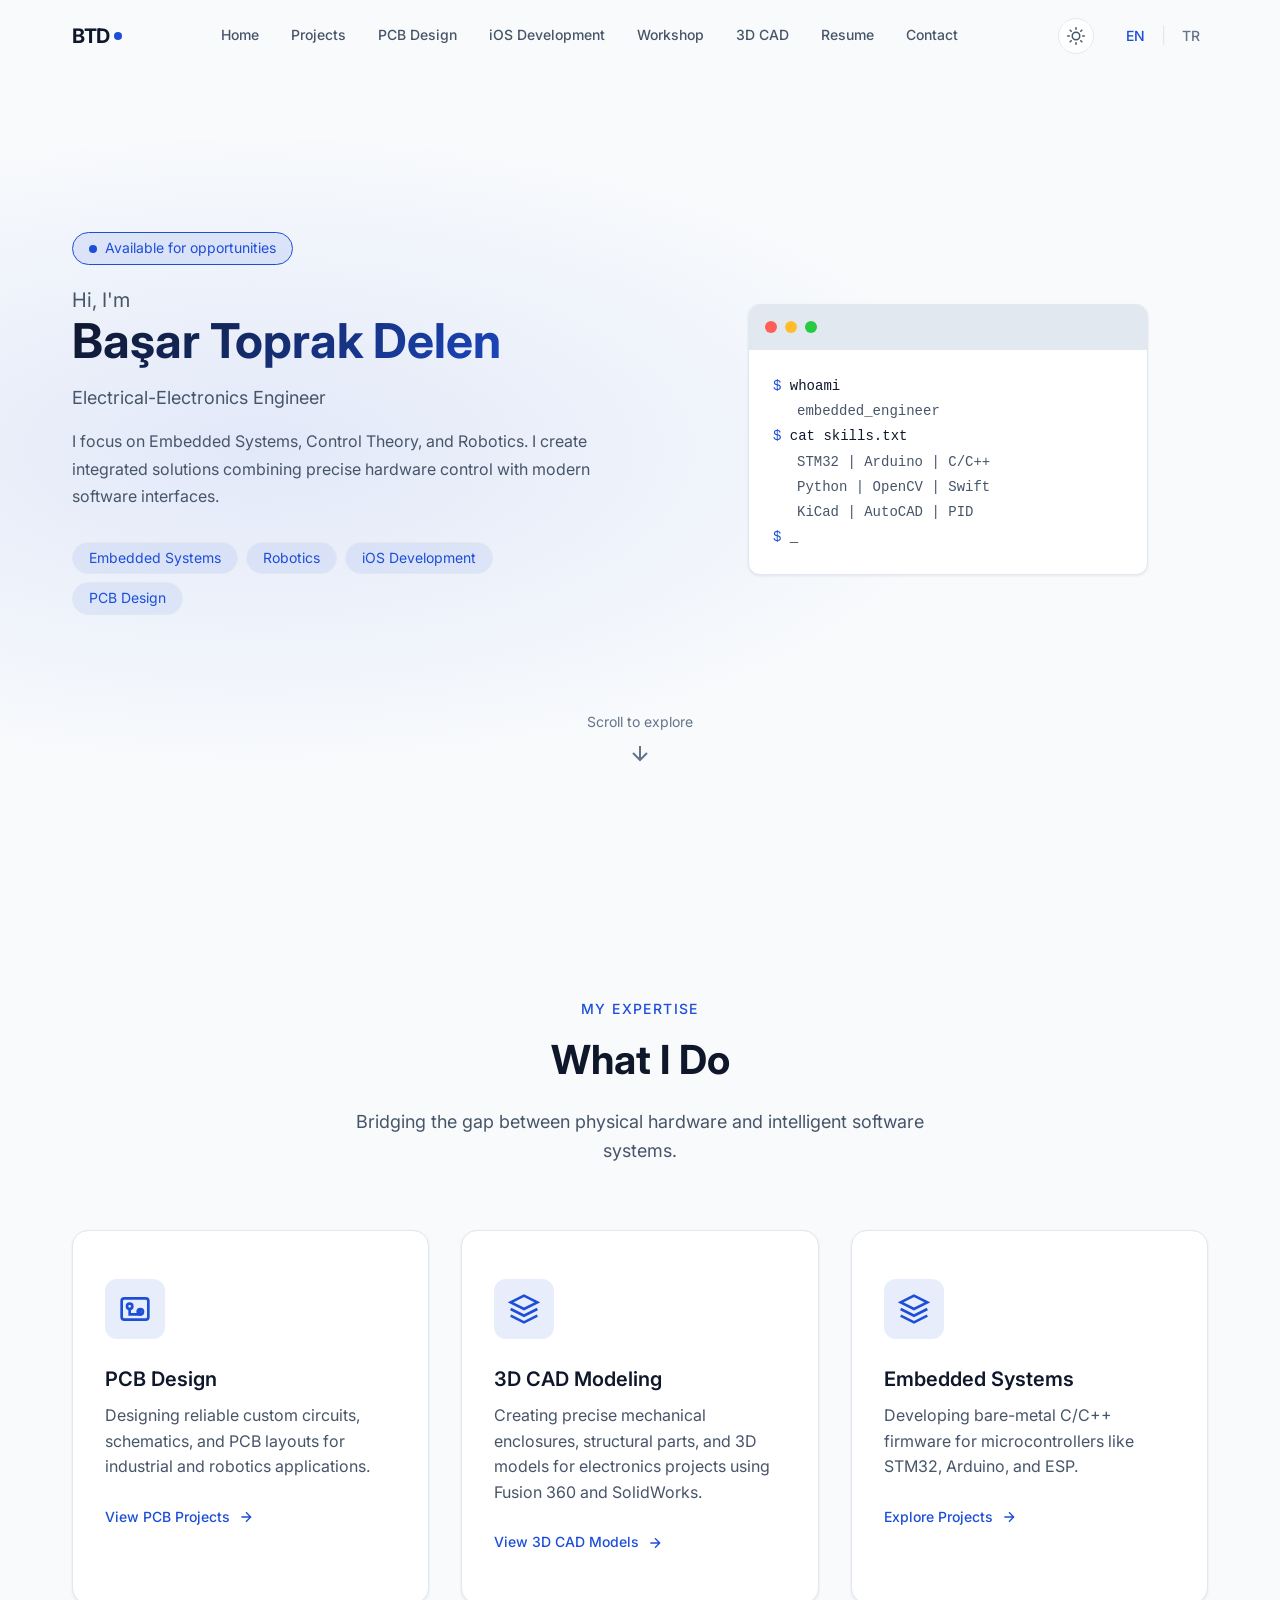
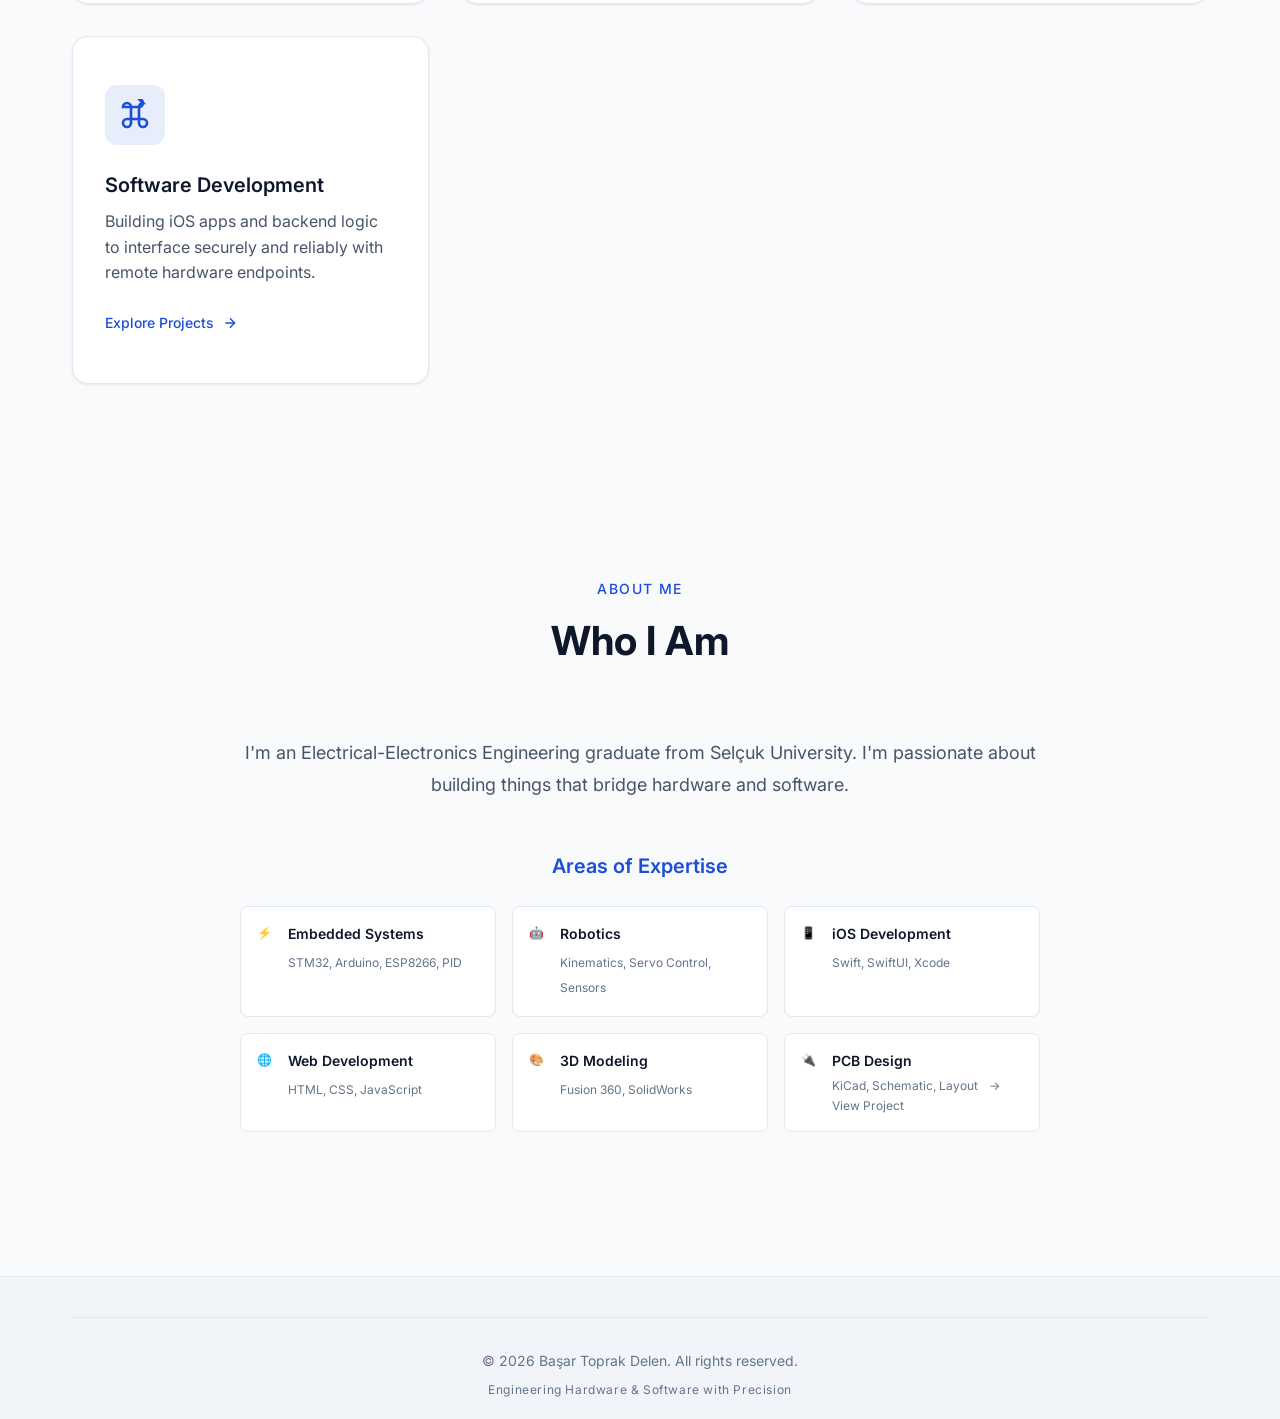
<file: index.html>
<!DOCTYPE html>
<html lang="en">

<head>
    <meta charset="UTF-8">
    <meta name="viewport" content="width=device-width, initial-scale=1.0">
    <meta name="description"
        content="Başar Toprak Delen - Electrical-Electronics Engineer specializing in Embedded Systems, Robotics, and iOS Development">
    <meta name="keywords" content="Embedded Systems, Robotics, iOS Development, STM32, Arduino, Swift, PCB Design">
    <meta name="author" content="Başar Toprak Delen">

    <title>Başar Toprak Delen | Embedded Systems & Robotics Engineer</title>

    <!-- Favicon -->
    <link rel="icon" type="image/svg+xml"
        href="data:image/svg+xml,<svg xmlns='http://www.w3.org/2000/svg' viewBox='0 0 100 100'><text y='.9em' font-size='90'>⚡</text></svg>">

    <!-- Google Fonts -->
    <link rel="preconnect" href="https://fonts.googleapis.com">
    <link rel="preconnect" href="https://fonts.gstatic.com" crossorigin>
    <link href="https://fonts.googleapis.com/css2?family=Inter:wght@300;400;500;600;700&display=swap" rel="stylesheet">

    <!-- Styles -->
    <link rel="stylesheet" href="styles.css">
</head>

<body>
    <!-- Header -->
    <header class="header" id="header">
        <div class="header-container">
            <a href="#" class="logo">
                <span class="logo-text">BTD</span>
                <span class="logo-dot"></span>
            </a>

            <nav class="nav">
                <a href="index.html" class="nav-link active" data-i18n="nav.home">Home</a>
                <a href="projects.html" class="nav-link" data-i18n="nav.projects">Projects</a>
                <a href="pcb-circuit-design.html" class="nav-link" data-i18n="nav.pcb">PCB Design</a>
                <a href="ios-development.html" class="nav-link" data-i18n="nav.ios">iOS Development</a>
                <a href="workshop.html" class="nav-link" data-i18n="nav.workshop">Workshop</a>
                <a href="3d-cad.html" class="nav-link" data-i18n="nav.cad">3D CAD</a>
                <a href="resume.html" class="nav-link" data-i18n="nav.resume">Resume</a>
                <a href="contact.html" class="nav-link" data-i18n="nav.contact">Contact</a>
            </nav>

            <div class="header-actions">
                <!-- Theme Toggle -->
                <button class="theme-toggle-btn" id="theme-toggle" aria-label="Toggle Dark/Light Mode">
                    <svg class="sun-icon" viewBox="0 0 24 24" style="display: none;">
                        <circle cx="12" cy="12" r="5"></circle>
                        <line x1="12" y1="1" x2="12" y2="3"></line>
                        <line x1="12" y1="21" x2="12" y2="23"></line>
                        <line x1="4.22" y1="4.22" x2="5.64" y2="5.64"></line>
                        <line x1="18.36" y1="18.36" x2="19.78" y2="19.78"></line>
                        <line x1="1" y1="12" x2="3" y2="12"></line>
                        <line x1="21" y1="12" x2="23" y2="12"></line>
                        <line x1="4.22" y1="19.78" x2="5.64" y2="18.36"></line>
                        <line x1="18.36" y1="5.64" x2="19.78" y2="4.22"></line>
                    </svg>
                    <svg class="moon-icon" viewBox="0 0 24 24">
                        <path d="M21 12.79A9 9 0 1 1 11.21 3 7 7 0 0 0 21 12.79z"></path>
                    </svg>
                </button>

                <!-- Language Toggle -->
                <div class="lang-toggle">
                    <button class="lang-btn active" data-lang="en">EN</button>
                    <span class="lang-divider">|</span>
                    <button class="lang-btn" data-lang="tr">TR</button>
                </div>

            </div>

            <!-- Mobile Menu Button -->
            <button class="mobile-menu-btn" id="mobile-menu-btn" aria-label="Toggle menu">
                <span></span>
                <span></span>
                <span></span>
            </button>
        </div>
    </header>

    <!-- Mobile Navigation -->
    <div class="mobile-nav" id="mobile-nav">
        <nav class="mobile-nav-links">
            <a href="index.html" class="mobile-nav-link active" data-i18n="nav.home">Home</a>
            <a href="projects.html" class="mobile-nav-link" data-i18n="nav.projects">Projects</a>
            <a href="pcb-circuit-design.html" class="mobile-nav-link" data-i18n="nav.pcb">PCB Design</a>
            <a href="ios-development.html" class="mobile-nav-link" data-i18n="nav.ios">iOS Development</a>
            <a href="workshop.html" class="mobile-nav-link" data-i18n="nav.workshop">Workshop</a>
            <a href="3d-cad.html" class="mobile-nav-link" data-i18n="nav.cad">3D CAD</a>
            <a href="resume.html" class="mobile-nav-link" data-i18n="nav.resume">Resume</a>
            <a href="contact.html" class="mobile-nav-link" data-i18n="nav.contact">Contact</a>
        </nav>
    </div>

    <!-- Hero Section -->
    <section class="hero" id="hero">
        <div class="hero-container">
            <div class="hero-content">
                <div class="hero-badge">
                    <span class="badge-dot"></span>
                    <span data-i18n="hero.badge">Available for opportunities</span>
                </div>

                <h1 class="hero-title">
                    <span data-i18n="hero.greeting">Hi, I'm</span>
                    <span class="hero-name">Başar Toprak Delen</span>
                </h1>

                <p class="hero-subtitle" data-i18n="hero.subtitle">
                    Electrical-Electronics Engineering Graduate
                </p>

                <p class="hero-description" data-i18n="hero.description">
                    I focus on Embedded Systems, Control Theory, and Robotics.
                    I create integrated solutions combining precise hardware control with modern software interfaces.
                </p>

                <div class="hero-tags">
                    <span class="tag">Embedded Systems</span>
                    <span class="tag">Robotics</span>
                    <span class="tag">iOS Development</span>
                    <span class="tag">PCB Design</span>
                </div>
            </div>

            <div class="hero-visual">
                <div class="hero-card">
                    <div class="card-glow"></div>
                    <div class="card-content">
                        <div class="terminal-header">
                            <span class="terminal-dot red"></span>
                            <span class="terminal-dot yellow"></span>
                            <span class="terminal-dot green"></span>
                        </div>
                        <div class="terminal-body">
                            <p><span class="terminal-prompt">$</span> <span class="terminal-cmd">whoami</span></p>
                            <p class="terminal-output">embedded_engineer</p>
                            <p><span class="terminal-prompt">$</span> <span class="terminal-cmd">cat skills.txt</span>
                            </p>
                            <p class="terminal-output">STM32 | Arduino | C/C++</p>
                            <p class="terminal-output">Python | OpenCV | Swift</p>
                            <p class="terminal-output">KiCad | AutoCAD | PID</p>
                            <p><span class="terminal-prompt">$</span> <span class="terminal-cursor">_</span></p>
                        </div>
                    </div>
                </div>
            </div>
        </div>

        <!-- Scroll Indicator -->
        <div class="scroll-indicator">
            <span data-i18n="hero.scroll">Scroll to explore</span>
            <div class="scroll-arrow">
                <svg width="24" height="24" viewBox="0 0 24 24" fill="none" stroke="currentColor" stroke-width="2">
                    <line x1="12" y1="5" x2="12" y2="19" />
                    <polyline points="19 12 12 19 5 12" />
                </svg>
            </div>
        </div>
    </section>

    <!-- What I Do Section -->
    <section class="what-i-do" id="services">
        <div class="section-container">
            <div class="section-header">
                <span class="section-label" data-i18n="services.label">My Expertise</span>
                <h2 class="section-title" data-i18n="services.title">What I Do</h2>
                <p class="section-description" data-i18n="services.desc">
                    Bridging the gap between physical hardware and intelligent software systems.
                </p>
            </div>

            <div class="services-grid">
                <!-- PCB Design -->
                <div class="service-card">
                    <div class="service-icon">
                        <svg viewBox="0 0 24 24" fill="none" stroke="currentColor" stroke-width="2">
                            <rect x="2" y="4" width="20" height="16" rx="2" />
                            <circle cx="8" cy="10" r="2" />
                            <circle cx="16" cy="14" r="2" />
                            <path d="M8 12v4h8v-4" />
                        </svg>
                    </div>
                    <h3 class="service-title" data-i18n="services.hw.title">PCB Design</h3>
                    <p class="service-desc" data-i18n="services.hw.desc">
                        Designing reliable custom circuits, schematics, and PCB layouts for industrial and robotics
                        applications.
                    </p>
                    <a href="pcb-circuit-design.html" class="service-link">
                        <span data-i18n="services.viewPcb">View PCB Projects</span>
                        <svg width="16" height="16" viewBox="0 0 24 24" fill="none" stroke="currentColor"
                            stroke-width="2">
                            <path d="M5 12h14M12 5l7 7-7 7" />
                        </svg>
                    </a>
                </div>

                <!-- 3D CAD Modeling -->
                <div class="service-card">
                    <div class="service-icon">
                        <svg viewBox="0 0 24 24" fill="none" stroke="currentColor" stroke-width="2">
                            <path d="M12 2L2 7l10 5 10-5-10-5z" />
                            <path d="M2 17l10 5 10-5" />
                            <path d="M2 12l10 5 10-5" />
                        </svg>
                    </div>
                    <h3 class="service-title" data-i18n="services.cad.title">3D CAD Modeling</h3>
                    <p class="service-desc" data-i18n="services.cad.desc">
                        Creating precise mechanical enclosures, structural parts, and 3D models for electronics projects
                        using Fusion 360 and SolidWorks.
                    </p>
                    <a href="3d-cad.html" class="service-link">
                        <span data-i18n="services.viewCad">View 3D CAD Models</span>
                        <svg width="16" height="16" viewBox="0 0 24 24" fill="none" stroke="currentColor"
                            stroke-width="2">
                            <path d="M5 12h14M12 5l7 7-7 7" />
                        </svg>
                    </a>
                </div>

                <!-- Embedded Systems -->
                <div class="service-card">
                    <div class="service-icon">
                        <svg viewBox="0 0 24 24" fill="none" stroke="currentColor" stroke-width="2">
                            <path d="M12 2L2 7l10 5 10-5-10-5zM2 17l10 5 10-5M2 12l10 5 10-5" />
                        </svg>
                    </div>
                    <h3 class="service-title" data-i18n="services.fw.title">Embedded Systems</h3>
                    <p class="service-desc" data-i18n="services.fw.desc">
                        Developing bare-metal C/C++ firmware for microcontrollers like STM32, Arduino, and ESP.
                    </p>
                    <a href="projects.html" class="service-link">
                        <span data-i18n="hero.cta.projects">Explore Projects</span>
                        <svg width="16" height="16" viewBox="0 0 24 24" fill="none" stroke="currentColor"
                            stroke-width="2">
                            <path d="M5 12h14M12 5l7 7-7 7" />
                        </svg>
                    </a>
                </div>

                <!-- Software Development -->
                <div class="service-card">
                    <div class="service-icon">
                        <svg viewBox="0 0 24 24" fill="none" stroke="currentColor" stroke-width="2">
                            <path
                                d="M18 3a3 3 0 0 0-3 3v12a3 3 0 0 0 3 3 3 3 0 0 0 3-3 3 3 0 0 0-3-3H6a3 3 0 0 0-3 3 3 3 0 0 0 3 3 3 3 0 0 0 3-3V6a3 3 0 0 0-3-3 3 3 0 0 0-3 3h12a3 3 0 0 0 3-3 3 3 0 0 0-3-3z" />
                        </svg>
                    </div>
                    <h3 class="service-title" data-i18n="services.sw.title">Software Development</h3>
                    <p class="service-desc" data-i18n="services.sw.desc">
                        Building iOS apps and backend logic to interface securely and reliably with remote hardware
                        endpoints.
                    </p>
                    <a href="ios-development.html" class="service-link">
                        <span data-i18n="hero.cta.projects">Explore Projects</span>
                        <svg width="16" height="16" viewBox="0 0 24 24" fill="none" stroke="currentColor"
                            stroke-width="2">
                            <path d="M5 12h14M12 5l7 7-7 7" />
                        </svg>
                    </a>
                </div>
            </div>
        </div>
    </section>



    <!-- About Section -->
    <section class="about-section" id="about">
        <div class="section-container">
            <div class="section-header">
                <span class="section-label" data-i18n="about.label">About Me</span>
                <h2 class="section-title" data-i18n="about.title">Who I Am</h2>
            </div>

            <div class="about-content">
                <div class="about-text">
                    <p class="about-bio" data-i18n="about.bio">
                        I'm an Electrical-Electronics Engineering graduate from Selçuk University. I'm passionate about
                        building things that bridge hardware and software.
                    </p>

                    <div class="about-skills">
                        <h3 data-i18n="about.skills.title">Areas of Expertise</h3>
                        <div class="skills-grid">
                            <div class="skill-item">
                                <span class="skill-icon">⚡</span>
                                <div>
                                    <strong data-i18n="about.skills.embedded">Embedded Systems</strong>
                                    <span>STM32, Arduino, ESP8266, PID</span>
                                </div>
                            </div>
                            <div class="skill-item">
                                <span class="skill-icon">🤖</span>
                                <div>
                                    <strong data-i18n="about.skills.robotics">Robotics</strong>
                                    <span>Kinematics, Servo Control, Sensors</span>
                                </div>
                            </div>
                            <div class="skill-item">
                                <span class="skill-icon">📱</span>
                                <div>
                                    <strong data-i18n="about.skills.ios">iOS Development</strong>
                                    <span>Swift, SwiftUI, Xcode</span>
                                </div>
                            </div>
                            <div class="skill-item">
                                <span class="skill-icon">🌐</span>
                                <div>
                                    <strong data-i18n="about.skills.web">Web Development</strong>
                                    <span>HTML, CSS, JavaScript</span>
                                </div>
                            </div>
                            <div class="skill-item">
                                <span class="skill-icon">🎨</span>
                                <div>
                                    <strong data-i18n="about.skills.cad">3D Modeling</strong>
                                    <span>Fusion 360, SolidWorks</span>
                                </div>
                            </div>
                            <div class="skill-item">
                                <a href="pcb-circuit-design.html"
                                    style="text-decoration: none; color: inherit; display: flex; align-items: flex-start; gap: 16px;">
                                    <span class="skill-icon">🔌</span>
                                    <div>
                                        <strong data-i18n="about.skills.pcb">PCB Design</strong>
                                        <span style="display: block; margin-top: 4px;">KiCad, Schematic, Layout <span
                                                style="color: var(--color-primary); font-size: 12px; margin-left: 8px;"
                                                data-i18n="about.skills.pcb.view">→
                                                View Project</span></span>
                                    </div>
                                </a>
                            </div>
                        </div>
                    </div>

                </div>
            </div>
        </div>
    </section>

    <!-- Footer -->
    <footer class="contact"
        style="padding: 40px 0 20px; text-align: center; border-top: 1px solid var(--color-border);">
        <div class="section-container">
            <div class="footer-bottom">
                <p class="copyright">© 2026 Başar Toprak Delen. <span data-i18n="footer.rights">All rights
                        reserved.</span></p>
                <p class="footer-tagline" data-i18n="footer.tagline">Engineering Hardware & Software with Precision</p>
            </div>
        </div>
    </footer>
    <!-- Scripts -->
    <script src="translations.js"></script>
    <script src="script.js"></script>
    <script>
        // Clean up empty section links since we are using multiple pages
        document.querySelectorAll('a[href^="#"]').forEach(link => {
            link.addEventListener('click', function (e) {
                if (this.getAttribute('href') !== '#') {
                    // Do not prevent default, let the smooth scrolling handle it 
                    // if the ID is on this specific page.
                }
            });
        });
    </script>
</body>

</html>
</file>
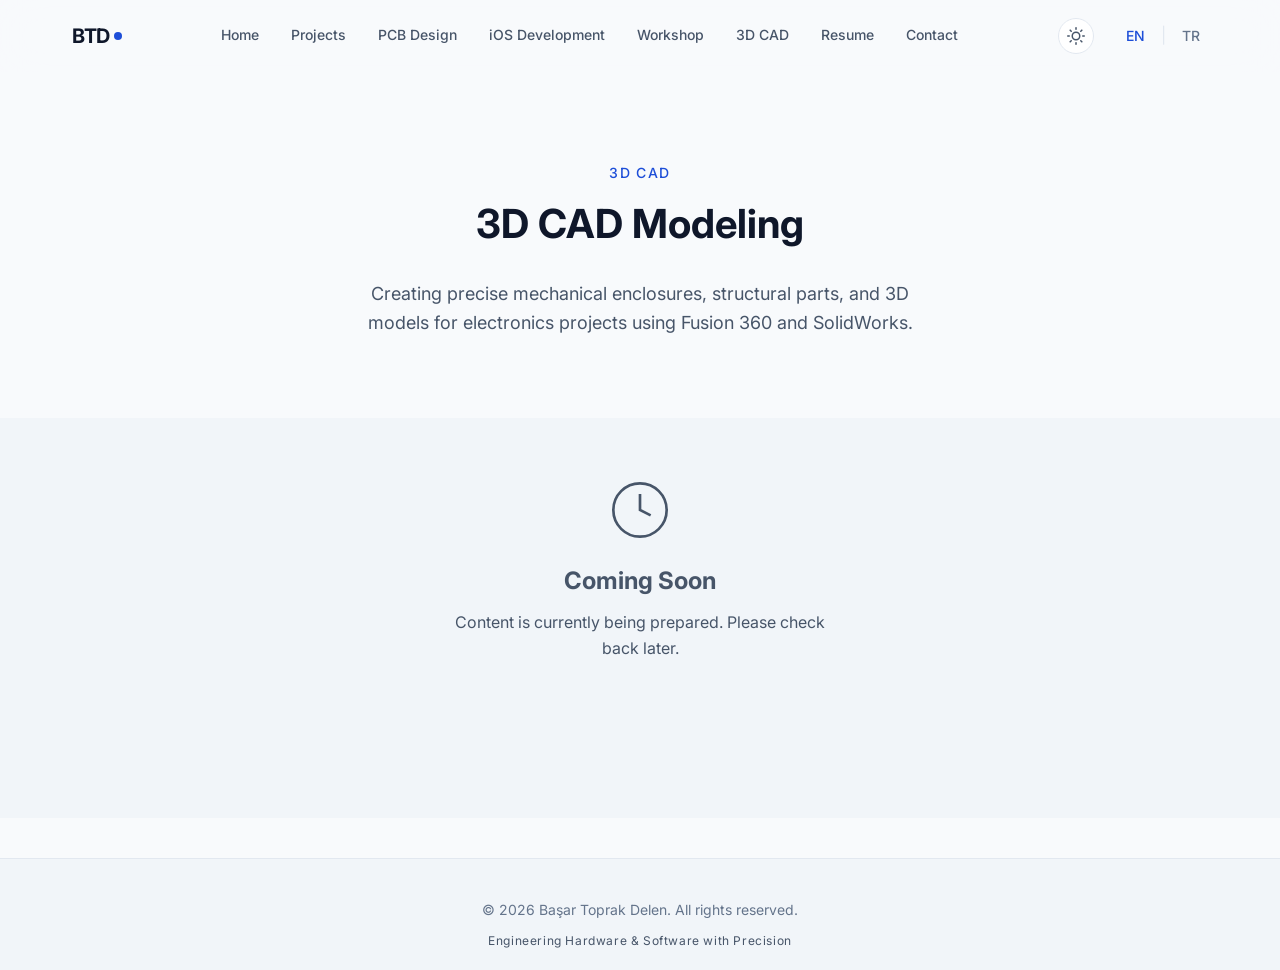
<file: 3d-cad.html>
<!DOCTYPE html>
<html lang="en">

<head>
    <meta charset="UTF-8">
    <meta name="viewport" content="width=device-width, initial-scale=1.0">
    <title>3D CAD | Başar Toprak Delen</title>
    <meta name="description" content="3D CAD Modeling projects of Başar Toprak Delen">

    <!-- OpenGraph SEO -->
    <meta property="og:title" content="3D CAD | Başar Toprak Delen">
    <meta property="og:description" content="3D CAD Modeling projects and designs.">
    <meta property="og:type" content="website">

    <!-- Favicon -->
    <link rel="icon" type="image/svg+xml"
        href="data:image/svg+xml,<svg xmlns='http://www.w3.org/2000/svg' viewBox='0 0 100 100'><text y='.9em' font-size='90'>⚡</text></svg>">

    <!-- Google Fonts -->
    <link rel="preconnect" href="https://fonts.googleapis.com">
    <link rel="preconnect" href="https://fonts.gstatic.com" crossorigin>
    <link href="https://fonts.googleapis.com/css2?family=Inter:wght@300;400;500;600;700&display=swap" rel="stylesheet">

    <!-- Styles -->
    <link rel="stylesheet" href="styles.css">
    <style>
        /* Projects Page Specific Styles */
        .projects-page-hero {
            padding: 160px 0 80px;
            text-align: center;
        }

        .filters {
            display: flex;
            justify-content: center;
            gap: 12px;
            margin-bottom: 40px;
            flex-wrap: wrap;
        }

        .filter-btn {
            background: var(--color-bg-light);
            border: 1px solid var(--color-border);
            color: var(--color-text-secondary);
            padding: 8px 16px;
            border-radius: 20px;
            cursor: pointer;
            transition: all 0.3s ease;
            font-family: inherit;
        }

        .filter-btn.active,
        .filter-btn:hover {
            background: var(--color-primary);
            color: #fff;
            border-color: var(--color-primary);
        }
    </style>
</head>

<body>
    <!-- Header -->
    <header class="header" id="header">
        <div class="header-container">
            <a href="index.html" class="logo">
                <span class="logo-text">BTD</span>
                <span class="logo-dot"></span>
            </a>

            <nav class="nav">
                <a href="index.html" class="nav-link" data-i18n="nav.home">Home</a>
                <a href="projects.html" class="nav-link" data-i18n="nav.projects">Projects</a>
                <a href="pcb-circuit-design.html" class="nav-link" data-i18n="nav.pcb">PCB Design</a>
                <a href="ios-development.html" class="nav-link" data-i18n="nav.ios">iOS Development</a>
                <a href="workshop.html" class="nav-link" data-i18n="nav.workshop">Workshop</a>
                <a href="3d-cad.html" class="nav-link active" data-i18n="nav.cad">3D CAD</a>
                <a href="resume.html" class="nav-link" data-i18n="nav.resume">Resume</a>
                <a href="contact.html" class="nav-link" data-i18n="nav.contact">Contact</a>
            </nav>

            <div class="header-actions">
                <!-- Theme Toggle -->
                <button class="theme-toggle-btn" id="theme-toggle" aria-label="Toggle Dark/Light Mode">
                    <svg class="sun-icon" viewBox="0 0 24 24" style="display: none;">
                        <circle cx="12" cy="12" r="5"></circle>
                        <line x1="12" y1="1" x2="12" y2="3"></line>
                        <line x1="12" y1="21" x2="12" y2="23"></line>
                        <line x1="4.22" y1="4.22" x2="5.64" y2="5.64"></line>
                        <line x1="18.36" y1="18.36" x2="19.78" y2="19.78"></line>
                        <line x1="1" y1="12" x2="3" y2="12"></line>
                        <line x1="21" y1="12" x2="23" y2="12"></line>
                        <line x1="4.22" y1="19.78" x2="5.64" y2="18.36"></line>
                        <line x1="18.36" y1="5.64" x2="19.78" y2="4.22"></line>
                    </svg>
                    <svg class="moon-icon" viewBox="0 0 24 24">
                        <path d="M21 12.79A9 9 0 1 1 11.21 3 7 7 0 0 0 21 12.79z"></path>
                    </svg>
                </button>

                <div class="lang-toggle">
                    <button class="lang-btn active" data-lang="en">EN</button>
                    <span class="lang-divider">|</span>
                    <button class="lang-btn" data-lang="tr">TR</button>
                </div>
            </div>

            <button class="mobile-menu-btn" id="mobile-menu-btn" aria-label="Toggle menu">
                <span></span>
                <span></span>
                <span></span>
            </button>
        </div>
    </header>

    <!-- Mobile Navigation -->
    <div class="mobile-nav" id="mobile-nav">
        <nav class="mobile-nav-links">
            <a href="index.html" class="mobile-nav-link" data-i18n="nav.home">Home</a>
            <a href="projects.html" class="mobile-nav-link" data-i18n="nav.projects">Projects</a>
            <a href="pcb-circuit-design.html" class="mobile-nav-link" data-i18n="nav.pcb">PCB Design</a>
            <a href="ios-development.html" class="mobile-nav-link" data-i18n="nav.ios">iOS Development</a>
            <a href="workshop.html" class="mobile-nav-link" data-i18n="nav.workshop">Workshop</a>
            <a href="3d-cad.html" class="mobile-nav-link active" data-i18n="nav.cad">3D CAD</a>
            <a href="resume.html" class="mobile-nav-link" data-i18n="nav.resume">Resume</a>
            <a href="contact.html" class="mobile-nav-link" data-i18n="nav.contact">Contact</a>
        </nav>
    </div>

    <main>
        <section class="projects-page-hero">
            <div class="section-container">
                <span class="section-label" data-i18n="nav.cad">3D CAD</span>
                <h1 class="section-title" data-i18n="services.cad.title" style="margin-bottom: 24px;">3D CAD Modeling</h1>
                <p class="section-description" data-i18n="services.cad.desc"
                    style="max-width: 600px; margin: 0 auto;">
                    Creating precise mechanical enclosures, structural parts, and 3D models for electronics projects.
                </p>
            </div>
        </section>

        <!-- Projects Section -->
        <section class="projects" id="projects" style="padding-top: 0;">
            <div class="section-container">


                <div
                    style="display: flex; flex-direction: column; align-items: center; justify-content: center; padding: 60px 0; color: var(--color-text-secondary); text-align: center;">
                    <svg width="64" height="64" viewBox="0 0 24 24" fill="none" stroke="currentColor" stroke-width="1"
                        style="margin-bottom: 20px;">
                        <circle cx="12" cy="12" r="10"></circle>
                        <polyline points="12 6 12 12 16 14"></polyline>
                    </svg>
                    <h2 data-i18n="projects.comingSoon" style="font-size: 24px; color: var(--color-text);">Coming Soon
                    </h2>
                    <p data-i18n="projects.comingSoon.desc" style="margin-top: 10px; max-width: 400px;">Content is currently being prepared. Please check back later.</p>
                </div>
            </div>
        </section>
    </main>

    <!-- Footer -->
    <footer class="contact"
        style="padding: 40px 0 20px; text-align: center; border-top: 1px solid var(--color-border); margin-top: 40px;">
        <div class="section-container">
            <p class="copyright">© 2026 Başar Toprak Delen. <span data-i18n="footer.rights">All rights reserved.</span>
            </p>
            <p class="footer-tagline" data-i18n="footer.tagline"
                style="margin-top: 10px; color: var(--color-text-secondary);">Engineering Hardware & Software with
                Precision</p>
        </div>
    </footer>

    <!-- Scripts -->
    <script src="translations.js"></script>
    <script src="script.js"></script>

</body>

</html>
</file>
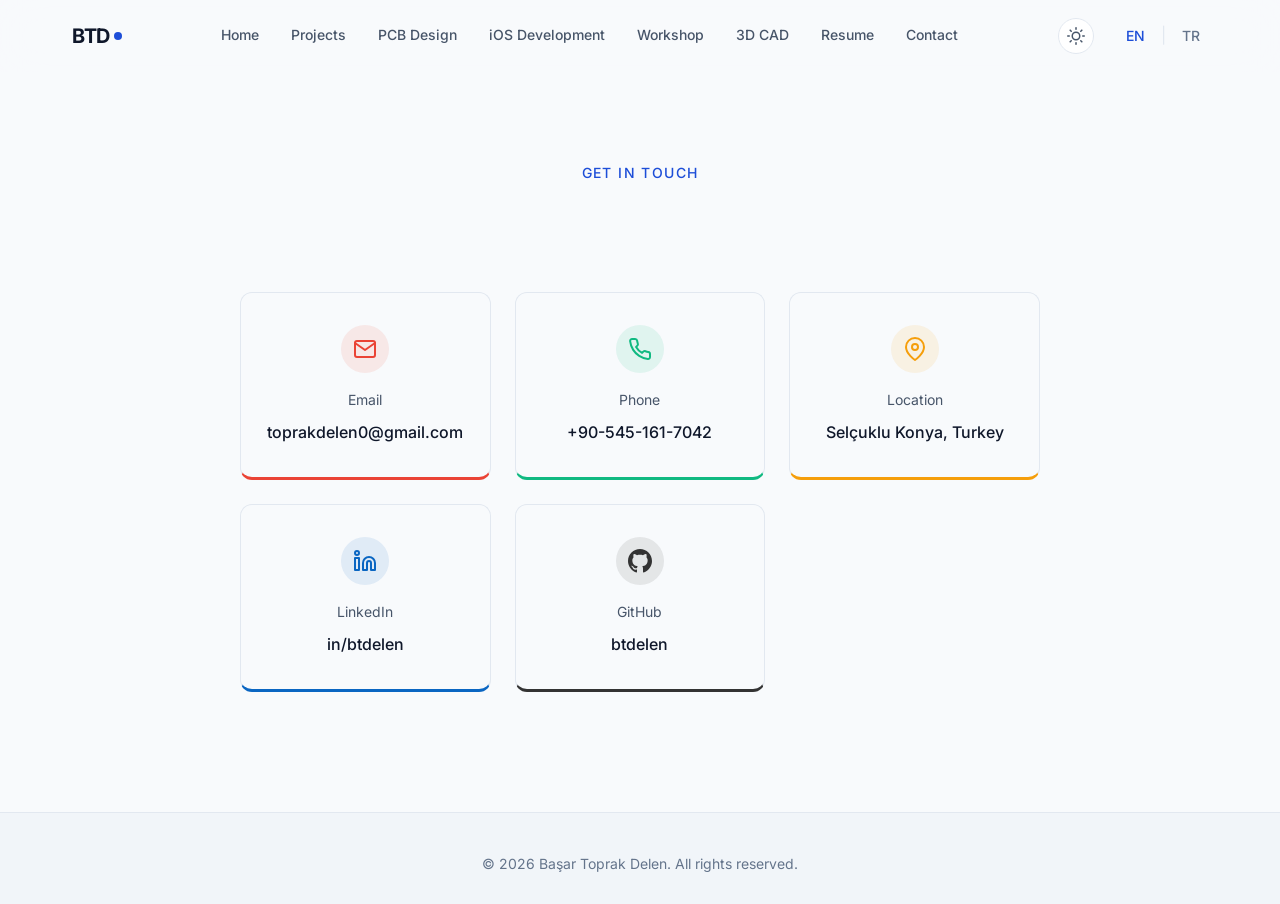
<file: contact.html>
<!DOCTYPE html>
<html lang="en">

<head>
    <meta charset="UTF-8">
    <meta name="viewport" content="width=device-width, initial-scale=1.0">
    <title>Contact | Başar Toprak Delen</title>
    <meta name="description"
        content="Contact Başar Toprak Delen for embedded systems and electrical engineering opportunities.">

    <link rel="icon" type="image/svg+xml"
        href="data:image/svg+xml,<svg xmlns='http://www.w3.org/2000/svg' viewBox='0 0 100 100'><text y='.9em' font-size='90'>⚡</text></svg>">
    <link rel="preconnect" href="https://fonts.googleapis.com">
    <link rel="preconnect" href="https://fonts.gstatic.com" crossorigin>
    <link href="https://fonts.googleapis.com/css2?family=Inter:wght@300;400;500;600;700&display=swap" rel="stylesheet">

    <link rel="stylesheet" href="styles.css">

    <style>
        .contact-page-hero {
            padding: 160px 0 60px;
            text-align: center;
        }

        .contact-container {
            max-width: 800px;
            margin: 0 auto;
        }

        .contact-grid {
            display: grid;
            grid-template-columns: repeat(auto-fit, minmax(240px, 1fr));
            gap: 24px;
            margin-top: 40px;
        }

        .contact-card {
            background: var(--color-bg-light);
            padding: 32px 24px;
            border-radius: 12px;
            text-align: center;
            border: 1px solid var(--color-border);
            transition: transform 0.3s ease, box-shadow 0.3s ease;
        }

        .contact-card:hover {
            transform: translateY(-5px);
            box-shadow: 0 10px 30px rgba(0, 0, 0, 0.2);
            border-color: var(--color-primary);
        }

        .contact-icon {
            width: 48px;
            height: 48px;
            border-radius: 50%;
            background: rgba(var(--card-color-rgb, var(--color-primary-rgb)), 0.1);
            color: var(--card-color, var(--color-primary));
            display: flex;
            align-items: center;
            justify-content: center;
            margin: 0 auto 16px;
            transition: all 0.3s ease;
        }

        .contact-card:hover .contact-icon {
            background: var(--card-color, var(--color-primary));
            color: #fff;
        }

        .contact-label {
            font-size: 14px;
            color: var(--color-text-secondary);
            margin-bottom: 8px;
            display: block;
        }

        .contact-value {
            font-size: 16px;
            font-weight: 500;
            color: var(--color-text);
            text-decoration: none;
            word-break: break-all;
        }
    </style>
</head>

<body>
    <!-- Header -->
    <header class="header" id="header">
        <div class="header-container">
            <a href="index.html" class="logo">
                <span class="logo-text">BTD</span>
                <span class="logo-dot"></span>
            </a>

            <nav class="nav">
                <a href="index.html" class="nav-link" data-i18n="nav.home">Home</a>
                <a href="projects.html" class="nav-link" data-i18n="nav.projects">Projects</a>
                <a href="pcb-circuit-design.html" class="nav-link" data-i18n="nav.pcb">PCB Design</a>
                <a href="ios-development.html" class="nav-link" data-i18n="nav.ios">iOS Development</a>
                <a href="workshop.html" class="nav-link" data-i18n="nav.workshop">Workshop</a>
                <a href="3d-cad.html" class="nav-link" data-i18n="nav.cad">3D CAD</a>
                <a href="resume.html" class="nav-link" data-i18n="nav.resume">Resume</a>
                <a href="contact.html" class="nav-link active" data-i18n="nav.contact">Contact</a>
            </nav>

            <div class="header-actions">
                <!-- Theme Toggle -->
                <button class="theme-toggle-btn" id="theme-toggle" aria-label="Toggle Dark/Light Mode">
                    <svg class="sun-icon" viewBox="0 0 24 24" style="display: none;">
                        <circle cx="12" cy="12" r="5"></circle>
                        <line x1="12" y1="1" x2="12" y2="3"></line>
                        <line x1="12" y1="21" x2="12" y2="23"></line>
                        <line x1="4.22" y1="4.22" x2="5.64" y2="5.64"></line>
                        <line x1="18.36" y1="18.36" x2="19.78" y2="19.78"></line>
                        <line x1="1" y1="12" x2="3" y2="12"></line>
                        <line x1="21" y1="12" x2="23" y2="12"></line>
                        <line x1="4.22" y1="19.78" x2="5.64" y2="18.36"></line>
                        <line x1="18.36" y1="5.64" x2="19.78" y2="4.22"></line>
                    </svg>
                    <svg class="moon-icon" viewBox="0 0 24 24">
                        <path d="M21 12.79A9 9 0 1 1 11.21 3 7 7 0 0 0 21 12.79z"></path>
                    </svg>
                </button>

                <div class="lang-toggle">
                    <button class="lang-btn active" data-lang="en">EN</button>
                    <span class="lang-divider">|</span>
                    <button class="lang-btn" data-lang="tr">TR</button>
                </div>
            </div>

            <button class="mobile-menu-btn" id="mobile-menu-btn" aria-label="Toggle menu">
                <span></span>
                <span></span>
                <span></span>
            </button>
        </div>
    </header>

    <!-- Mobile Navigation -->
    <div class="mobile-nav" id="mobile-nav">
        <nav class="mobile-nav-links">
            <a href="index.html" class="mobile-nav-link" data-i18n="nav.home">Home</a>
            <a href="projects.html" class="mobile-nav-link" data-i18n="nav.projects">Projects</a>
            <a href="pcb-circuit-design.html" class="mobile-nav-link" data-i18n="nav.pcb">PCB Design</a>
            <a href="ios-development.html" class="mobile-nav-link" data-i18n="nav.ios">iOS Development</a>
            <a href="workshop.html" class="mobile-nav-link" data-i18n="nav.workshop">Workshop</a>
            <a href="3d-cad.html" class="mobile-nav-link" data-i18n="nav.cad">3D CAD</a>
            <a href="resume.html" class="mobile-nav-link" data-i18n="nav.resume">Resume</a>
            <a href="contact.html" class="mobile-nav-link active" data-i18n="nav.contact">Contact</a>
        </nav>
    </div>

    <main>
        <section class="contact-page-hero">
            <div class="section-container">
                <span class="section-label" data-i18n="contact.label">Get In Touch</span>
            </div>
        </section>

        <section class="contact-section" style="padding-top: 0; padding-bottom: 120px;">
            <div class="section-container">
                <div class="contact-container">
                    <div class="contact-grid">

                        <!-- Email -->
                        <a href="mailto:toprakdelen0@gmail.com" class="contact-card"
                            style="border-bottom: 3px solid #EA4335; --card-color: #EA4335; --card-color-rgb: 234, 67, 53;">
                            <div class="contact-icon">
                                <svg width="24" height="24" viewBox="0 0 24 24" fill="none" stroke="currentColor"
                                    stroke-width="2" stroke-linecap="round" stroke-linejoin="round">
                                    <path
                                        d="M4 4h16c1.1 0 2 .9 2 2v12c0 1.1-.9 2-2 2H4c-1.1 0-2-.9-2-2V6c0-1.1.9-2 2-2z">
                                    </path>
                                    <polyline points="22,6 12,13 2,6"></polyline>
                                </svg>
                            </div>
                            <span class="contact-label" data-i18n="contact.email">Email</span>
                            <span class="contact-value">toprakdelen0@gmail.com</span>
                        </a>

                        <!-- Phone -->
                        <a href="tel:+905451617042" class="contact-card"
                            style="border-bottom: 3px solid #10b981; --card-color: #10b981; --card-color-rgb: 16, 185, 129;">
                            <div class="contact-icon">
                                <svg width="24" height="24" viewBox="0 0 24 24" fill="none" stroke="currentColor"
                                    stroke-width="2" stroke-linecap="round" stroke-linejoin="round">
                                    <path
                                        d="M22 16.92v3a2 2 0 0 1-2.18 2 19.79 19.79 0 0 1-8.63-3.07 19.5 19.5 0 0 1-6-6 19.79 19.79 0 0 1-3.07-8.67A2 2 0 0 1 4.11 2h3a2 2 0 0 1 2 1.72 12.84 12.84 0 0 0 .7 2.81 2 2 0 0 1-.45 2.11L8.09 9.91a16 16 0 0 0 6 6l1.27-1.27a2 2 0 0 1 2.11-.45 12.84 12.84 0 0 0 2.81.7A2 2 0 0 1 22 16.92z">
                                    </path>
                                </svg>
                            </div>
                            <span class="contact-label" data-i18n="contact.phone">Phone</span>
                            <span class="contact-value">+90-545-161-7042</span>
                        </a>

                        <!-- Location -->
                        <div class="contact-card"
                            style="border-bottom: 3px solid #F59E0B; --card-color: #F59E0B; --card-color-rgb: 245, 158, 11;">
                            <div class="contact-icon">
                                <svg width="24" height="24" viewBox="0 0 24 24" fill="none" stroke="currentColor"
                                    stroke-width="2" stroke-linecap="round" stroke-linejoin="round">
                                    <path d="M21 10c0 7-9 13-9 13s-9-6-9-13a9 9 0 0 1 18 0z"></path>
                                    <circle cx="12" cy="10" r="3"></circle>
                                </svg>
                            </div>
                            <span class="contact-label" data-i18n="contact.location">Location</span>
                            <span class="contact-value" data-i18n="contact.location.value">Selçuklu Konya, Turkey</span>
                        </div>

                        <!-- LinkedIn -->
                        <a href="https://linkedin.com/in/btdelen" target="_blank" rel="noopener" class="contact-card"
                            style="border-bottom: 3px solid #0a66c2; --card-color: #0a66c2; --card-color-rgb: 10, 102, 194;">
                            <div class="contact-icon">
                                <svg width="24" height="24" viewBox="0 0 24 24" fill="none" stroke="currentColor"
                                    stroke-width="2" stroke-linecap="round" stroke-linejoin="round">
                                    <path
                                        d="M16 8a6 6 0 0 1 6 6v7h-4v-7a2 2 0 0 0-2-2 2 2 0 0 0-2 2v7h-4v-7a6 6 0 0 1 6-6z">
                                    </path>
                                    <rect x="2" y="9" width="4" height="12"></rect>
                                    <circle cx="4" cy="4" r="2"></circle>
                                </svg>
                            </div>
                            <span class="contact-label" data-i18n="contact.linkedin">LinkedIn</span>
                            <span class="contact-value">in/btdelen</span>
                        </a>

                        <!-- GitHub -->
                        <a href="https://github.com/btdelen" target="_blank" rel="noopener" class="contact-card"
                            style="border-bottom: 3px solid #333; --card-color: #333; --card-color-rgb: 51, 51, 51;">
                            <div class="contact-icon">
                                <svg width="24" height="24" viewBox="0 0 24 24" fill="currentColor" stroke="none">
                                    <path
                                        d="M12 0c-6.626 0-12 5.373-12 12 0 5.302 3.438 9.8 8.207 11.387.599.111.793-.261.793-.577v-2.234c-3.338.726-4.033-1.416-4.033-1.416-.546-1.387-1.333-1.756-1.333-1.756-1.089-.745.083-.729.083-.729 1.205.084 1.839 1.237 1.839 1.237 1.07 1.834 2.807 1.304 3.492.997.107-.775.418-1.305.762-1.604-2.665-.305-5.467-1.334-5.467-5.931 0-1.311.469-2.381 1.236-3.221-.124-.303-.535-1.524.117-3.176 0 0 1.008-.322 3.301 1.23.957-.266 1.983-.399 3.003-.404 1.02.005 2.047.138 3.006.404 2.291-1.552 3.297-1.23 3.297-1.23.653 1.653.242 2.874.118 3.176.77.84 1.235 1.911 1.235 3.221 0 4.609-2.807 5.624-5.479 5.921.43.372.823 1.102.823 2.222v3.293c0 .319.192.694.801.576 4.765-1.589 8.199-6.086 8.199-11.386 0-6.627-5.373-12-12-12z">
                                    </path>
                                </svg>
                            </div>
                            <span class="contact-label" data-i18n="contact.github">GitHub</span>
                            <span class="contact-value">btdelen</span>
                        </a>

                    </div>
                </div>
            </div>
        </section>
    </main>

    <!-- Footer -->
    <footer class="contact"
        style="padding: 40px 0 20px; text-align: center; border-top: 1px solid var(--color-border);">
        <div class="section-container">
            <p class="copyright">© 2026 Başar Toprak Delen. <span data-i18n="footer.rights">All rights reserved.</span>
            </p>
        </div>
    </footer>

    <!-- Scripts -->
    <script src="translations.js"></script>
    <script src="script.js"></script>
</body>

</html>
</file>
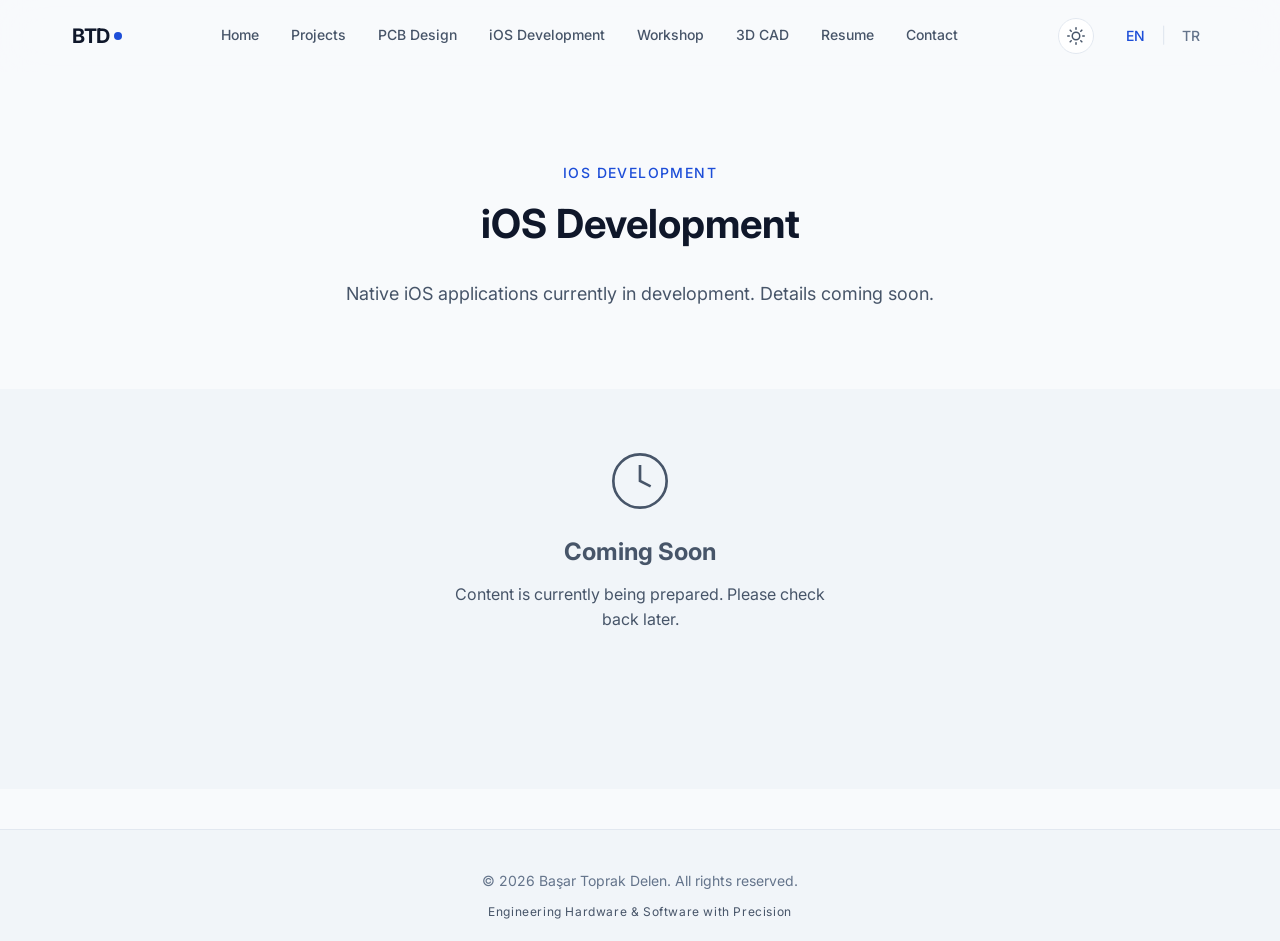
<file: ios-development.html>
<!DOCTYPE html>
<html lang="en">

<head>
    <meta charset="UTF-8">
    <meta name="viewport" content="width=device-width, initial-scale=1.0">
    <title>Projects | Başar Toprak Delen</title>
    <meta name="description" content="Portfolio projects of Başar Toprak Delen - Embedded Systems & Robotics Engineer">

    <!-- OpenGraph SEO -->
    <meta property="og:title" content="Projects | Başar Toprak Delen">
    <meta property="og:description" content="Explore my embedded systems, robotics, and PCB design projects.">
    <meta property="og:type" content="website">

    <!-- Favicon -->
    <link rel="icon" type="image/svg+xml"
        href="data:image/svg+xml,<svg xmlns='http://www.w3.org/2000/svg' viewBox='0 0 100 100'><text y='.9em' font-size='90'>⚡</text></svg>">

    <!-- Google Fonts -->
    <link rel="preconnect" href="https://fonts.googleapis.com">
    <link rel="preconnect" href="https://fonts.gstatic.com" crossorigin>
    <link href="https://fonts.googleapis.com/css2?family=Inter:wght@300;400;500;600;700&display=swap" rel="stylesheet">

    <!-- Styles -->
    <link rel="stylesheet" href="styles.css">
    <style>
        /* Projects Page Specific Styles */
        .projects-page-hero {
            padding: 160px 0 80px;
            text-align: center;
        }

        .filters {
            display: flex;
            justify-content: center;
            gap: 12px;
            margin-bottom: 40px;
            flex-wrap: wrap;
        }

        .filter-btn {
            background: var(--color-bg-light);
            border: 1px solid var(--color-border);
            color: var(--color-text-secondary);
            padding: 8px 16px;
            border-radius: 20px;
            cursor: pointer;
            transition: all 0.3s ease;
            font-family: inherit;
        }

        .filter-btn.active,
        .filter-btn:hover {
            background: var(--color-primary);
            color: #fff;
            border-color: var(--color-primary);
        }
    </style>
</head>

<body>
    <!-- Header -->
    <header class="header" id="header">
        <div class="header-container">
            <a href="index.html" class="logo">
                <span class="logo-text">BTD</span>
                <span class="logo-dot"></span>
            </a>

            <nav class="nav">
                <a href="index.html" class="nav-link" data-i18n="nav.home">Home</a>
                <a href="projects.html" class="nav-link" data-i18n="nav.projects">Projects</a>
                <a href="pcb-circuit-design.html" class="nav-link" data-i18n="nav.pcb">PCB Design</a>
                <a href="ios-development.html" class="nav-link active" data-i18n="nav.ios">iOS Development</a>
                <a href="workshop.html" class="nav-link" data-i18n="nav.workshop">Workshop</a>
                <a href="3d-cad.html" class="nav-link" data-i18n="nav.cad">3D CAD</a>
                <a href="resume.html" class="nav-link" data-i18n="nav.resume">Resume</a>
                <a href="contact.html" class="nav-link" data-i18n="nav.contact">Contact</a>
            </nav>

            <div class="header-actions">
                <!-- Theme Toggle -->
                <button class="theme-toggle-btn" id="theme-toggle" aria-label="Toggle Dark/Light Mode">
                    <svg class="sun-icon" viewBox="0 0 24 24" style="display: none;">
                        <circle cx="12" cy="12" r="5"></circle>
                        <line x1="12" y1="1" x2="12" y2="3"></line>
                        <line x1="12" y1="21" x2="12" y2="23"></line>
                        <line x1="4.22" y1="4.22" x2="5.64" y2="5.64"></line>
                        <line x1="18.36" y1="18.36" x2="19.78" y2="19.78"></line>
                        <line x1="1" y1="12" x2="3" y2="12"></line>
                        <line x1="21" y1="12" x2="23" y2="12"></line>
                        <line x1="4.22" y1="19.78" x2="5.64" y2="18.36"></line>
                        <line x1="18.36" y1="5.64" x2="19.78" y2="4.22"></line>
                    </svg>
                    <svg class="moon-icon" viewBox="0 0 24 24">
                        <path d="M21 12.79A9 9 0 1 1 11.21 3 7 7 0 0 0 21 12.79z"></path>
                    </svg>
                </button>

                <div class="lang-toggle">
                    <button class="lang-btn active" data-lang="en">EN</button>
                    <span class="lang-divider">|</span>
                    <button class="lang-btn" data-lang="tr">TR</button>
                </div>
            </div>

            <button class="mobile-menu-btn" id="mobile-menu-btn" aria-label="Toggle menu">
                <span></span>
                <span></span>
                <span></span>
            </button>
        </div>
    </header>

    <!-- Mobile Navigation -->
    <div class="mobile-nav" id="mobile-nav">
        <nav class="mobile-nav-links">
            <a href="index.html" class="mobile-nav-link" data-i18n="nav.home">Home</a>
            <a href="projects.html" class="mobile-nav-link" data-i18n="nav.projects">Projects</a>
            <a href="pcb-circuit-design.html" class="mobile-nav-link" data-i18n="nav.pcb">PCB Design</a>
            <a href="ios-development.html" class="mobile-nav-link active" data-i18n="nav.ios">iOS Development</a>
            <a href="workshop.html" class="mobile-nav-link" data-i18n="nav.workshop">Workshop</a>
            <a href="3d-cad.html" class="mobile-nav-link" data-i18n="nav.cad">3D CAD</a>
            <a href="resume.html" class="mobile-nav-link" data-i18n="nav.resume">Resume</a>
            <a href="contact.html" class="mobile-nav-link" data-i18n="nav.contact">Contact</a>
        </nav>
    </div>

    <main>
        <section class="projects-page-hero">
            <div class="section-container">
                <span class="section-label" data-i18n="nav.ios">iOS Development</span>
                <h1 class="section-title" data-i18n="about.skills.ios" style="margin-bottom: 24px;">iOS Development</h1>
                <p class="section-description" data-i18n="projects.ios.description"
                    style="max-width: 600px; margin: 0 auto;">
                    Native iOS applications bridging mobile and embedded hardware.
                </p>
            </div>
        </section>

        <!-- Projects Section -->
        <section class="projects" id="projects" style="padding-top: 0;">
            <div class="section-container">


                <div
                    style="display: flex; flex-direction: column; align-items: center; justify-content: center; padding: 60px 0; color: var(--color-text-secondary); text-align: center;">
                    <svg width="64" height="64" viewBox="0 0 24 24" fill="none" stroke="currentColor" stroke-width="1"
                        style="margin-bottom: 20px;">
                        <circle cx="12" cy="12" r="10"></circle>
                        <polyline points="12 6 12 12 16 14"></polyline>
                    </svg>
                    <h2 data-i18n="projects.comingSoon" style="font-size: 24px; color: var(--color-text);">Coming Soon
                    </h2>
                    <p data-i18n="projects.comingSoon.desc" style="margin-top: 10px; max-width: 400px;">Content is currently being prepared. Please check back later.</p>
                </div>
            </div>
        </section>
    </main>

    <!-- Footer -->
    <footer class="contact"
        style="padding: 40px 0 20px; text-align: center; border-top: 1px solid var(--color-border); margin-top: 40px;">
        <div class="section-container">
            <p class="copyright">© 2026 Başar Toprak Delen. <span data-i18n="footer.rights">All rights reserved.</span>
            </p>
            <p class="footer-tagline" data-i18n="footer.tagline"
                style="margin-top: 10px; color: var(--color-text-secondary);">Engineering Hardware & Software with
                Precision</p>
        </div>
    </footer>

    <!-- Scripts -->
    <script src="translations.js"></script>
    <script src="script.js"></script>

</body>

</html>
</file>
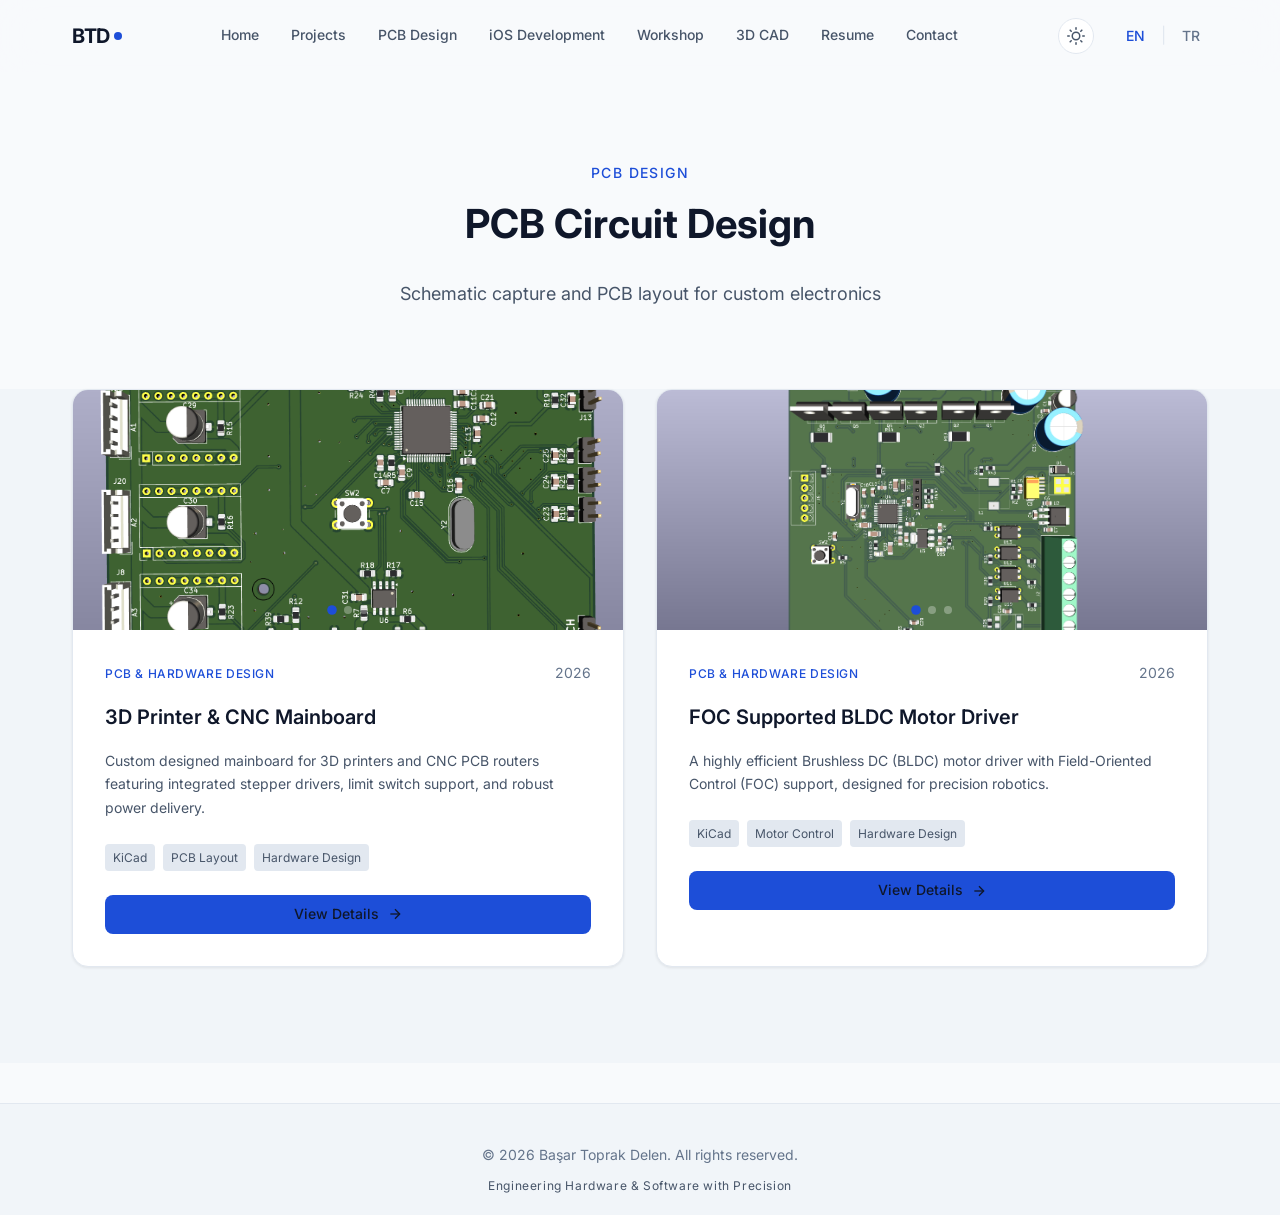
<file: pcb-circuit-design.html>
<!DOCTYPE html>
<html lang="en">

<head>
    <meta charset="UTF-8">
    <meta name="viewport" content="width=device-width, initial-scale=1.0">
    <title>Projects | Başar Toprak Delen</title>
    <meta name="description" content="Portfolio projects of Başar Toprak Delen - Embedded Systems & Robotics Engineer">

    <!-- OpenGraph SEO -->
    <meta property="og:title" content="Projects | Başar Toprak Delen">
    <meta property="og:description" content="Explore my embedded systems, robotics, and PCB design projects.">
    <meta property="og:type" content="website">

    <!-- Favicon -->
    <link rel="icon" type="image/svg+xml"
        href="data:image/svg+xml,<svg xmlns='http://www.w3.org/2000/svg' viewBox='0 0 100 100'><text y='.9em' font-size='90'>⚡</text></svg>">

    <!-- Google Fonts -->
    <link rel="preconnect" href="https://fonts.googleapis.com">
    <link rel="preconnect" href="https://fonts.gstatic.com" crossorigin>
    <link href="https://fonts.googleapis.com/css2?family=Inter:wght@300;400;500;600;700&display=swap" rel="stylesheet">

    <!-- Styles -->
    <link rel="stylesheet" href="styles.css">
    <style>
        /* Projects Page Specific Styles */
        .projects-page-hero {
            padding: 160px 0 80px;
            text-align: center;
        }

        .filters {
            display: flex;
            justify-content: center;
            gap: 12px;
            margin-bottom: 40px;
            flex-wrap: wrap;
        }

        .filter-btn {
            background: var(--color-bg-light);
            border: 1px solid var(--color-border);
            color: var(--color-text-secondary);
            padding: 8px 16px;
            border-radius: 20px;
            cursor: pointer;
            transition: all 0.3s ease;
            font-family: inherit;
        }

        .filter-btn.active,
        .filter-btn:hover {
            background: var(--color-primary);
            color: #fff;
            border-color: var(--color-primary);
        }
    </style>
</head>

<body>
    <!-- Header -->
    <header class="header" id="header">
        <div class="header-container">
            <a href="index.html" class="logo">
                <span class="logo-text">BTD</span>
                <span class="logo-dot"></span>
            </a>

            <nav class="nav">
                <a href="index.html" class="nav-link" data-i18n="nav.home">Home</a>
                <a href="projects.html" class="nav-link" data-i18n="nav.projects">Projects</a>
                <a href="pcb-circuit-design.html" class="nav-link" data-i18n="nav.pcb">PCB Design</a>
                <a href="ios-development.html" class="nav-link" data-i18n="nav.ios">iOS Development</a>
                <a href="workshop.html" class="nav-link" data-i18n="nav.workshop">Workshop</a>
                <a href="3d-cad.html" class="nav-link" data-i18n="nav.cad">3D CAD</a>
                <a href="resume.html" class="nav-link" data-i18n="nav.resume">Resume</a>
                <a href="contact.html" class="nav-link" data-i18n="nav.contact">Contact</a>
            </nav>

            <div class="header-actions">
                <!-- Theme Toggle -->
                <button class="theme-toggle-btn" id="theme-toggle" aria-label="Toggle Dark/Light Mode">
                    <svg class="sun-icon" viewBox="0 0 24 24" style="display: none;">
                        <circle cx="12" cy="12" r="5"></circle>
                        <line x1="12" y1="1" x2="12" y2="3"></line>
                        <line x1="12" y1="21" x2="12" y2="23"></line>
                        <line x1="4.22" y1="4.22" x2="5.64" y2="5.64"></line>
                        <line x1="18.36" y1="18.36" x2="19.78" y2="19.78"></line>
                        <line x1="1" y1="12" x2="3" y2="12"></line>
                        <line x1="21" y1="12" x2="23" y2="12"></line>
                        <line x1="4.22" y1="19.78" x2="5.64" y2="18.36"></line>
                        <line x1="18.36" y1="5.64" x2="19.78" y2="4.22"></line>
                    </svg>
                    <svg class="moon-icon" viewBox="0 0 24 24">
                        <path d="M21 12.79A9 9 0 1 1 11.21 3 7 7 0 0 0 21 12.79z"></path>
                    </svg>
                </button>

                <div class="lang-toggle">
                    <button class="lang-btn active" data-lang="en">EN</button>
                    <span class="lang-divider">|</span>
                    <button class="lang-btn" data-lang="tr">TR</button>
                </div>
            </div>

            <button class="mobile-menu-btn" id="mobile-menu-btn" aria-label="Toggle menu">
                <span></span>
                <span></span>
                <span></span>
            </button>
        </div>
    </header>

    <!-- Mobile Navigation -->
    <div class="mobile-nav" id="mobile-nav">
        <nav class="mobile-nav-links">
            <a href="index.html" class="mobile-nav-link" data-i18n="nav.home">Home</a>
            <a href="projects.html" class="mobile-nav-link" data-i18n="nav.projects">Projects</a>
            <a href="pcb-circuit-design.html" class="mobile-nav-link" data-i18n="nav.pcb">PCB Design</a>
            <a href="ios-development.html" class="mobile-nav-link" data-i18n="nav.ios">iOS Development</a>
            <a href="workshop.html" class="mobile-nav-link" data-i18n="nav.workshop">Workshop</a>
            <a href="3d-cad.html" class="mobile-nav-link" data-i18n="nav.cad">3D CAD</a>
            <a href="resume.html" class="mobile-nav-link" data-i18n="nav.resume">Resume</a>
            <a href="contact.html" class="mobile-nav-link" data-i18n="nav.contact">Contact</a>
        </nav>
    </div>

    <main>
        <section class="projects-page-hero">
            <div class="section-container">
                <span class="section-label" data-i18n="about.skills.pcb">PCB Design</span>
                <h1 class="section-title" data-i18n="skills.pcb.title" style="margin-bottom: 24px;">PCB Circuit Design
                </h1>
                <p class="section-description" data-i18n="skills.pcb.description"
                    style="max-width: 600px; margin: 0 auto;">
                    Schematic capture and PCB layout for custom electronics
                </p>
            </div>
        </section>

        <!-- Projects Section -->
        <section class="projects" id="projects" style="padding-top: 0;">
            <div class="section-container">


                <div class="projects-grid">
                    <!-- Mainboard Project -->
                    <article class="project-card filter-item" data-category="hardware">
                        <div class="project-image">
                            <div class="image-carousel" id="mainboard-carousel">
                                <img src="assets/images/mainboard/pcb3d.png" alt="Mainboard 3D View"
                                    class="carousel-img active">
                                <img src="assets/images/mainboard/pcblayoutfront.png" alt="Mainboard PCB Front"
                                    class="carousel-img">
                                <img src="assets/images/mainboard/pcblayoutback.png" alt="Mainboard PCB Back"
                                    class="carousel-img">
                                <div class="carousel-dots">
                                    <button class="dot active" data-index="0"></button>
                                    <button class="dot" data-index="1"></button>
                                    <button class="dot" data-index="2"></button>
                                </div>
                            </div>
                        </div>
                        <div class="project-content">
                            <div class="project-header">
                                <span class="project-category" data-i18n="projects.category.pcb">PCB & Hardware Design</span>
                                <span class="project-year">2026</span>
                            </div>
                            <h3 class="project-title" data-i18n="projects.mainboard.title">3D Printer & CNC Mainboard
                            </h3>
                            <p class="project-description" data-i18n="projects.mainboard.description">
                                Custom designed mainboard for 3D printers and CNC PCB routers featuring integrated
                                stepper drivers, limit switch support, and robust power delivery.
                            </p>
                            <div class="project-tech">
                                <span class="tech-tag">KiCad</span>
                                <span class="tech-tag">PCB Layout</span>
                                <span class="tech-tag">Hardware Design</span>
                            </div>
                            <div class="project-links" style="margin-top: 20px;">
                                <a href="project-mainboard.html" class="btn btn-primary"
                                    style="width: 100%; justify-content: center;">
                                    <span data-i18n="projects.viewDetails">View Details</span>
                                    <svg width="16" height="16" viewBox="0 0 24 24" fill="none" stroke="currentColor"
                                        stroke-width="2">
                                        <line x1="5" y1="12" x2="19" y2="12" />
                                        <polyline points="12 5 19 12 12 19" />
                                    </svg>
                                </a>
                            </div>
                        </div>
                    </article>

                    <!-- Motor Driver Project -->
                    <article class="project-card filter-item" data-category="hardware">
                        <div class="project-image">
                            <div class="image-carousel" id="motordriver-carousel">
                                <img src="assets/images/motor_driver/pcb3d.png" alt="Motor Driver 3D View"
                                    class="carousel-img active">
                                <img src="assets/images/motor_driver/pcblayoutfront.png" alt="Motor Driver PCB Front"
                                    class="carousel-img">
                                <img src="assets/images/motor_driver/pcblayoutback.png" alt="Motor Driver PCB Back"
                                    class="carousel-img">
                                <div class="carousel-dots">
                                    <button class="dot active" data-index="0"></button>
                                    <button class="dot" data-index="1"></button>
                                    <button class="dot" data-index="2"></button>
                                </div>
                            </div>
                        </div>
                        <div class="project-content">
                            <div class="project-header">
                                <span class="project-category" data-i18n="projects.category.pcb">PCB & Hardware Design</span>
                                <span class="project-year">2026</span>
                            </div>
                            <h3 class="project-title" data-i18n="projects.motordriver.title">FOC Supported BLDC Motor Driver</h3>
                            <p class="project-description" data-i18n="projects.motordriver.description">
                                A highly efficient Brushless DC (BLDC) motor driver with Field-Oriented Control (FOC) support, designed for precision robotics.
                            </p>
                            <div class="project-tech">
                                <span class="tech-tag">KiCad</span>
                                <span class="tech-tag">Motor Control</span>
                                <span class="tech-tag">Hardware Design</span>
                            </div>
                            <div class="project-links" style="margin-top: 20px;">
                                <a href="project-motordriver.html" class="btn btn-primary"
                                    style="width: 100%; justify-content: center;">
                                    <span data-i18n="projects.viewDetails">View Details</span>
                                    <svg width="16" height="16" viewBox="0 0 24 24" fill="none" stroke="currentColor"
                                        stroke-width="2">
                                        <line x1="5" y1="12" x2="19" y2="12" />
                                        <polyline points="12 5 19 12 12 19" />
                                    </svg>
                                </a>
                            </div>
                        </div>
                    </article>
                </div>
            </div>
        </section>
    </main>

    <!-- Footer -->
    <footer class="contact"
        style="padding: 40px 0 20px; text-align: center; border-top: 1px solid var(--color-border); margin-top: 40px;">
        <div class="section-container">
            <p class="copyright">© 2026 Başar Toprak Delen. <span data-i18n="footer.rights">All rights reserved.</span>
            </p>
            <p class="footer-tagline" data-i18n="footer.tagline"
                style="margin-top: 10px; color: var(--color-text-secondary);">Engineering Hardware & Software with
                Precision</p>
        </div>
    </footer>

    <!-- Scripts -->
    <script src="translations.js?v=2"></script>
    <script src="script.js"></script>

</body>

</html>
</file>
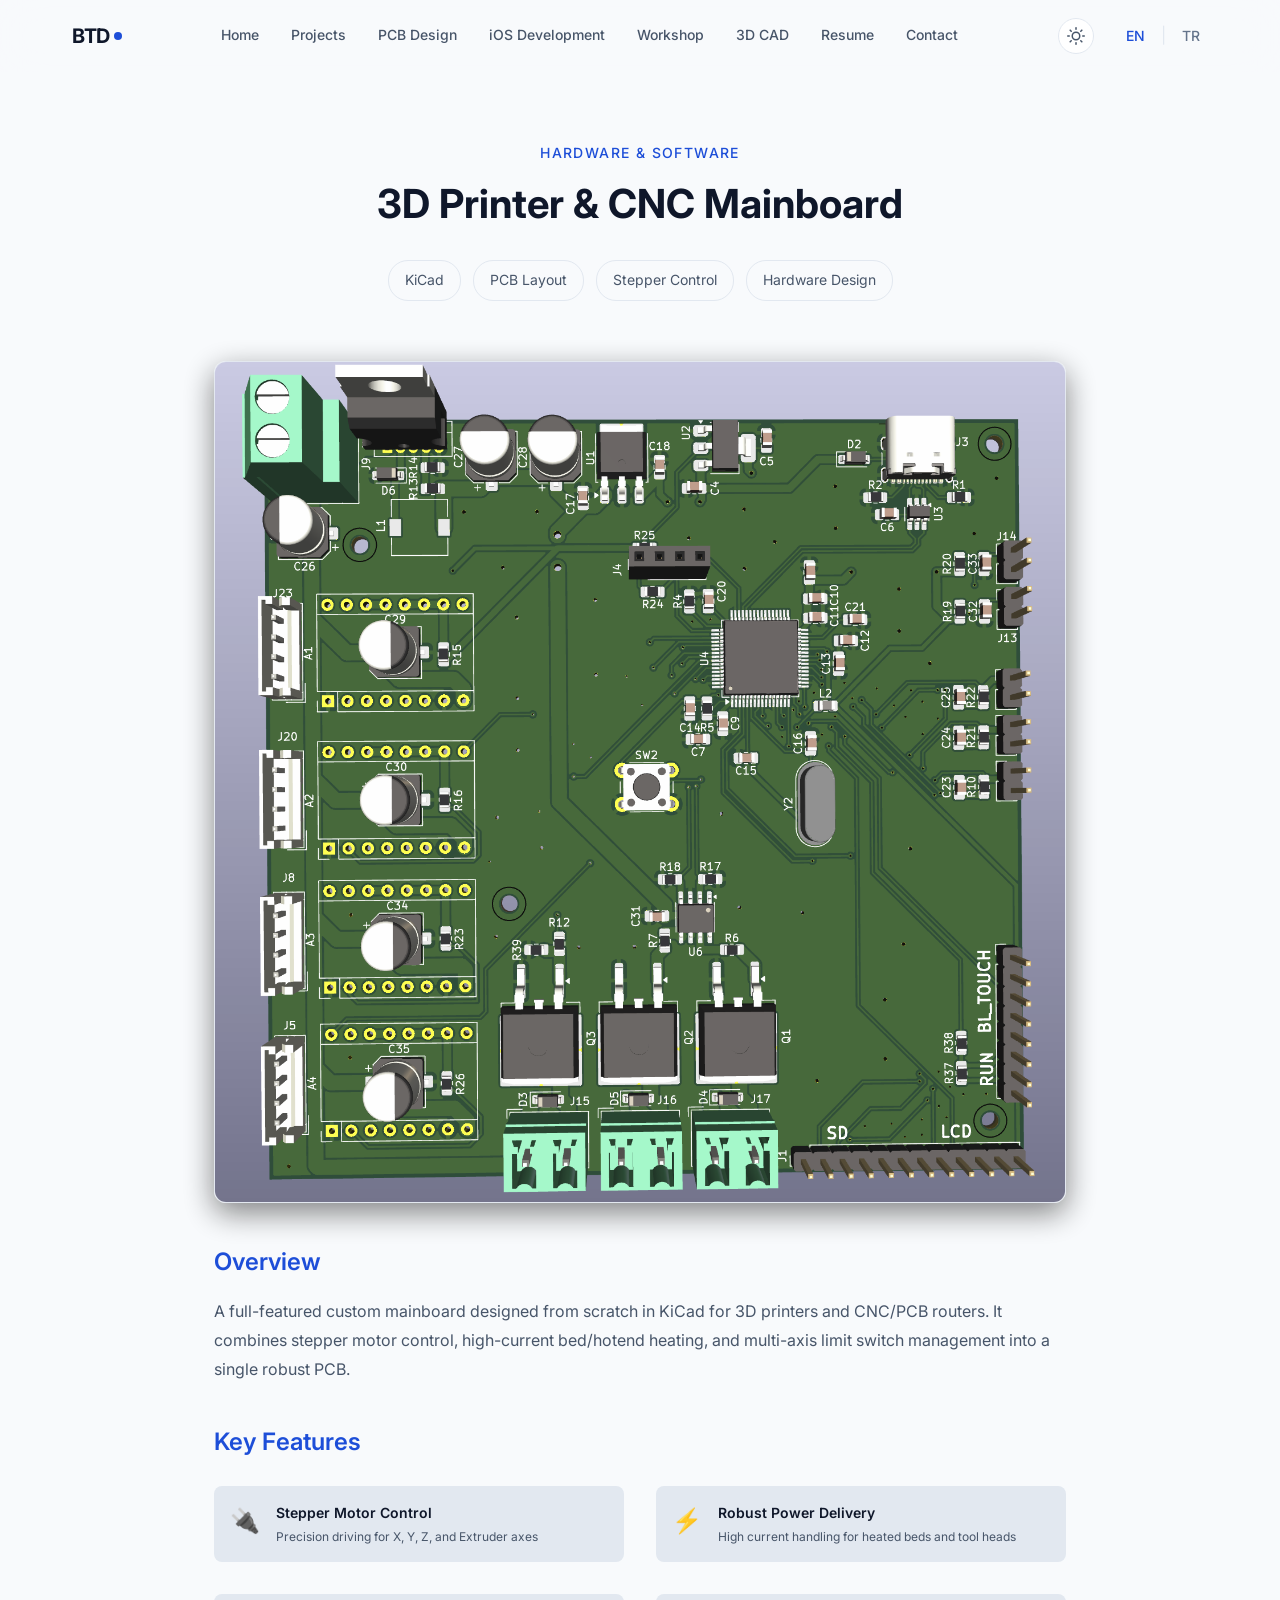
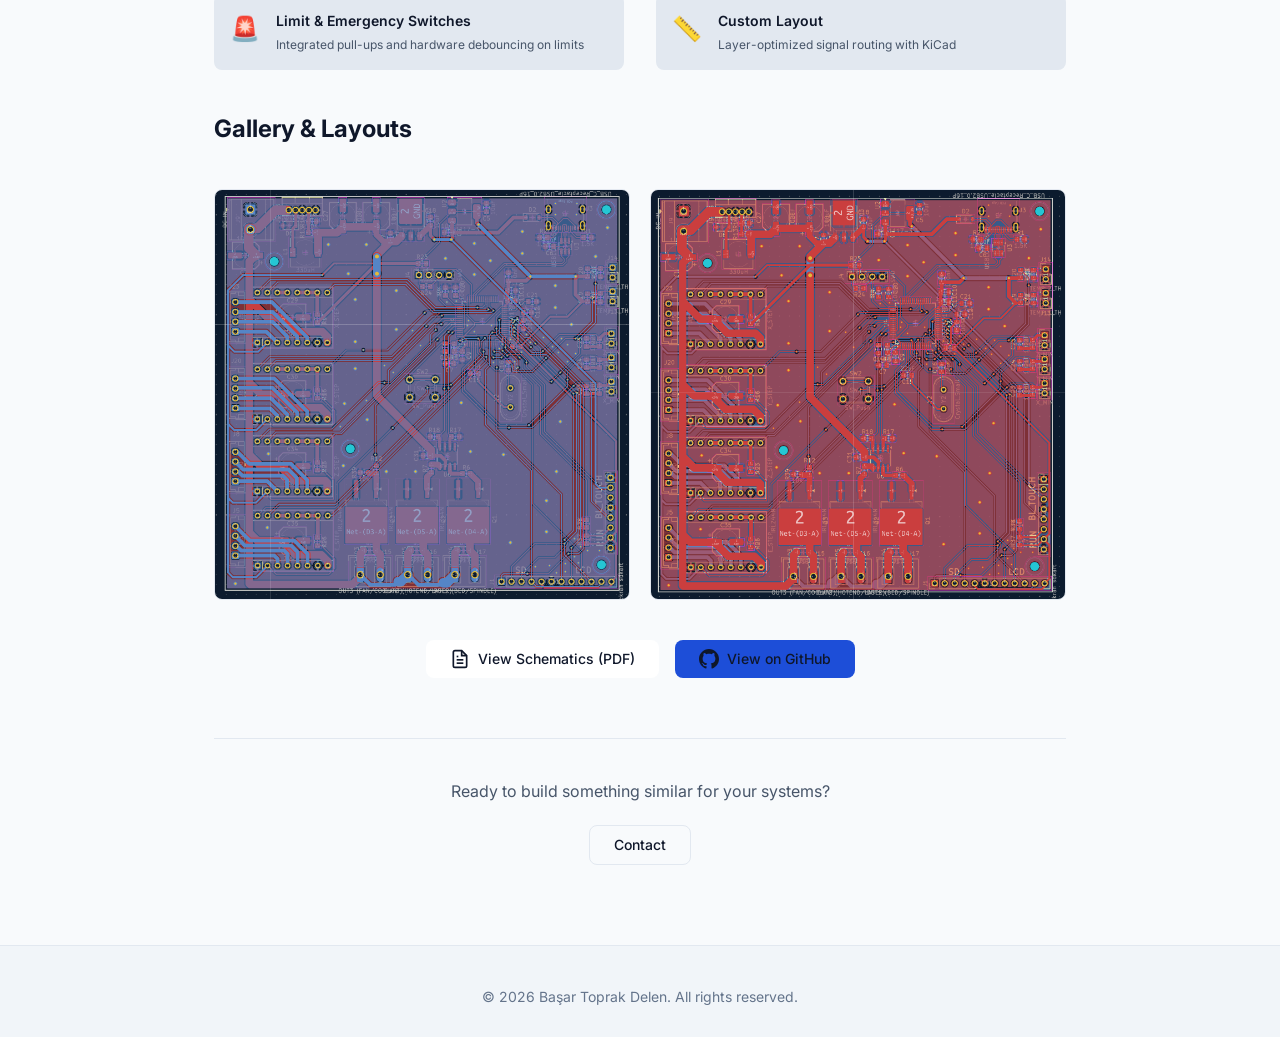
<file: project-mainboard.html>
<!DOCTYPE html>
<html lang="en">

<head>
    <meta charset="UTF-8">
    <meta name="viewport" content="width=device-width, initial-scale=1.0">
    <title>3D Printer & CNC Mainboard | Başar Toprak Delen</title>
    <meta name="description"
        content="Custom designed mainboard for 3D printers and CNC PCB routers featuring integrated stepper drivers.">

    <!-- OpenGraph SEO -->
    <meta property="og:title" content="3D Printer & CNC Mainboard | Başar Toprak Delen">
    <meta property="og:description"
        content="Custom designed mainboard for 3D printers and CNC PCB routers featuring integrated stepper drivers.">
    <meta property="og:image" content="assets/images/mainboard/pcb3d.png">
    <meta property="og:type" content="article">

    <link rel="icon" type="image/svg+xml"
        href="data:image/svg+xml,<svg xmlns='http://www.w3.org/2000/svg' viewBox='0 0 100 100'><text y='.9em' font-size='90'>⚡</text></svg>">
    <link rel="preconnect" href="https://fonts.googleapis.com">
    <link rel="preconnect" href="https://fonts.gstatic.com" crossorigin>
    <link href="https://fonts.googleapis.com/css2?family=Inter:wght@300;400;500;600;700&display=swap" rel="stylesheet">
    <link rel="stylesheet" href="styles.css">

    <style>
        .project-detail-hero {
            padding: 140px 0 60px;
            text-align: center;
        }

        .project-detail-content {
            max-width: 900px;
            margin: 0 auto;
            padding: 0 24px 80px;
        }

        .project-main-image {
            width: 100%;
            border-radius: 12px;
            margin-bottom: 40px;
            box-shadow: 0 10px 30px rgba(0, 0, 0, 0.5);
            border: 1px solid var(--color-border);
        }

        .project-gallery-grid {
            display: grid;
            grid-template-columns: 1fr 1fr;
            gap: 20px;
            margin: 40px 0;
        }

        .project-gallery-img {
            width: 100%;
            height: auto;
            border-radius: 8px;
            border: 1px solid var(--color-border);
            transition: transform 0.3s ease;
        }

        .project-gallery-img:hover {
            transform: scale(1.02);
        }

        @media (max-width: 768px) {
            .project-gallery-grid {
                grid-template-columns: 1fr;
            }
        }

        .tech-tags-large {
            display: flex;
            gap: 12px;
            justify-content: center;
            flex-wrap: wrap;
            margin-top: 24px;
        }

        .tech-tags-large span {
            background: rgba(255, 255, 255, 0.05);
            padding: 8px 16px;
            border-radius: 20px;
            font-size: 14px;
            color: var(--color-text-secondary);
            border: 1px solid var(--color-border);
        }

        .action-buttons {
            display: flex;
            gap: 16px;
            justify-content: center;
            margin-top: 40px;
        }
    </style>
</head>

<body>
    <!-- Header -->
    <header class="header" id="header">
        <div class="header-container">
            <a href="index.html" class="logo">
                <span class="logo-text">BTD</span>
                <span class="logo-dot"></span>
            </a>

            <nav class="nav">
                <a href="index.html" class="nav-link" data-i18n="nav.home">Home</a>
                <a href="projects.html" class="nav-link" data-i18n="nav.projects">Projects</a>
                <a href="pcb-circuit-design.html" class="nav-link" data-i18n="nav.pcb">PCB Design</a>
                <a href="ios-development.html" class="nav-link" data-i18n="nav.ios">iOS Development</a>
                <a href="workshop.html" class="nav-link" data-i18n="nav.workshop">Workshop</a>
                <a href="3d-cad.html" class="nav-link" data-i18n="nav.cad">3D CAD</a>
                <a href="resume.html" class="nav-link" data-i18n="nav.resume">Resume</a>
                <a href="contact.html" class="nav-link" data-i18n="nav.contact">Contact</a>
            </nav>

            <div class="header-actions">
                <!-- Theme Toggle -->
                <button class="theme-toggle-btn" id="theme-toggle" aria-label="Toggle Dark/Light Mode">
                    <svg class="sun-icon" viewBox="0 0 24 24" style="display: none;">
                        <circle cx="12" cy="12" r="5"></circle>
                        <line x1="12" y1="1" x2="12" y2="3"></line>
                        <line x1="12" y1="21" x2="12" y2="23"></line>
                        <line x1="4.22" y1="4.22" x2="5.64" y2="5.64"></line>
                        <line x1="18.36" y1="18.36" x2="19.78" y2="19.78"></line>
                        <line x1="1" y1="12" x2="3" y2="12"></line>
                        <line x1="21" y1="12" x2="23" y2="12"></line>
                        <line x1="4.22" y1="19.78" x2="5.64" y2="18.36"></line>
                        <line x1="18.36" y1="5.64" x2="19.78" y2="4.22"></line>
                    </svg>
                    <svg class="moon-icon" viewBox="0 0 24 24">
                        <path d="M21 12.79A9 9 0 1 1 11.21 3 7 7 0 0 0 21 12.79z"></path>
                    </svg>
                </button>

                <!-- Language Toggle -->
                <div class="lang-toggle">
                    <button class="lang-btn active" data-lang="en">EN</button>
                    <span class="lang-divider">|</span>
                    <button class="lang-btn" data-lang="tr">TR</button>
                </div>
            </div>

            <button class="mobile-menu-btn" id="mobile-menu-btn">
                <span></span>
                <span></span>
                <span></span>
            </button>
        </div>
    </header>

    <main>
        <section class="project-detail-hero">
            <div class="section-container">
                <span class="section-label" data-i18n="projects.category.hardware">Hardware & Software</span>
                <h1 class="section-title" data-i18n="projects.mainboard.title" style="margin-bottom: 16px;">3D Printer &
                    CNC Mainboard</h1>

                <div class="tech-tags-large">
                    <span>KiCad</span>
                    <span>PCB Layout</span>
                    <span>Stepper Control</span>
                    <span>Hardware Design</span>
                </div>
            </div>
        </section>

        <section class="project-detail-content">
            <img src="assets/images/mainboard/pcb3d.png" alt="3D View of the PCB" class="project-main-image">

            <div class="modal-section" style="margin-bottom: 40px;">
                <h3 data-i18n="modal.overview" style="font-size: 24px; margin-bottom: 16px;">Overview</h3>
                <p data-i18n="modal.mainboard.overview" style="color: var(--color-text-secondary); line-height: 1.8;">
                    A full-featured custom mainboard designed from scratch in KiCad for 3D printers and CNC/PCB routers.
                    It combines stepper motor control, high-current bed/hotend heating, and multi-axis limit switch
                    management into a single robust PCB.
                </p>
            </div>

            <div class="modal-section" style="margin-bottom: 40px;">
                <h3 data-i18n="modal.features" style="font-size: 24px; margin-bottom: 24px;">Key Features</h3>
                <ul class="modal-features" style="grid-template-columns: 1fr 1fr; gap: 32px;">
                    <li>
                        <span class="feature-icon">🔌</span>
                        <div>
                            <strong data-i18n="modal.mainboard.f1.title">Stepper Motor Control</strong>
                            <p data-i18n="modal.mainboard.f1.desc">Precision driving for X, Y, Z, and Extruder axes</p>
                        </div>
                    </li>
                    <li>
                        <span class="feature-icon">⚡</span>
                        <div>
                            <strong data-i18n="modal.mainboard.f2.title">Robust Power Delivery</strong>
                            <p data-i18n="modal.mainboard.f2.desc">High current handling for heated beds and tool heads
                            </p>
                        </div>
                    </li>
                    <li>
                        <span class="feature-icon">🚨</span>
                        <div>
                            <strong data-i18n="modal.mainboard.f3.title">Limit & Emergency Switches</strong>
                            <p data-i18n="modal.mainboard.f3.desc">Integrated pull-ups and hardware debouncing on limits
                            </p>
                        </div>
                    </li>
                    <li>
                        <span class="feature-icon">📏</span>
                        <div>
                            <strong data-i18n="modal.mainboard.f4.title">Custom Layout</strong>
                            <p data-i18n="modal.mainboard.f4.desc">Layer-optimized signal routing with KiCad</p>
                        </div>
                    </li>
                </ul>
            </div>

            <h3 style="font-size: 24px; margin-bottom: 16px;" data-i18n="projects.gallery">Gallery & Layouts</h3>
            <div class="project-gallery-grid">
                <img src="assets/images/mainboard/pcblayoutfront.png" alt="PCB Front Copper Layer"
                    class="project-gallery-img" title="Front Copper Layout">
                <img src="assets/images/mainboard/pcblayoutback.png" alt="PCB Back Copper Layer"
                    class="project-gallery-img" title="Back Copper Layout">
            </div>

            <div class="action-buttons">
                <a href="assets/images/mainboard/mainboard_schematics.pdf" target="_blank" class="btn btn-primary"
                    style="background: var(--color-bg-card); border-color: var(--color-primary); color: var(--color-primary);">
                    <svg width="20" height="20" viewBox="0 0 24 24" fill="none" stroke="currentColor" stroke-width="2">
                        <path d="M14 2H6a2 2 0 0 0-2 2v16a2 2 0 0 0 2 2h12a2 2 0 0 0 2-2V8z"></path>
                        <polyline points="14 2 14 8 20 8"></polyline>
                        <line x1="16" y1="13" x2="8" y2="13"></line>
                        <line x1="16" y1="17" x2="8" y2="17"></line>
                        <polyline points="10 9 9 9 8 9"></polyline>
                    </svg>
                    <span data-i18n="modal.viewSchematics">View Schematics (PDF)</span>
                </a>

                <a href="https://github.com/btdelen" target="_blank" rel="noopener" class="btn btn-primary">
                    <svg width="20" height="20" viewBox="0 0 24 24" fill="currentColor">
                        <path
                            d="M12 0c-6.626 0-12 5.373-12 12 0 5.302 3.438 9.8 8.207 11.387.599.111.793-.261.793-.577v-2.234c-3.338.726-4.033-1.416-4.033-1.416-.546-1.387-1.333-1.756-1.333-1.756-1.089-.745.083-.729.083-.729 1.205.084 1.839 1.237 1.839 1.237 1.07 1.834 2.807 1.304 3.492.997.107-.775.418-1.305.762-1.604-2.665-.305-5.467-1.334-5.467-5.931 0-1.311.469-2.381 1.236-3.221-.124-.303-.535-1.524.117-3.176 0 0 1.008-.322 3.301 1.23.957-.266 1.983-.399 3.003-.404 1.02.005 2.047.138 3.006.404 2.291-1.552 3.297-1.23 3.297-1.23.653 1.653.242 2.874.118 3.176.77.84 1.235 1.911 1.235 3.221 0 4.609-2.807 5.624-5.479 5.921.43.372.823 1.102.823 2.222v3.293c0 .319.192.694.801.576 4.765-1.589 8.199-6.086 8.199-11.386 0-6.627-5.373-12-12-12z" />
                    </svg>
                    <span data-i18n="modal.viewGithub">View on GitHub</span>
                </a>
            </div>

            <div
                style="text-align: center; margin-top: 60px; padding-top: 40px; border-top: 1px solid var(--color-border);">
                <p data-i18n="projects.cta" style="color: var(--color-text-secondary); margin-bottom: 20px;">Ready to
                    build something similar for your systems?</p>
                <a href="contact.html" class="btn btn-primary"
                    style="background: transparent; border: 1px solid var(--color-border);">
                    <span data-i18n="nav.contact">Contact Me</span>
                </a>
            </div>
        </section>
    </main>

    <!-- Footer -->
    <footer class="contact"
        style="padding: 40px 0 20px; text-align: center; border-top: 1px solid var(--color-border);">
        <div class="section-container">
            <p class="copyright">© 2026 Başar Toprak Delen. <span data-i18n="footer.rights">All rights reserved.</span>
            </p>
        </div>
    </footer>

    <script src="translations.js"></script>
    <script src="script.js"></script>
</body>

</html>
</file>
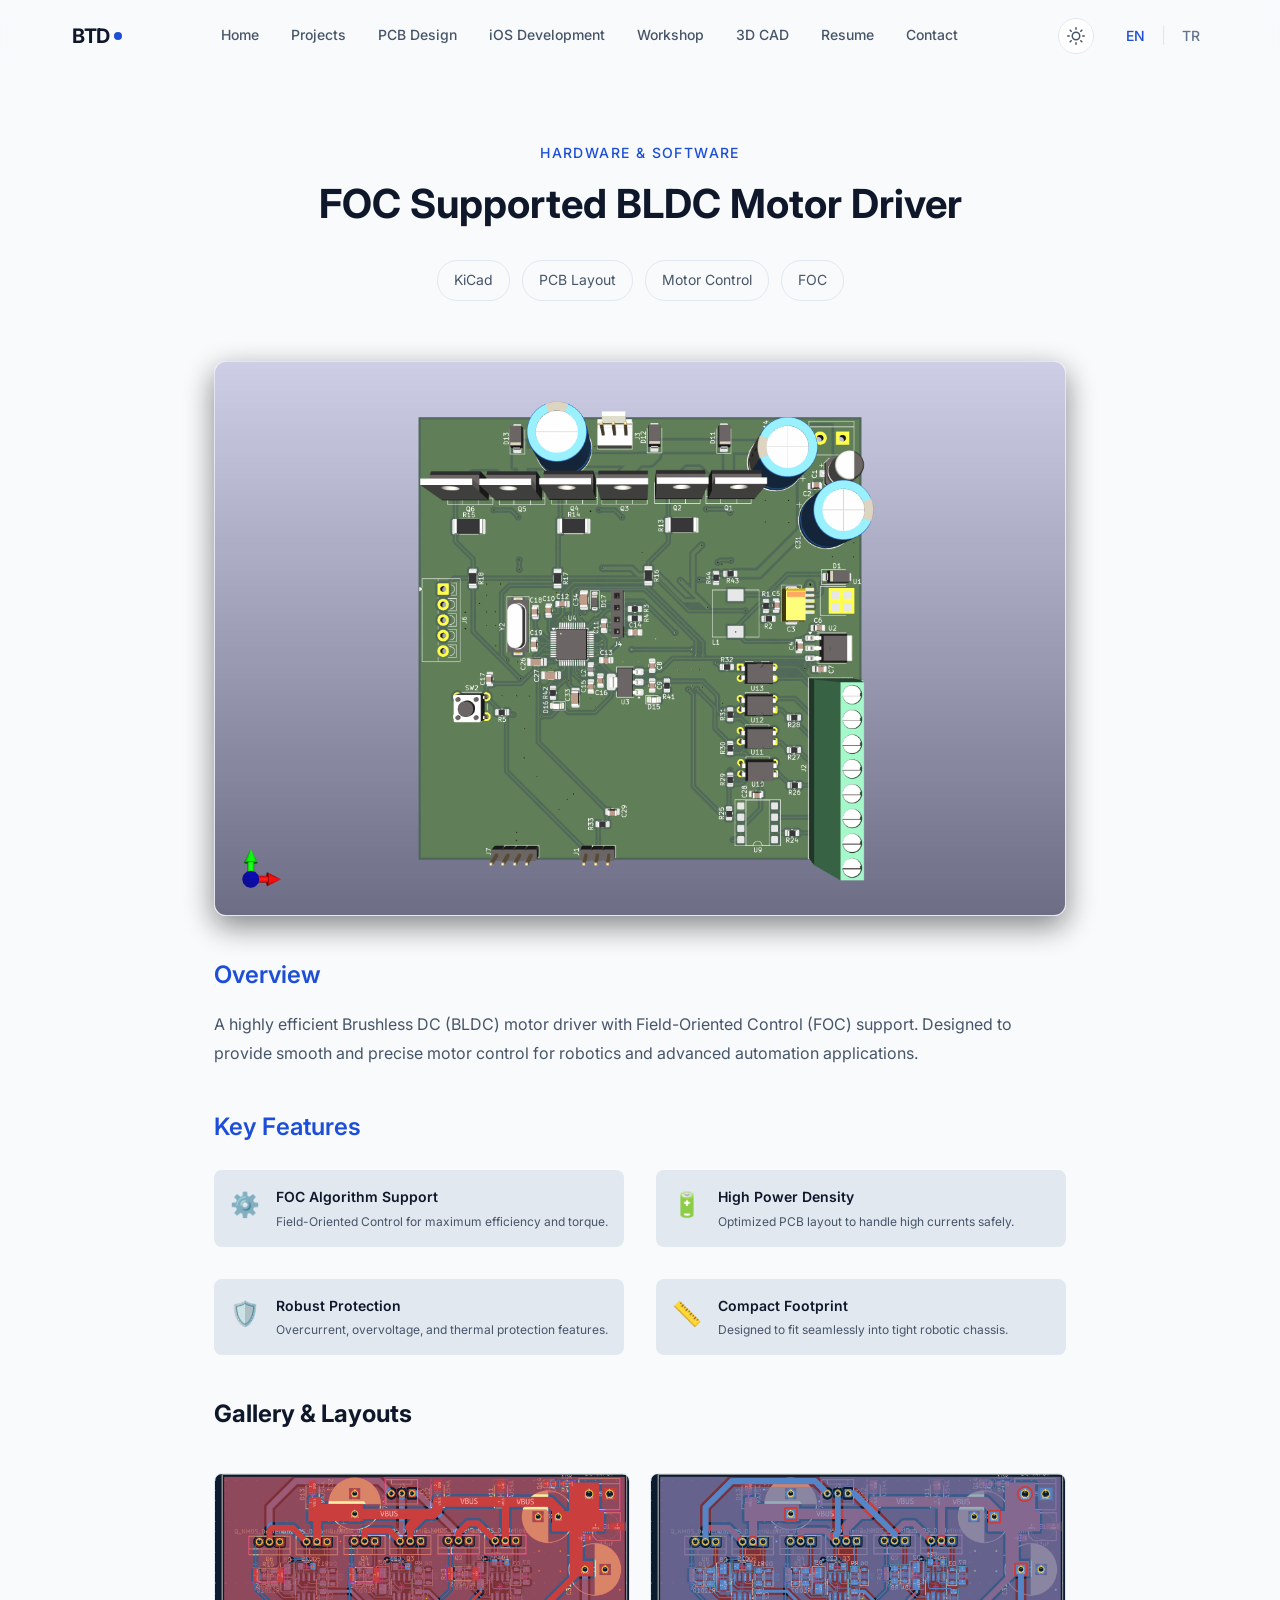
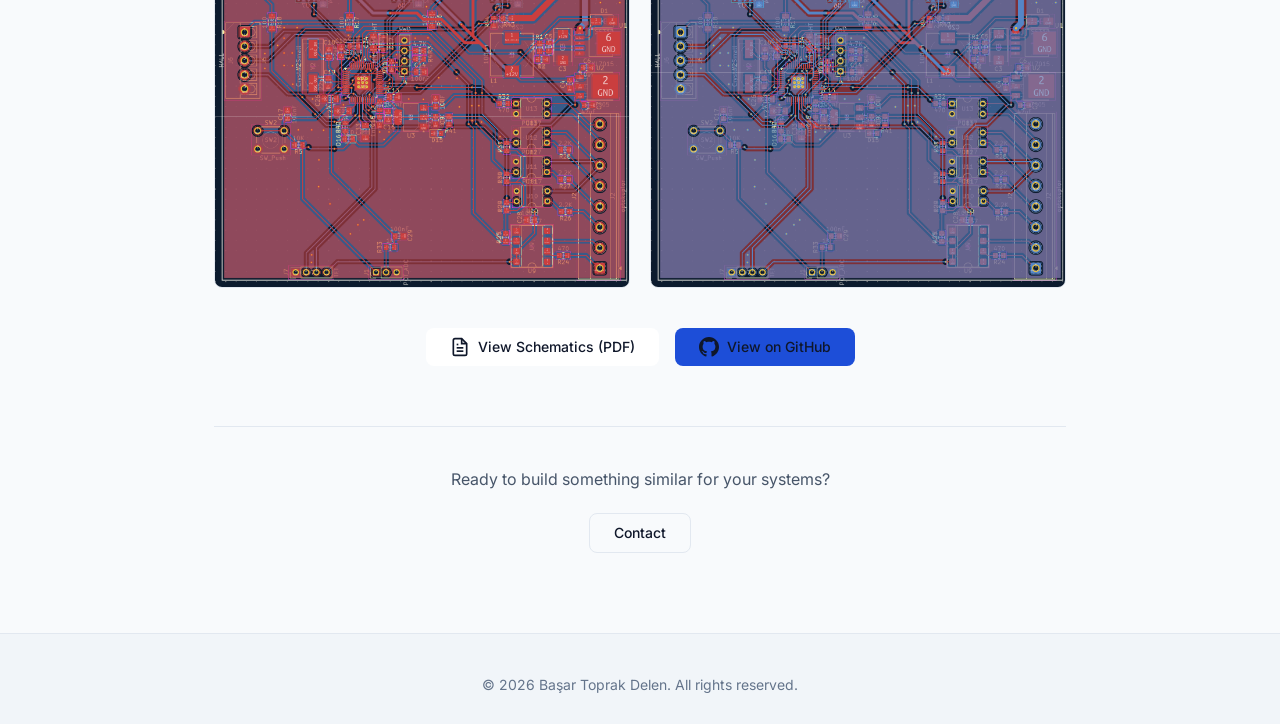
<file: project-motordriver.html>
<!DOCTYPE html>
<html lang="en">

<head>
    <meta charset="UTF-8">
    <meta name="viewport" content="width=device-width, initial-scale=1.0">
    <title>FOC Supported BLDC Motor Driver | Başar Toprak Delen</title>
    <meta name="description"
        content="Custom designed FOC supported Brushless DC (BLDC) motor driver.">

    <!-- OpenGraph SEO -->
    <meta property="og:title" content="FOC Supported BLDC Motor Driver | Başar Toprak Delen">
    <meta property="og:description"
        content="Custom designed FOC supported Brushless DC (BLDC) motor driver.">
    <meta property="og:image" content="assets/images/motor_driver/pcb3d.png">
    <meta property="og:type" content="article">

    <link rel="icon" type="image/svg+xml"
        href="data:image/svg+xml,<svg xmlns='http://www.w3.org/2000/svg' viewBox='0 0 100 100'><text y='.9em' font-size='90'>⚡</text></svg>">
    <link rel="preconnect" href="https://fonts.googleapis.com">
    <link rel="preconnect" href="https://fonts.gstatic.com" crossorigin>
    <link href="https://fonts.googleapis.com/css2?family=Inter:wght@300;400;500;600;700&display=swap" rel="stylesheet">
    <link rel="stylesheet" href="styles.css">

    <style>
        .project-detail-hero {
            padding: 140px 0 60px;
            text-align: center;
        }

        .project-detail-content {
            max-width: 900px;
            margin: 0 auto;
            padding: 0 24px 80px;
        }

        .project-main-image {
            width: 100%;
            border-radius: 12px;
            margin-bottom: 40px;
            box-shadow: 0 10px 30px rgba(0, 0, 0, 0.5);
            border: 1px solid var(--color-border);
        }

        .project-gallery-grid {
            display: grid;
            grid-template-columns: 1fr 1fr;
            gap: 20px;
            margin: 40px 0;
        }

        .project-gallery-img {
            width: 100%;
            height: auto;
            border-radius: 8px;
            border: 1px solid var(--color-border);
            transition: transform 0.3s ease;
        }

        .project-gallery-img:hover {
            transform: scale(1.02);
        }

        @media (max-width: 768px) {
            .project-gallery-grid {
                grid-template-columns: 1fr;
            }
        }

        .tech-tags-large {
            display: flex;
            gap: 12px;
            justify-content: center;
            flex-wrap: wrap;
            margin-top: 24px;
        }

        .tech-tags-large span {
            background: rgba(255, 255, 255, 0.05);
            padding: 8px 16px;
            border-radius: 20px;
            font-size: 14px;
            color: var(--color-text-secondary);
            border: 1px solid var(--color-border);
        }

        .action-buttons {
            display: flex;
            gap: 16px;
            justify-content: center;
            margin-top: 40px;
        }
    </style>
</head>

<body>
    <!-- Header -->
    <header class="header" id="header">
        <div class="header-container">
            <a href="index.html" class="logo">
                <span class="logo-text">BTD</span>
                <span class="logo-dot"></span>
            </a>

            <nav class="nav">
                <a href="index.html" class="nav-link" data-i18n="nav.home">Home</a>
                <a href="projects.html" class="nav-link" data-i18n="nav.projects">Projects</a>
                <a href="pcb-circuit-design.html" class="nav-link" data-i18n="nav.pcb">PCB Design</a>
                <a href="ios-development.html" class="nav-link" data-i18n="nav.ios">iOS Development</a>
                <a href="workshop.html" class="nav-link" data-i18n="nav.workshop">Workshop</a>
                <a href="3d-cad.html" class="nav-link" data-i18n="nav.cad">3D CAD</a>
                <a href="resume.html" class="nav-link" data-i18n="nav.resume">Resume</a>
                <a href="contact.html" class="nav-link" data-i18n="nav.contact">Contact</a>
            </nav>

            <div class="header-actions">
                <!-- Theme Toggle -->
                <button class="theme-toggle-btn" id="theme-toggle" aria-label="Toggle Dark/Light Mode">
                    <svg class="sun-icon" viewBox="0 0 24 24" style="display: none;">
                        <circle cx="12" cy="12" r="5"></circle>
                        <line x1="12" y1="1" x2="12" y2="3"></line>
                        <line x1="12" y1="21" x2="12" y2="23"></line>
                        <line x1="4.22" y1="4.22" x2="5.64" y2="5.64"></line>
                        <line x1="18.36" y1="18.36" x2="19.78" y2="19.78"></line>
                        <line x1="1" y1="12" x2="3" y2="12"></line>
                        <line x1="21" y1="12" x2="23" y2="12"></line>
                        <line x1="4.22" y1="19.78" x2="5.64" y2="18.36"></line>
                        <line x1="18.36" y1="5.64" x2="19.78" y2="4.22"></line>
                    </svg>
                    <svg class="moon-icon" viewBox="0 0 24 24">
                        <path d="M21 12.79A9 9 0 1 1 11.21 3 7 7 0 0 0 21 12.79z"></path>
                    </svg>
                </button>

                <!-- Language Toggle -->
                <div class="lang-toggle">
                    <button class="lang-btn active" data-lang="en">EN</button>
                    <span class="lang-divider">|</span>
                    <button class="lang-btn" data-lang="tr">TR</button>
                </div>
            </div>

            <button class="mobile-menu-btn" id="mobile-menu-btn">
                <span></span>
                <span></span>
                <span></span>
            </button>
        </div>
    </header>

    <main>
        <section class="project-detail-hero">
            <div class="section-container">
                <span class="section-label" data-i18n="projects.category.hardware">Hardware & Software</span>
                <h1 class="section-title" data-i18n="projects.motordriver.title" style="margin-bottom: 16px;">FOC Supported BLDC Motor Driver</h1>

                <div class="tech-tags-large">
                    <span>KiCad</span>
                    <span>PCB Layout</span>
                    <span>Motor Control</span>
                    <span>FOC</span>
                </div>
            </div>
        </section>

        <section class="project-detail-content">
            <img src="assets/images/motor_driver/pcb3d.png" alt="3D View of the PCB" class="project-main-image">

            <div class="modal-section" style="margin-bottom: 40px;">
                <h3 data-i18n="modal.overview" style="font-size: 24px; margin-bottom: 16px;">Overview</h3>
                <p data-i18n="modal.motordriver.overview" style="color: var(--color-text-secondary); line-height: 1.8;">
                    A highly efficient Brushless DC (BLDC) motor driver with Field-Oriented Control (FOC) support. Designed to provide smooth and precise motor control for robotics and advanced automation applications.
                </p>
            </div>

            <div class="modal-section" style="margin-bottom: 40px;">
                <h3 data-i18n="modal.features" style="font-size: 24px; margin-bottom: 24px;">Key Features</h3>
                <ul class="modal-features" style="grid-template-columns: 1fr 1fr; gap: 32px;">
                    <li>
                        <span class="feature-icon">⚙️</span>
                        <div>
                            <strong data-i18n="modal.motordriver.f1.title">FOC Algorithm Support</strong>
                            <p data-i18n="modal.motordriver.f1.desc">Field-Oriented Control for maximum efficiency and torque.</p>
                        </div>
                    </li>
                    <li>
                        <span class="feature-icon">🔋</span>
                        <div>
                            <strong data-i18n="modal.motordriver.f2.title">High Power Density</strong>
                            <p data-i18n="modal.motordriver.f2.desc">Optimized PCB layout to handle high currents safely.</p>
                        </div>
                    </li>
                    <li>
                        <span class="feature-icon">🛡️</span>
                        <div>
                            <strong data-i18n="modal.motordriver.f3.title">Robust Protection</strong>
                            <p data-i18n="modal.motordriver.f3.desc">Overcurrent, overvoltage, and thermal protection features.</p>
                        </div>
                    </li>
                    <li>
                        <span class="feature-icon">📏</span>
                        <div>
                            <strong data-i18n="modal.motordriver.f4.title">Compact Footprint</strong>
                            <p data-i18n="modal.motordriver.f4.desc">Designed to fit seamlessly into tight robotic chassis.</p>
                        </div>
                    </li>
                </ul>
            </div>

            <h3 style="font-size: 24px; margin-bottom: 16px;" data-i18n="projects.gallery">Gallery & Layouts</h3>
            <div class="project-gallery-grid">
                <img src="assets/images/motor_driver/pcblayoutfront.png" alt="PCB Front Copper Layer"
                    class="project-gallery-img" title="Front Copper Layout">
                <img src="assets/images/motor_driver/pcblayoutback.png" alt="PCB Back Copper Layer"
                    class="project-gallery-img" title="Back Copper Layout">
            </div>

            <div class="action-buttons">
                <a href="assets/images/motor_driver/motor_driver_schematics.pdf" target="_blank" class="btn btn-primary"
                    style="background: var(--color-bg-card); border-color: var(--color-primary); color: var(--color-primary);">
                    <svg width="20" height="20" viewBox="0 0 24 24" fill="none" stroke="currentColor" stroke-width="2">
                        <path d="M14 2H6a2 2 0 0 0-2 2v16a2 2 0 0 0 2 2h12a2 2 0 0 0 2-2V8z"></path>
                        <polyline points="14 2 14 8 20 8"></polyline>
                        <line x1="16" y1="13" x2="8" y2="13"></line>
                        <line x1="16" y1="17" x2="8" y2="17"></line>
                        <polyline points="10 9 9 9 8 9"></polyline>
                    </svg>
                    <span data-i18n="modal.viewSchematics">View Schematics (PDF)</span>
                </a>

                <a href="https://github.com/btdelen/stm32-bldc-motor-driver" target="_blank" rel="noopener" class="btn btn-primary">
                    <svg width="20" height="20" viewBox="0 0 24 24" fill="currentColor">
                        <path
                            d="M12 0c-6.626 0-12 5.373-12 12 0 5.302 3.438 9.8 8.207 11.387.599.111.793-.261.793-.577v-2.234c-3.338.726-4.033-1.416-4.033-1.416-.546-1.387-1.333-1.756-1.333-1.756-1.089-.745.083-.729.083-.729 1.205.084 1.839 1.237 1.839 1.237 1.07 1.834 2.807 1.304 3.492.997.107-.775.418-1.305.762-1.604-2.665-.305-5.467-1.334-5.467-5.931 0-1.311.469-2.381 1.236-3.221-.124-.303-.535-1.524.117-3.176 0 0 1.008-.322 3.301 1.23.957-.266 1.983-.399 3.003-.404 1.02.005 2.047.138 3.006.404 2.291-1.552 3.297-1.23 3.297-1.23.653 1.653.242 2.874.118 3.176.77.84 1.235 1.911 1.235 3.221 0 4.609-2.807 5.624-5.479 5.921.43.372.823 1.102.823 2.222v3.293c0 .319.192.694.801.576 4.765-1.589 8.199-6.086 8.199-11.386 0-6.627-5.373-12-12-12z" />
                    </svg>
                    <span data-i18n="modal.viewGithub">View on GitHub</span>
                </a>
            </div>

            <div
                style="text-align: center; margin-top: 60px; padding-top: 40px; border-top: 1px solid var(--color-border);">
                <p data-i18n="projects.cta" style="color: var(--color-text-secondary); margin-bottom: 20px;">Ready to
                    build something similar for your systems?</p>
                <a href="contact.html" class="btn btn-primary"
                    style="background: transparent; border: 1px solid var(--color-border);">
                    <span data-i18n="nav.contact">Contact Me</span>
                </a>
            </div>
        </section>
    </main>

    <!-- Footer -->
    <footer class="contact"
        style="padding: 40px 0 20px; text-align: center; border-top: 1px solid var(--color-border);">
        <div class="section-container">
            <p class="copyright">© 2026 Başar Toprak Delen. <span data-i18n="footer.rights">All rights reserved.</span>
            </p>
        </div>
    </footer>

    <script src="translations.js?v=2"></script>
    <script src="script.js"></script>
</body>

</html>
</file>
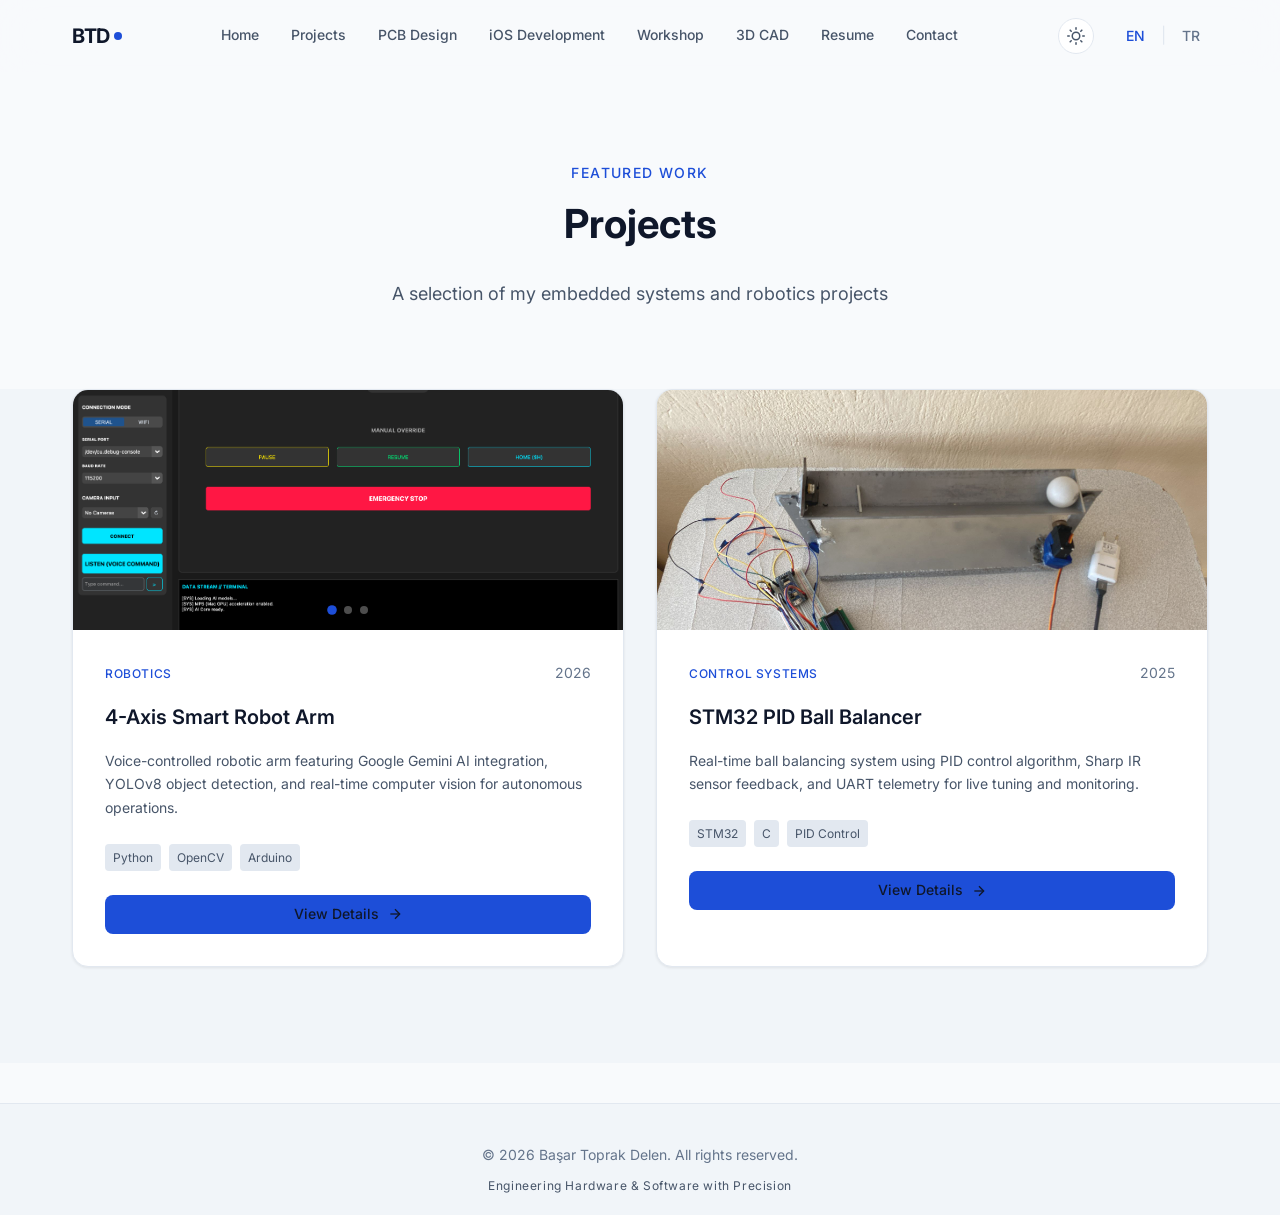
<file: projects.html>
<!DOCTYPE html>
<html lang="en">

<head>
    <meta charset="UTF-8">
    <meta name="viewport" content="width=device-width, initial-scale=1.0">
    <title>Projects | Başar Toprak Delen</title>
    <meta name="description" content="Portfolio projects of Başar Toprak Delen - Embedded Systems & Robotics Engineer">

    <!-- OpenGraph SEO -->
    <meta property="og:title" content="Projects | Başar Toprak Delen">
    <meta property="og:description" content="Explore my embedded systems, robotics, and PCB design projects.">
    <meta property="og:type" content="website">

    <!-- Favicon -->
    <link rel="icon" type="image/svg+xml"
        href="data:image/svg+xml,<svg xmlns='http://www.w3.org/2000/svg' viewBox='0 0 100 100'><text y='.9em' font-size='90'>⚡</text></svg>">

    <!-- Google Fonts -->
    <link rel="preconnect" href="https://fonts.googleapis.com">
    <link rel="preconnect" href="https://fonts.gstatic.com" crossorigin>
    <link href="https://fonts.googleapis.com/css2?family=Inter:wght@300;400;500;600;700&display=swap" rel="stylesheet">

    <!-- Styles -->
    <link rel="stylesheet" href="styles.css">
    <style>
        /* Projects Page Specific Styles */
        .projects-page-hero {
            padding: 160px 0 80px;
            text-align: center;
        }

        .filters {
            display: flex;
            justify-content: center;
            gap: 12px;
            margin-bottom: 40px;
            flex-wrap: wrap;
        }

        .filter-btn {
            background: var(--color-bg-light);
            border: 1px solid var(--color-border);
            color: var(--color-text-secondary);
            padding: 8px 16px;
            border-radius: 20px;
            cursor: pointer;
            transition: all 0.3s ease;
            font-family: inherit;
        }

        .filter-btn.active,
        .filter-btn:hover {
            background: var(--color-primary);
            color: #fff;
            border-color: var(--color-primary);
        }
    </style>
</head>

<body>
    <!-- Header -->
    <header class="header" id="header">
        <div class="header-container">
            <a href="index.html" class="logo">
                <span class="logo-text">BTD</span>
                <span class="logo-dot"></span>
            </a>

            <nav class="nav">
                <a href="index.html" class="nav-link" data-i18n="nav.home">Home</a>
                <a href="projects.html" class="nav-link active" data-i18n="nav.projects">Projects</a>
                <a href="pcb-circuit-design.html" class="nav-link" data-i18n="nav.pcb">PCB Design</a>
                <a href="ios-development.html" class="nav-link" data-i18n="nav.ios">iOS Development</a>
                <a href="workshop.html" class="nav-link" data-i18n="nav.workshop">Workshop</a>
                <a href="3d-cad.html" class="nav-link" data-i18n="nav.cad">3D CAD</a>
                <a href="resume.html" class="nav-link" data-i18n="nav.resume">Resume</a>
                <a href="contact.html" class="nav-link" data-i18n="nav.contact">Contact</a>
            </nav>

            <div class="header-actions">
                <!-- Theme Toggle -->
                <button class="theme-toggle-btn" id="theme-toggle" aria-label="Toggle Dark/Light Mode">
                    <svg class="sun-icon" viewBox="0 0 24 24" style="display: none;">
                        <circle cx="12" cy="12" r="5"></circle>
                        <line x1="12" y1="1" x2="12" y2="3"></line>
                        <line x1="12" y1="21" x2="12" y2="23"></line>
                        <line x1="4.22" y1="4.22" x2="5.64" y2="5.64"></line>
                        <line x1="18.36" y1="18.36" x2="19.78" y2="19.78"></line>
                        <line x1="1" y1="12" x2="3" y2="12"></line>
                        <line x1="21" y1="12" x2="23" y2="12"></line>
                        <line x1="4.22" y1="19.78" x2="5.64" y2="18.36"></line>
                        <line x1="18.36" y1="5.64" x2="19.78" y2="4.22"></line>
                    </svg>
                    <svg class="moon-icon" viewBox="0 0 24 24">
                        <path d="M21 12.79A9 9 0 1 1 11.21 3 7 7 0 0 0 21 12.79z"></path>
                    </svg>
                </button>

                <div class="lang-toggle">
                    <button class="lang-btn active" data-lang="en">EN</button>
                    <span class="lang-divider">|</span>
                    <button class="lang-btn" data-lang="tr">TR</button>
                </div>
            </div>

            <button class="mobile-menu-btn" id="mobile-menu-btn" aria-label="Toggle menu">
                <span></span>
                <span></span>
                <span></span>
            </button>
        </div>
    </header>

    <!-- Mobile Navigation -->
    <div class="mobile-nav" id="mobile-nav">
        <nav class="mobile-nav-links">
            <a href="index.html" class="mobile-nav-link" data-i18n="nav.home">Home</a>
            <a href="projects.html" class="mobile-nav-link active" data-i18n="nav.projects">Projects</a>
            <a href="pcb-circuit-design.html" class="mobile-nav-link" data-i18n="nav.pcb">PCB Design</a>
            <a href="ios-development.html" class="mobile-nav-link" data-i18n="nav.ios">iOS Development</a>
            <a href="workshop.html" class="mobile-nav-link" data-i18n="nav.workshop">Workshop</a>
            <a href="3d-cad.html" class="mobile-nav-link" data-i18n="nav.cad">3D CAD</a>
            <a href="resume.html" class="mobile-nav-link" data-i18n="nav.resume">Resume</a>
            <a href="contact.html" class="mobile-nav-link" data-i18n="nav.contact">Contact</a>
        </nav>
    </div>

    <main>
        <section class="projects-page-hero">
            <div class="section-container">
                <span class="section-label" data-i18n="projects.label">Featured Work</span>
                <h1 class="section-title" data-i18n="projects.title" style="margin-bottom: 24px;">Projects</h1>
                <p class="section-description" data-i18n="projects.description"
                    style="max-width: 600px; margin: 0 auto;">
                    A selection of my embedded systems and robotics projects
                </p>
            </div>
        </section>

        <!-- Projects Section -->
        <section class="projects" id="projects" style="padding-top: 0;">
            <div class="section-container">


                <div class="projects-grid">
                    <!-- Robot Arm Project -->
                    <article class="project-card filter-item" data-category="hardware embedded">
                        <div class="project-image">
                            <div class="image-carousel" id="robot-arm-carousel">
                                <img src="assets/images/robot-arm/control_center.png" alt="Robot Arm Control Center"
                                    class="carousel-img active">
                                <img src="assets/images/robot-arm/manual_joints.png" alt="Robot Arm Manual Control"
                                    class="carousel-img">
                                <img src="assets/images/robot-arm/vision_feed.png" alt="Robot Arm Vision Feed"
                                    class="carousel-img">
                                <div class="carousel-dots">
                                    <button class="dot active" data-index="0"></button>
                                    <button class="dot" data-index="1"></button>
                                    <button class="dot" data-index="2"></button>
                                </div>
                            </div>
                        </div>
                        <div class="project-content">
                            <div class="project-header">
                                <span class="project-category" data-i18n="projects.category.robotics">Robotics</span>
                                <span class="project-year">2026</span>
                            </div>
                            <h3 class="project-title">4-Axis Smart Robot Arm</h3>
                            <p class="project-description" data-i18n="projects.robotarm.description">
                                Voice-controlled robotic arm featuring Google Gemini AI integration,
                                YOLOv8 object detection, and real-time computer vision for autonomous operations.
                            </p>
                            <div class="project-tech">
                                <span class="tech-tag">Python</span>
                                <span class="tech-tag">OpenCV</span>
                                <span class="tech-tag">Arduino</span>
                            </div>
                            <div class="project-links" style="margin-top: 20px;">
                                <a href="project-robot-arm.html" class="btn btn-primary"
                                    style="width: 100%; justify-content: center;">
                                    <span data-i18n="projects.viewDetails">View Details</span>
                                    <svg width="16" height="16" viewBox="0 0 24 24" fill="none" stroke="currentColor"
                                        stroke-width="2">
                                        <line x1="5" y1="12" x2="19" y2="12" />
                                        <polyline points="12 5 19 12 12 19" />
                                    </svg>
                                </a>
                            </div>
                        </div>
                    </article>


                    <!-- Ball Balancer Project -->
                    <article class="project-card filter-item" data-category="embedded hardware">
                        <div class="project-image">
                            <img src="assets/images/ball-balancer/836f9c6f-819e-4976-a10b-f5d4d2fe54f9.jpeg"
                                alt="Ball Balancer Project" class="project-img">
                        </div>
                        <div class="project-content">
                            <div class="project-header">
                                <span class="project-category" data-i18n="projects.category.control">Control Systems</span>
                                <span class="project-year">2025</span>
                            </div>
                            <h3 class="project-title">STM32 PID Ball Balancer</h3>
                            <p class="project-description" data-i18n="projects.balancer.description">
                                Real-time ball balancing system using PID control algorithm, Sharp IR sensor
                                feedback, and UART telemetry for live tuning and monitoring.
                            </p>
                            <div class="project-tech">
                                <span class="tech-tag">STM32</span>
                                <span class="tech-tag">C</span>
                                <span class="tech-tag">PID Control</span>
                            </div>
                            <div class="project-links" style="margin-top: 20px;">
                                <a href="project-ball-balancer.html" class="btn btn-primary"
                                    style="width: 100%; justify-content: center;">
                                    <span data-i18n="projects.viewDetails">View Details</span>
                                    <svg width="16" height="16" viewBox="0 0 24 24" fill="none" stroke="currentColor"
                                        stroke-width="2">
                                        <line x1="5" y1="12" x2="19" y2="12" />
                                        <polyline points="12 5 19 12 12 19" />
                                    </svg>
                                </a>
                            </div>
                        </div>
                    </article>
                </div>
            </div>
        </section>
    </main>

    <!-- Footer -->
    <footer class="contact"
        style="padding: 40px 0 20px; text-align: center; border-top: 1px solid var(--color-border); margin-top: 40px;">
        <div class="section-container">
            <p class="copyright">© 2026 Başar Toprak Delen. <span data-i18n="footer.rights">All rights reserved.</span>
            </p>
            <p class="footer-tagline" data-i18n="footer.tagline"
                style="margin-top: 10px; color: var(--color-text-secondary);">Engineering Hardware & Software with
                Precision</p>
        </div>
    </footer>

    <!-- Scripts -->
    <script src="translations.js"></script>
    <script src="script.js"></script>

</body>

</html>
</file>
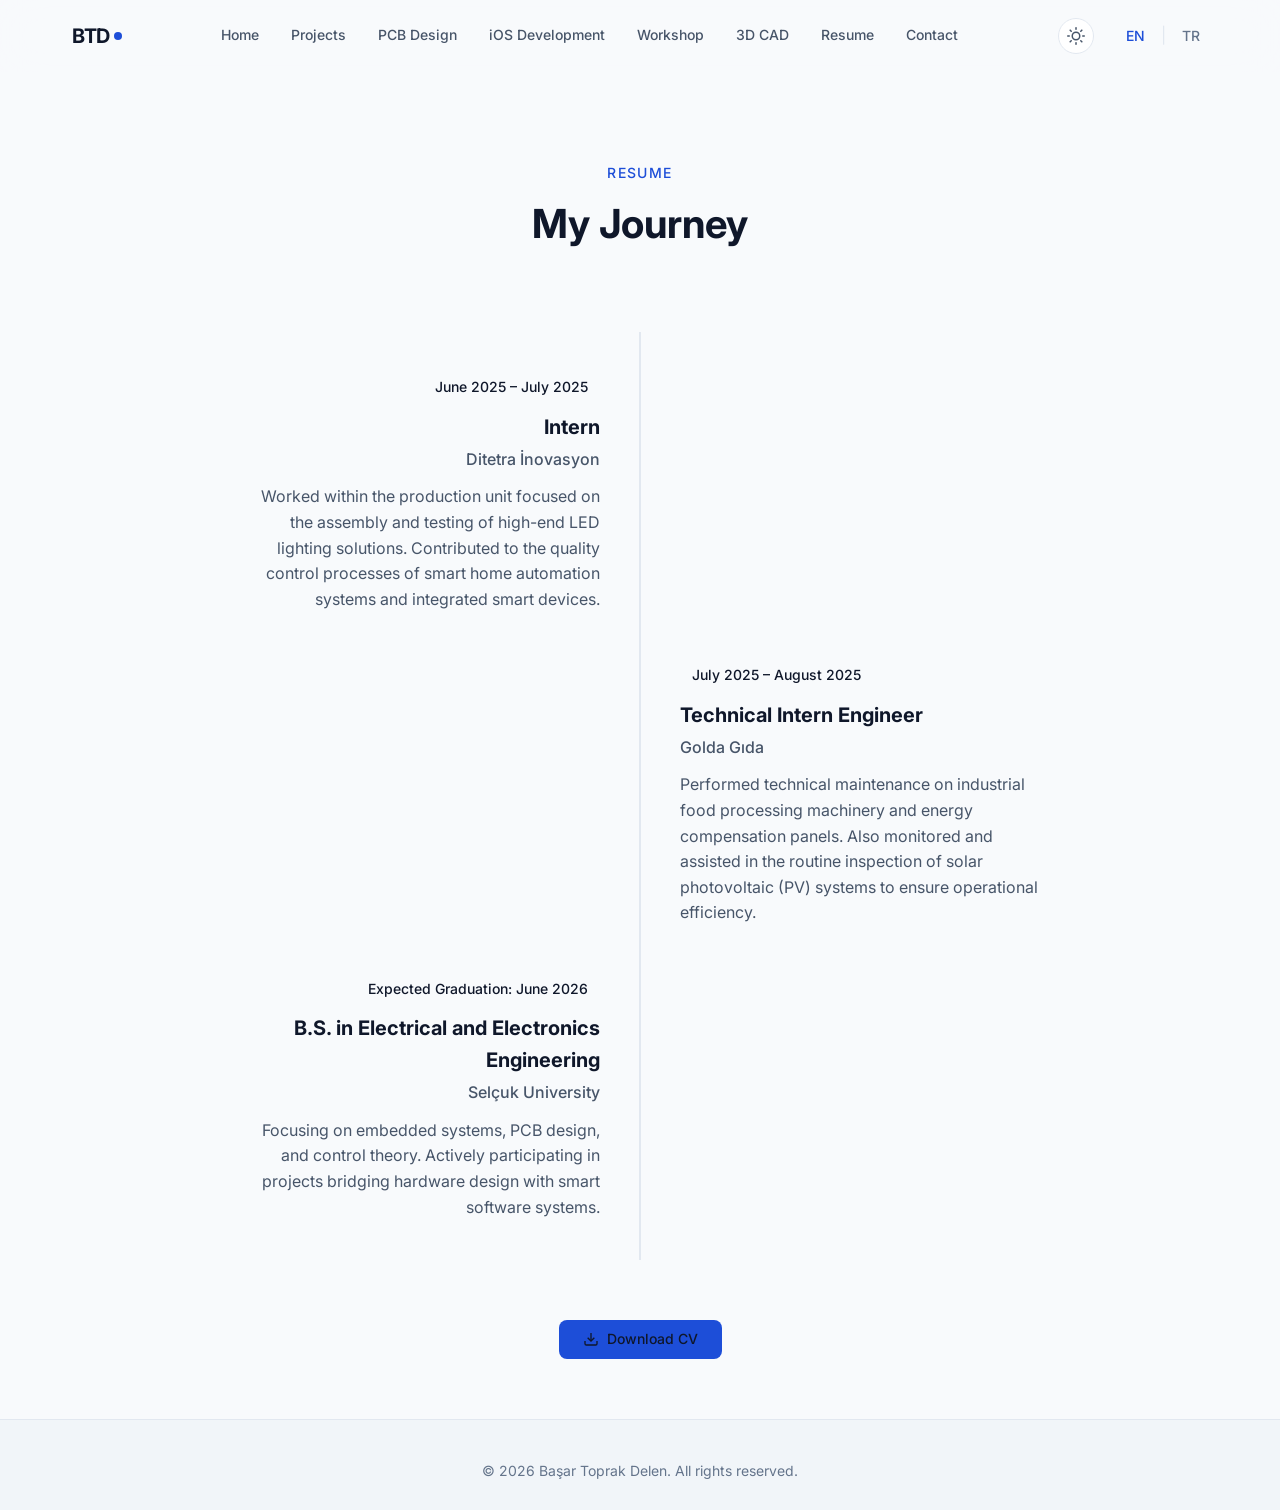
<file: resume.html>
<!DOCTYPE html>
<html lang="en">

<head>
    <meta charset="UTF-8">
    <meta name="viewport" content="width=device-width, initial-scale=1.0">
    <title>Resume & Experience | Başar Toprak Delen</title>
    <meta name="description" content="Professional experience and education timeline of Başar Toprak Delen.">

    <link rel="icon" type="image/svg+xml"
        href="data:image/svg+xml,<svg xmlns='http://www.w3.org/2000/svg' viewBox='0 0 100 100'><text y='.9em' font-size='90'>⚡</text></svg>">
    <link rel="preconnect" href="https://fonts.googleapis.com">
    <link rel="preconnect" href="https://fonts.gstatic.com" crossorigin>
    <link href="https://fonts.googleapis.com/css2?family=Inter:wght@300;400;500;600;700&display=swap" rel="stylesheet">

    <link rel="stylesheet" href="styles.css">

    <style>
        .resume-page-hero {
            padding: 160px 0 60px;
            text-align: center;
        }

        .timeline-container {
            max-width: 800px;
            margin: 0 auto;
            position: relative;
            padding: 40px 0;
        }

        .timeline-container::before {
            content: '';
            position: absolute;
            top: 0;
            left: 24px;
            height: 100%;
            width: 2px;
            background: var(--color-border);
        }

        .timeline-item {
            position: relative;
            padding-left: 60px;
            margin-bottom: 48px;
        }

        .timeline-item:last-child {
            margin-bottom: 0;
        }

        .timeline-dot {
            position: absolute;
            left: 15px;
            top: 6px;
            width: 20px;
            height: 20px;
            border-radius: 50%;
            background: var(--color-bg);
            border: 4px solid var(--color-primary);
            z-index: 2;
            transition: transform 0.3s ease;
        }

        .timeline-item:hover .timeline-dot {
            transform: scale(1.2);
            box-shadow: 0 0 12px rgba(var(--color-primary-rgb), 0.5);
        }

        .timeline-date {
            display: inline-block;
            font-size: 14px;
            color: var(--color-primary);
            font-weight: 500;
            margin-bottom: 8px;
            background: rgba(var(--color-primary-rgb), 0.1);
            padding: 4px 12px;
            border-radius: 20px;
        }

        .timeline-title {
            font-size: 20px;
            color: var(--color-text);
            margin-bottom: 4px;
        }

        .timeline-company {
            font-size: 16px;
            color: var(--color-text-secondary);
            margin-bottom: 12px;
            font-weight: 500;
        }

        .timeline-description {
            color: var(--color-text-secondary);
            line-height: 1.6;
        }

        .resume-actions {
            display: flex;
            justify-content: center;
            gap: 16px;
            margin-top: 60px;
            padding-bottom: 60px;
        }

        @media (min-width: 768px) {
            .timeline-container::before {
                left: 50%;
                transform: translateX(-50%);
            }

            .timeline-item {
                width: 50%;
                padding-left: 40px;
                padding-right: 0;
            }

            .timeline-item:nth-child(even) {
                margin-left: auto;
                padding-left: 40px;
            }

            .timeline-item:nth-child(odd) {
                padding-left: 0;
                padding-right: 40px;
                text-align: right;
            }

            .timeline-item:nth-child(odd) .timeline-dot {
                left: auto;
                right: -10px;
            }

            .timeline-item:nth-child(even) .timeline-dot {
                left: -10px;
            }
        }
    </style>
</head>

<body>
    <!-- Header -->
    <header class="header" id="header">
        <div class="header-container">
            <a href="index.html" class="logo">
                <span class="logo-text">BTD</span>
                <span class="logo-dot"></span>
            </a>

            <nav class="nav">
                <a href="index.html" class="nav-link" data-i18n="nav.home">Home</a>
                <a href="projects.html" class="nav-link" data-i18n="nav.projects">Projects</a>
                <a href="pcb-circuit-design.html" class="nav-link" data-i18n="nav.pcb">PCB Design</a>
                <a href="ios-development.html" class="nav-link" data-i18n="nav.ios">iOS Development</a>
                <a href="workshop.html" class="nav-link" data-i18n="nav.workshop">Workshop</a>
                <a href="3d-cad.html" class="nav-link" data-i18n="nav.cad">3D CAD</a>
                <a href="resume.html" class="nav-link active" data-i18n="nav.resume">Resume</a>
                <a href="contact.html" class="nav-link" data-i18n="nav.contact">Contact</a>
            </nav>

            <div class="header-actions">
                <!-- Theme Toggle -->
                <button class="theme-toggle-btn" id="theme-toggle" aria-label="Toggle Dark/Light Mode">
                    <svg class="sun-icon" viewBox="0 0 24 24" style="display: none;">
                        <circle cx="12" cy="12" r="5"></circle>
                        <line x1="12" y1="1" x2="12" y2="3"></line>
                        <line x1="12" y1="21" x2="12" y2="23"></line>
                        <line x1="4.22" y1="4.22" x2="5.64" y2="5.64"></line>
                        <line x1="18.36" y1="18.36" x2="19.78" y2="19.78"></line>
                        <line x1="1" y1="12" x2="3" y2="12"></line>
                        <line x1="21" y1="12" x2="23" y2="12"></line>
                        <line x1="4.22" y1="19.78" x2="5.64" y2="18.36"></line>
                        <line x1="18.36" y1="5.64" x2="19.78" y2="4.22"></line>
                    </svg>
                    <svg class="moon-icon" viewBox="0 0 24 24">
                        <path d="M21 12.79A9 9 0 1 1 11.21 3 7 7 0 0 0 21 12.79z"></path>
                    </svg>
                </button>

                <div class="lang-toggle">
                    <button class="lang-btn active" data-lang="en">EN</button>
                    <span class="lang-divider">|</span>
                    <button class="lang-btn" data-lang="tr">TR</button>
                </div>
            </div>

            <button class="mobile-menu-btn" id="mobile-menu-btn" aria-label="Toggle menu">
                <span></span>
                <span></span>
                <span></span>
            </button>
        </div>
    </header>

    <!-- Mobile Navigation -->
    <div class="mobile-nav" id="mobile-nav">
        <nav class="mobile-nav-links">
            <a href="index.html" class="mobile-nav-link" data-i18n="nav.home">Home</a>
            <a href="projects.html" class="mobile-nav-link" data-i18n="nav.projects">Projects</a>
            <a href="pcb-circuit-design.html" class="mobile-nav-link" data-i18n="nav.pcb">PCB Design</a>
            <a href="ios-development.html" class="mobile-nav-link" data-i18n="nav.ios">iOS Development</a>
            <a href="workshop.html" class="mobile-nav-link" data-i18n="nav.workshop">Workshop</a>
            <a href="3d-cad.html" class="mobile-nav-link" data-i18n="nav.cad">3D CAD</a>
            <a href="resume.html" class="mobile-nav-link active" data-i18n="nav.resume">Resume</a>
            <a href="contact.html" class="mobile-nav-link" data-i18n="nav.contact">Contact</a>
        </nav>
    </div>

    <main>
        <section class="resume-page-hero">
            <div class="section-container">
                <span class="section-label" data-i18n="nav.resume">Career & Education</span>
                <h1 class="section-title" data-i18n="resume.journey">My Journey</h1>
            </div>
        </section>

        <section class="resume-timeline" style="padding-top: 0;">
            <div class="section-container">
                <div class="timeline-container">

                    <!-- Experience 1 -->
                    <div class="timeline-item">
                        <div class="timeline-dot"></div>
                        <span class="timeline-date" data-i18n="resume.exp2.date">June 2025 – July 2025</span>
                        <h3 class="timeline-title" data-i18n="resume.exp2.title">Intern</h3>
                        <div class="timeline-company" data-i18n="resume.exp2.company">Ditetra İnovasyon</div>
                        <p class="timeline-description" data-i18n="resume.exp2.desc">
                            Worked within the production unit focused on the assembly and testing of high-end LED
                            lighting solutions. Contributed to the quality control processes of smart home automation
                            systems and integrated smart devices.
                        </p>
                    </div>

                    <!-- Experience 2 -->
                    <div class="timeline-item">
                        <div class="timeline-dot"></div>
                        <span class="timeline-date" data-i18n="resume.exp1.date">July 2025 – August 2025</span>
                        <h3 class="timeline-title" data-i18n="resume.exp1.title">Technical Intern Engineer</h3>
                        <div class="timeline-company" data-i18n="resume.exp1.company">Golda Gıda</div>
                        <p class="timeline-description" data-i18n="resume.exp1.desc">
                            Performed technical maintenance on industrial food processing machinery and energy
                            compensation panels. Also monitored and assisted in the routine inspection of solar
                            photovoltaic (PV) systems to ensure operational efficiency.
                        </p>
                    </div>

                    <!-- Education -->
                    <div class="timeline-item">
                        <div class="timeline-dot"></div>
                        <span class="timeline-date" data-i18n="resume.edu.date">Expected Graduation: June 2026</span>
                        <h3 class="timeline-title" data-i18n="resume.edu.title">B.S. in Electrical and Electronics
                            Engineering</h3>
                        <div class="timeline-company" data-i18n="resume.edu.company">Selçuk University</div>
                        <p class="timeline-description" data-i18n="resume.edu.desc">
                            Focusing on embedded systems, PCB design, and control theory. Actively participating in
                            projects bridging hardware design with smart software systems.
                        </p>
                    </div>

                </div>

                <!-- Download CV Action -->
                <div class="resume-actions">
                    <a href="#" class="btn btn-primary cv-btn" id="downloadCvBtn">
                        <svg width="20" height="20" viewBox="0 0 24 24" fill="none" stroke="currentColor"
                            stroke-width="2">
                            <path d="M21 15v4a2 2 0 0 1-2 2H5a2 2 0 0 1-2-2v-4"></path>
                            <polyline points="7 10 12 15 17 10"></polyline>
                            <line x1="12" y1="15" x2="12" y2="3"></line>
                        </svg>
                        <span id="cvBtnText" data-i18n="header.cv">Download CV</span>
                    </a>
                </div>

            </div>
        </section>
    </main>

    <!-- Footer -->
    <footer class="contact"
        style="padding: 40px 0 20px; text-align: center; border-top: 1px solid var(--color-border);">
        <div class="section-container">
            <p class="copyright">© 2026 Başar Toprak Delen. <span data-i18n="footer.rights">All rights reserved.</span>
            </p>
        </div>
    </footer>

    <!-- Scripts -->
    <script src="translations.js"></script>
    <script src="script.js"></script>
</body>

</html>
</file>
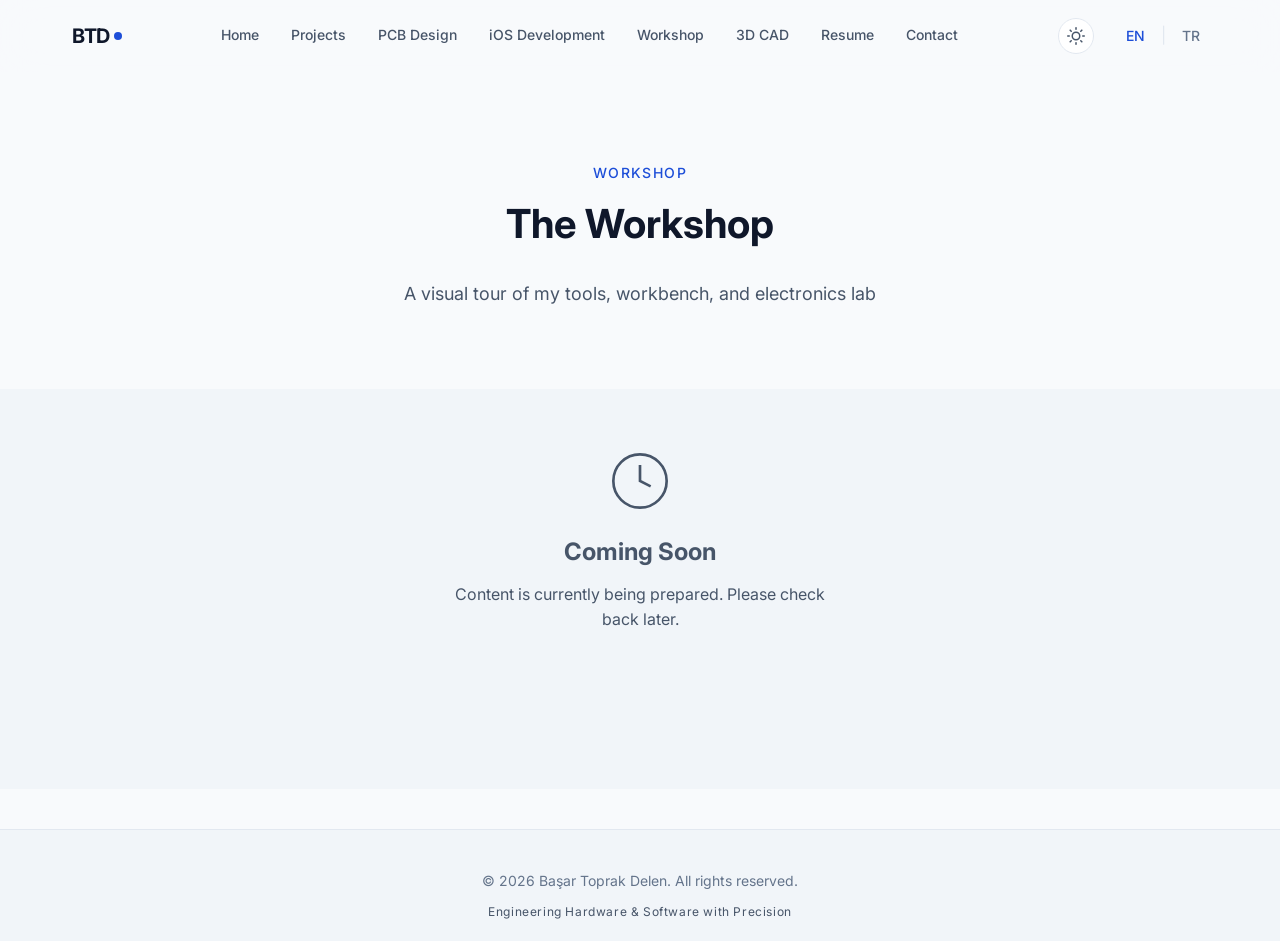
<file: workshop.html>
<!DOCTYPE html>
<html lang="en">

<head>
    <meta charset="UTF-8">
    <meta name="viewport" content="width=device-width, initial-scale=1.0">
    <title>Projects | Başar Toprak Delen</title>
    <meta name="description" content="Portfolio projects of Başar Toprak Delen - Embedded Systems & Robotics Engineer">

    <!-- OpenGraph SEO -->
    <meta property="og:title" content="Projects | Başar Toprak Delen">
    <meta property="og:description" content="Explore my embedded systems, robotics, and PCB design projects.">
    <meta property="og:type" content="website">

    <!-- Favicon -->
    <link rel="icon" type="image/svg+xml"
        href="data:image/svg+xml,<svg xmlns='http://www.w3.org/2000/svg' viewBox='0 0 100 100'><text y='.9em' font-size='90'>⚡</text></svg>">

    <!-- Google Fonts -->
    <link rel="preconnect" href="https://fonts.googleapis.com">
    <link rel="preconnect" href="https://fonts.gstatic.com" crossorigin>
    <link href="https://fonts.googleapis.com/css2?family=Inter:wght@300;400;500;600;700&display=swap" rel="stylesheet">

    <!-- Styles -->
    <link rel="stylesheet" href="styles.css">
    <style>
        /* Projects Page Specific Styles */
        .projects-page-hero {
            padding: 160px 0 80px;
            text-align: center;
        }

        .filters {
            display: flex;
            justify-content: center;
            gap: 12px;
            margin-bottom: 40px;
            flex-wrap: wrap;
        }

        .filter-btn {
            background: var(--color-bg-light);
            border: 1px solid var(--color-border);
            color: var(--color-text-secondary);
            padding: 8px 16px;
            border-radius: 20px;
            cursor: pointer;
            transition: all 0.3s ease;
            font-family: inherit;
        }

        .filter-btn.active,
        .filter-btn:hover {
            background: var(--color-primary);
            color: #fff;
            border-color: var(--color-primary);
        }
    </style>
</head>

<body>
    <!-- Header -->
    <header class="header" id="header">
        <div class="header-container">
            <a href="index.html" class="logo">
                <span class="logo-text">BTD</span>
                <span class="logo-dot"></span>
            </a>

            <nav class="nav">
                <a href="index.html" class="nav-link" data-i18n="nav.home">Home</a>
                <a href="projects.html" class="nav-link" data-i18n="nav.projects">Projects</a>
                <a href="pcb-circuit-design.html" class="nav-link" data-i18n="nav.pcb">PCB Design</a>
                <a href="ios-development.html" class="nav-link" data-i18n="nav.ios">iOS Development</a>
                <a href="workshop.html" class="nav-link active" data-i18n="nav.workshop">Workshop</a>
                <a href="3d-cad.html" class="nav-link" data-i18n="nav.cad">3D CAD</a>
                <a href="resume.html" class="nav-link" data-i18n="nav.resume">Resume</a>
                <a href="contact.html" class="nav-link" data-i18n="nav.contact">Contact</a>
            </nav>

            <div class="header-actions">
                <!-- Theme Toggle -->
                <button class="theme-toggle-btn" id="theme-toggle" aria-label="Toggle Dark/Light Mode">
                    <svg class="sun-icon" viewBox="0 0 24 24" style="display: none;">
                        <circle cx="12" cy="12" r="5"></circle>
                        <line x1="12" y1="1" x2="12" y2="3"></line>
                        <line x1="12" y1="21" x2="12" y2="23"></line>
                        <line x1="4.22" y1="4.22" x2="5.64" y2="5.64"></line>
                        <line x1="18.36" y1="18.36" x2="19.78" y2="19.78"></line>
                        <line x1="1" y1="12" x2="3" y2="12"></line>
                        <line x1="21" y1="12" x2="23" y2="12"></line>
                        <line x1="4.22" y1="19.78" x2="5.64" y2="18.36"></line>
                        <line x1="18.36" y1="5.64" x2="19.78" y2="4.22"></line>
                    </svg>
                    <svg class="moon-icon" viewBox="0 0 24 24">
                        <path d="M21 12.79A9 9 0 1 1 11.21 3 7 7 0 0 0 21 12.79z"></path>
                    </svg>
                </button>

                <div class="lang-toggle">
                    <button class="lang-btn active" data-lang="en">EN</button>
                    <span class="lang-divider">|</span>
                    <button class="lang-btn" data-lang="tr">TR</button>
                </div>
            </div>

            <button class="mobile-menu-btn" id="mobile-menu-btn" aria-label="Toggle menu">
                <span></span>
                <span></span>
                <span></span>
            </button>
        </div>
    </header>

    <!-- Mobile Navigation -->
    <div class="mobile-nav" id="mobile-nav">
        <nav class="mobile-nav-links">
            <a href="index.html" class="mobile-nav-link" data-i18n="nav.home">Home</a>
            <a href="projects.html" class="mobile-nav-link" data-i18n="nav.projects">Projects</a>
            <a href="pcb-circuit-design.html" class="mobile-nav-link" data-i18n="nav.pcb">PCB Design</a>
            <a href="ios-development.html" class="mobile-nav-link" data-i18n="nav.ios">iOS Development</a>
            <a href="workshop.html" class="mobile-nav-link active" data-i18n="nav.workshop">Workshop</a>
            <a href="3d-cad.html" class="mobile-nav-link" data-i18n="nav.cad">3D CAD</a>
            <a href="resume.html" class="mobile-nav-link" data-i18n="nav.resume">Resume</a>
            <a href="contact.html" class="mobile-nav-link" data-i18n="nav.contact">Contact</a>
        </nav>
    </div>

    <main>
        <section class="projects-page-hero">
            <div class="section-container">
                <span class="section-label" data-i18n="nav.workshop">Workshop</span>
                <h1 class="section-title" data-i18n="skills.workshop.title" style="margin-bottom: 24px;">The Workshop
                </h1>
                <p class="section-description" data-i18n="skills.workshop.description"
                    style="max-width: 600px; margin: 0 auto;">
                    A visual tour of my tools, workbench, and electronics lab
                </p>
            </div>
        </section>

        <!-- Projects Section -->
        <section class="projects" id="projects" style="padding-top: 0;">
            <div class="section-container">


                <div
                    style="display: flex; flex-direction: column; align-items: center; justify-content: center; padding: 60px 0; color: var(--color-text-secondary); text-align: center;">
                    <svg width="64" height="64" viewBox="0 0 24 24" fill="none" stroke="currentColor" stroke-width="1"
                        style="margin-bottom: 20px;">
                        <circle cx="12" cy="12" r="10"></circle>
                        <polyline points="12 6 12 12 16 14"></polyline>
                    </svg>
                    <h2 data-i18n="projects.comingSoon" style="font-size: 24px; color: var(--color-text);">Coming Soon
                    </h2>
                    <p data-i18n="projects.comingSoon.desc" style="margin-top: 10px; max-width: 400px;">Content is currently being prepared. Please check back later.</p>
                </div>
            </div>
        </section>
    </main>

    <!-- Footer -->
    <footer class="contact"
        style="padding: 40px 0 20px; text-align: center; border-top: 1px solid var(--color-border); margin-top: 40px;">
        <div class="section-container">
            <p class="copyright">© 2026 Başar Toprak Delen. <span data-i18n="footer.rights">All rights reserved.</span>
            </p>
            <p class="footer-tagline" data-i18n="footer.tagline"
                style="margin-top: 10px; color: var(--color-text-secondary);">Engineering Hardware & Software with
                Precision</p>
        </div>
    </footer>

    <!-- Scripts -->
    <script src="translations.js"></script>
    <script src="script.js"></script>

</body>

</html>
</file>
<file: styles.css>
/* ========================================
   Design Tokens
   ======================================== */
:root {
    /* Colors - Onyx & Sapphire (Dark Mode - Default) */
    --color-bg-primary: #050505;
    --color-bg-secondary: #0A0A0A;
    --color-bg-tertiary: #121212;
    --color-bg-card: #141414;
    --color-bg-card-hover: #1A1A1A;

    --color-accent: #2563EB;
    /* Sapphire Blue */
    --color-accent-hover: #3B82F6;
    --color-accent-glow: rgba(37, 99, 235, 0.3);
    --color-accent-subtle: rgba(37, 99, 235, 0.1);

    --color-text-primary: #F8FAFC;
    --color-text-secondary: #94A3B8;
    --color-text-tertiary: #64748B;

    --color-border: #262626;
    --color-border-hover: #404040;
}

/* Light Mode Overrides */
html[data-theme="light"] {
    --color-bg-primary: #F8FAFC;
    --color-bg-secondary: #F1F5F9;
    --color-bg-tertiary: #E2E8F0;
    --color-bg-card: #FFFFFF;
    --color-bg-card-hover: #F8FAFC;

    --color-accent: #1D4ED8;
    /* Deeper Blue for Light Mode Contrast */
    --color-accent-hover: #2563EB;
    --color-accent-glow: rgba(29, 78, 216, 0.2);
    --color-accent-subtle: rgba(29, 78, 216, 0.1);

    --color-text-primary: #0F172A;
    --color-text-secondary: #475569;
    --color-text-tertiary: #64748B;

    --color-border: #E2E8F0;
    --color-border-hover: #CBD5E1;
}

:root {
    /* Typography */
    --font-family: 'Inter', -apple-system, BlinkMacSystemFont, 'Segoe UI', Roboto, sans-serif;

    --font-size-xs: 0.75rem;
    --font-size-sm: 0.875rem;
    --font-size-base: 1rem;
    --font-size-lg: 1.125rem;
    --font-size-xl: 1.25rem;
    --font-size-2xl: 1.5rem;
    --font-size-3xl: 2rem;
    --font-size-4xl: 2.5rem;
    --font-size-5xl: 3rem;

    /* Spacing */
    --spacing-xs: 0.25rem;
    --spacing-sm: 0.5rem;
    --spacing-md: 1rem;
    --spacing-lg: 1.5rem;
    --spacing-xl: 2rem;
    --spacing-2xl: 3rem;
    --spacing-3xl: 4rem;
    --spacing-4xl: 6rem;

    /* Border Radius */
    --radius-sm: 4px;
    --radius-md: 8px;
    --radius-lg: 12px;
    --radius-xl: 16px;
    --radius-full: 9999px;

    /* Shadows */
    --shadow-sm: 0 1px 2px rgba(0, 0, 0, 0.3);
    --shadow-md: 0 4px 6px rgba(0, 0, 0, 0.4);
    --shadow-lg: 0 10px 25px rgba(0, 0, 0, 0.5);
    --shadow-glow: 0 0 30px var(--color-accent-glow);

    /* Transitions */
    --transition-fast: 150ms ease;
    --transition-normal: 300ms ease;
    --transition-slow: 500ms ease;

    /* Layout */
    --container-max: 1200px;
    --header-height: 72px;
}

/* ========================================
   Reset & Base
   ======================================== */
*,
*::before,
*::after {
    margin: 0;
    padding: 0;
    box-sizing: border-box;
}

html {
    scroll-behavior: smooth;
    -webkit-font-smoothing: antialiased;
    -moz-osx-font-smoothing: grayscale;
}

body {
    font-family: var(--font-family);
    font-size: var(--font-size-base);
    line-height: 1.6;
    color: var(--color-text-primary);
    background-color: var(--color-bg-primary);
    overflow-x: hidden;
}

a {
    color: inherit;
    text-decoration: none;
    transition: color var(--transition-fast);
}

img {
    max-width: 100%;
    height: auto;
    display: block;
}

button {
    font-family: inherit;
    font-size: inherit;
    border: none;
    background: none;
    cursor: pointer;
}

/* ========================================
   Utilities
   ======================================== */
.section-container {
    max-width: var(--container-max);
    margin: 0 auto;
    padding: 0 var(--spacing-xl);
}

/* ========================================
   Header
   ======================================== */
.header {
    position: fixed;
    top: 0;
    left: 0;
    right: 0;
    height: var(--header-height);
    background: rgba(13, 13, 13, 0.8);
    backdrop-filter: blur(20px);
    -webkit-backdrop-filter: blur(20px);
    border-bottom: 1px solid transparent;
    z-index: 1000;
    transition: all var(--transition-normal);
}

.header.scrolled {
    background: rgba(13, 13, 13, 0.95);
    border-bottom-color: var(--color-border);
}

.header-container {
    max-width: var(--container-max);
    margin: 0 auto;
    padding: 0 var(--spacing-xl);
    height: 100%;
    display: flex;
    align-items: center;
    justify-content: space-between;
}

/* Logo */
.logo {
    display: flex;
    align-items: center;
    gap: var(--spacing-xs);
    font-size: var(--font-size-xl);
    font-weight: 700;
    letter-spacing: -0.02em;
}

.logo-text {
    color: var(--color-text-primary);
}

.logo-dot {
    width: 8px;
    height: 8px;
    background: var(--color-accent);
    border-radius: 50%;
}

/* Navigation */
.nav {
    display: flex;
    gap: var(--spacing-xl);
}

.nav-link {
    font-size: var(--font-size-sm);
    font-weight: 500;
    color: var(--color-text-secondary);
    transition: color var(--transition-fast);
}

.nav-link:hover {
    color: var(--color-text-primary);
}

/* Header Actions */
.header-actions {
    display: flex;
    align-items: center;
    gap: var(--spacing-lg);
}

/* Language Toggle */
.lang-toggle {
    display: flex;
    align-items: center;
    gap: var(--spacing-sm);
}

.lang-btn {
    font-size: var(--font-size-sm);
    font-weight: 500;
    color: var(--color-text-tertiary);
    padding: var(--spacing-xs) var(--spacing-sm);
    border-radius: var(--radius-sm);
    transition: all var(--transition-fast);
}

.lang-btn:hover {
    color: var(--color-text-secondary);
}

.lang-btn.active {
    color: var(--color-accent);
}

.lang-divider {
    color: var(--color-border);
}

/* Buttons */
.btn {
    display: inline-flex;
    align-items: center;
    gap: var(--spacing-sm);
    padding: var(--spacing-sm) var(--spacing-lg);
    font-size: var(--font-size-sm);
    font-weight: 500;
    border-radius: var(--radius-md);
    transition: all var(--transition-fast);
}

.btn-primary {
    background: var(--color-accent);
    color: var(--color-text-primary);
}

.btn-primary:hover {
    background: var(--color-accent-hover);
    transform: translateY(-1px);
    box-shadow: var(--shadow-glow);
}

.btn-primary:disabled,
.btn-primary.disabled {
    opacity: 0.5;
    cursor: not-allowed;
    pointer-events: none;
}

.cv-btn svg {
    width: 16px;
    height: 16px;
}

/* Mobile Menu Button */
.mobile-menu-btn {
    display: none;
    flex-direction: column;
    gap: 5px;
    padding: var(--spacing-sm);
}

.mobile-menu-btn span {
    display: block;
    width: 24px;
    height: 2px;
    background: var(--color-text-primary);
    border-radius: 2px;
    transition: all var(--transition-fast);
}

.mobile-menu-btn.active span:nth-child(1) {
    transform: rotate(45deg) translate(5px, 5px);
}

.mobile-menu-btn.active span:nth-child(2) {
    opacity: 0;
}

.mobile-menu-btn.active span:nth-child(3) {
    transform: rotate(-45deg) translate(5px, -5px);
}

/* Mobile Navigation */
.mobile-nav {
    display: none;
    position: fixed;
    top: var(--header-height);
    left: 0;
    right: 0;
    bottom: 0;
    background: var(--color-bg-primary);
    padding: var(--spacing-xl);
    z-index: 999;
    opacity: 0;
    visibility: hidden;
    transition: all var(--transition-normal);
}

.mobile-nav.active {
    opacity: 1;
    visibility: visible;
}

.mobile-nav-links {
    display: flex;
    flex-direction: column;
    gap: var(--spacing-lg);
}

.mobile-nav-link {
    font-size: var(--font-size-xl);
    font-weight: 500;
    color: var(--color-text-primary);
}

.mobile-cv {
    margin-top: var(--spacing-lg);
    justify-content: center;
}

/* ========================================
   Hero Section
   ======================================== */
.hero {
    min-height: 100vh;
    display: flex;
    flex-direction: column;
    justify-content: center;
    padding-top: var(--header-height);
    background:
        radial-gradient(ellipse at 20% 50%, var(--color-accent-subtle) 0%, transparent 50%),
        var(--color-bg-primary);
}

.hero-container {
    max-width: var(--container-max);
    margin: 0 auto;
    padding: var(--spacing-3xl) var(--spacing-xl);
    display: grid;
    grid-template-columns: 1fr 1fr;
    gap: var(--spacing-4xl);
    align-items: center;
}

.hero-content {
    max-width: 600px;
}

/* Hero Badge */
.hero-badge {
    display: inline-flex;
    align-items: center;
    gap: var(--spacing-sm);
    padding: var(--spacing-xs) var(--spacing-md);
    background: var(--color-accent-subtle);
    border: 1px solid var(--color-accent);
    border-radius: var(--radius-full);
    font-size: var(--font-size-sm);
    color: var(--color-accent);
    margin-bottom: var(--spacing-lg);
}

.badge-dot {
    width: 8px;
    height: 8px;
    background: var(--color-accent);
    border-radius: 50%;
    animation: pulse 2s infinite;
}

@keyframes pulse {

    0%,
    100% {
        opacity: 1;
    }

    50% {
        opacity: 0.5;
    }
}

/* Hero Title */
.hero-title {
    font-size: var(--font-size-5xl);
    font-weight: 700;
    line-height: 1.1;
    margin-bottom: var(--spacing-md);
}

.hero-title span {
    display: block;
}

.hero-title span:first-child {
    font-size: var(--font-size-xl);
    font-weight: 400;
    color: var(--color-text-secondary);
    margin-bottom: var(--spacing-xs);
}

.hero-name {
    background: linear-gradient(135deg, var(--color-text-primary) 0%, var(--color-accent) 100%);
    -webkit-background-clip: text;
    -webkit-text-fill-color: transparent;
    background-clip: text;
}

.hero-subtitle {
    font-size: var(--font-size-lg);
    color: var(--color-text-secondary);
    margin-bottom: var(--spacing-md);
}

.hero-description {
    font-size: var(--font-size-base);
    color: var(--color-text-secondary);
    margin-bottom: var(--spacing-xl);
    line-height: 1.7;
}

/* Hero Tags */
.hero-tags {
    display: flex;
    flex-wrap: wrap;
    gap: var(--spacing-sm);
    margin-bottom: var(--spacing-xl);
}

.tag {
    padding: var(--spacing-xs) var(--spacing-md);
    background: var(--color-bg-card);
    border: 1px solid var(--color-border);
    border-radius: var(--radius-full);
    font-size: var(--font-size-sm);
    color: var(--color-text-secondary);
}

/* Hero Actions */
.hero-actions {
    display: flex;
    align-items: center;
    gap: var(--spacing-xl);
}

.hero-social {
    display: flex;
    gap: var(--spacing-md);
}

.social-link {
    display: flex;
    align-items: center;
    justify-content: center;
    width: 40px;
    height: 40px;
    background: var(--color-bg-card);
    border: 1px solid var(--color-border);
    border-radius: var(--radius-md);
    color: var(--color-text-secondary);
    transition: all var(--transition-fast);
}

.social-link:hover {
    background: var(--color-bg-card-hover);
    border-color: var(--color-accent);
    color: var(--color-accent);
    transform: translateY(-2px);
}

/* Hero Visual */
.hero-visual {
    display: flex;
    justify-content: center;
    align-items: center;
}

.hero-card {
    position: relative;
    width: 100%;
    max-width: 400px;
}

.card-glow {
    position: absolute;
    inset: -20px;
    background: radial-gradient(ellipse at center, var(--color-accent-glow) 0%, transparent 70%);
    filter: blur(40px);
    opacity: 0.5;
    z-index: -1;
}

.card-content {
    background: var(--color-bg-card);
    border: 1px solid var(--color-border);
    border-radius: var(--radius-lg);
    overflow: hidden;
}

.terminal-header {
    display: flex;
    gap: var(--spacing-sm);
    padding: var(--spacing-md);
    background: var(--color-bg-tertiary);
    border-bottom: 1px solid var(--color-border);
}

.terminal-dot {
    width: 12px;
    height: 12px;
    border-radius: 50%;
}

.terminal-dot.red {
    background: #FF5F56;
}

.terminal-dot.yellow {
    background: #FFBD2E;
}

.terminal-dot.green {
    background: #27CA40;
}

.terminal-body {
    padding: var(--spacing-lg);
    font-family: 'SF Mono', 'Fira Code', monospace;
    font-size: var(--font-size-sm);
    line-height: 1.8;
}

.terminal-prompt {
    color: var(--color-accent);
}

.terminal-cmd {
    color: var(--color-text-primary);
}

.terminal-output {
    color: var(--color-text-secondary);
    padding-left: var(--spacing-lg);
}

.terminal-cursor {
    animation: blink 1s step-end infinite;
}

@keyframes blink {

    0%,
    100% {
        opacity: 1;
    }

    50% {
        opacity: 0;
    }
}

/* Scroll Indicator */
.scroll-indicator {
    display: flex;
    flex-direction: column;
    align-items: center;
    gap: var(--spacing-sm);
    padding-bottom: var(--spacing-xl);
    color: var(--color-text-tertiary);
    font-size: var(--font-size-sm);
}

.scroll-arrow {
    animation: bounce 2s infinite;
}

@keyframes bounce {

    0%,
    20%,
    50%,
    80%,
    100% {
        transform: translateY(0);
    }

    40% {
        transform: translateY(10px);
    }

    60% {
        transform: translateY(5px);
    }
}

/* ========================================
   Projects Section
   ======================================== */
.projects {
    padding: var(--spacing-4xl) 0;
    background: var(--color-bg-secondary);
}

.section-header {
    text-align: center;
    margin-bottom: var(--spacing-3xl);
}

.section-label {
    display: inline-block;
    font-size: var(--font-size-sm);
    font-weight: 500;
    color: var(--color-accent);
    text-transform: uppercase;
    letter-spacing: 0.1em;
    margin-bottom: var(--spacing-sm);
}

.section-title {
    font-size: var(--font-size-4xl);
    font-weight: 700;
    margin-bottom: var(--spacing-md);
}

.section-description {
    font-size: var(--font-size-lg);
    color: var(--color-text-secondary);
    max-width: 600px;
    margin: 0 auto;
}

/* Projects Grid */
.projects-grid {
    display: grid;
    grid-template-columns: repeat(2, 1fr);
    gap: var(--spacing-xl);
}

/* Project Card */
.project-card {
    background: var(--color-bg-card);
    border: 1px solid var(--color-border);
    border-radius: var(--radius-xl);
    overflow: hidden;
    transition: all var(--transition-normal);
}

.project-card:hover {
    border-color: var(--color-border-hover);
    transform: translateY(-4px);
    box-shadow: var(--shadow-lg);
}

.project-card.featured {
    grid-column: span 2;
    display: grid;
    grid-template-columns: 1.2fr 1fr;
}

.project-card.featured .project-image {
    height: 100%;
    min-height: 400px;
}

/* Project Image */
.project-image {
    position: relative;
    height: 240px;
    background: var(--color-bg-tertiary);
    overflow: hidden;
}

.image-carousel {
    position: relative;
    width: 100%;
    height: 100%;
}

.carousel-img {
    position: absolute;
    inset: 0;
    width: 100%;
    height: 100%;
    object-fit: cover;
    opacity: 0;
    transition: opacity var(--transition-normal);
}

.carousel-img.active {
    opacity: 1;
}

.carousel-dots {
    position: absolute;
    bottom: var(--spacing-md);
    left: 50%;
    transform: translateX(-50%);
    display: flex;
    gap: var(--spacing-sm);
}

.carousel-dots .dot {
    width: 8px;
    height: 8px;
    background: rgba(255, 255, 255, 0.3);
    border-radius: 50%;
    transition: all var(--transition-fast);
    cursor: pointer;
}

.carousel-dots .dot.active {
    background: var(--color-accent);
    transform: scale(1.2);
}

.project-badge {
    position: absolute;
    top: var(--spacing-md);
    left: var(--spacing-md);
    padding: var(--spacing-xs) var(--spacing-md);
    background: var(--color-accent);
    border-radius: var(--radius-full);
    font-size: var(--font-size-xs);
    font-weight: 600;
    color: var(--color-text-primary);
    text-transform: uppercase;
    letter-spacing: 0.05em;
}

/* Project Placeholder */
.project-placeholder {
    display: flex;
    flex-direction: column;
    align-items: center;
    justify-content: center;
    height: 100%;
    color: var(--color-text-tertiary);
}

.placeholder-icon {
    margin-bottom: var(--spacing-md);
    opacity: 0.5;
}

.placeholder-text {
    font-size: var(--font-size-sm);
}

/* Card Video Preview */
.card-video-preview {
    position: absolute;
    inset: 0;
    width: 100%;
    height: 100%;
    object-fit: cover;
}

.video-play-overlay {
    position: absolute;
    inset: 0;
    display: flex;
    align-items: center;
    justify-content: center;
    background: rgba(0, 0, 0, 0.3);
    color: rgba(255, 255, 255, 0.8);
    transition: all var(--transition-fast);
}

.project-card:hover .video-play-overlay {
    background: rgba(0, 0, 0, 0.5);
    color: var(--color-accent);
}

/* Coming Soon Overlay */
.coming-soon-overlay {
    display: flex;
    align-items: center;
    justify-content: center;
    height: 100%;
    background:
        linear-gradient(135deg, var(--color-bg-tertiary) 0%, var(--color-bg-card) 100%);
}

.coming-soon-content {
    display: flex;
    flex-direction: column;
    align-items: center;
    gap: var(--spacing-md);
    color: var(--color-text-tertiary);
}

.coming-soon-content svg {
    opacity: 0.5;
}

/* Project Content */
.project-content {
    padding: var(--spacing-xl);
}

.project-header {
    display: flex;
    justify-content: space-between;
    align-items: center;
    margin-bottom: var(--spacing-md);
}

.project-category {
    font-size: var(--font-size-xs);
    font-weight: 500;
    color: var(--color-accent);
    text-transform: uppercase;
    letter-spacing: 0.05em;
}

.project-year {
    font-size: var(--font-size-sm);
    color: var(--color-text-tertiary);
}

.project-title {
    font-size: var(--font-size-xl);
    font-weight: 600;
    margin-bottom: var(--spacing-md);
}

.project-description {
    font-size: var(--font-size-sm);
    color: var(--color-text-secondary);
    line-height: 1.7;
    margin-bottom: var(--spacing-lg);
}

/* Tech Tags */
.project-tech {
    display: flex;
    flex-wrap: wrap;
    gap: var(--spacing-sm);
    margin-bottom: var(--spacing-lg);
}

.tech-tag {
    padding: var(--spacing-xs) var(--spacing-sm);
    background: var(--color-bg-tertiary);
    border-radius: var(--radius-sm);
    font-size: var(--font-size-xs);
    color: var(--color-text-secondary);
}

/* Project Links */
.project-links {
    display: flex;
    gap: var(--spacing-md);
}

.project-link {
    display: inline-flex;
    align-items: center;
    gap: var(--spacing-sm);
    font-size: var(--font-size-sm);
    font-weight: 500;
    color: var(--color-text-secondary);
    transition: color var(--transition-fast);
}

.project-link:hover {
    color: var(--color-accent);
}

/* Coming Soon Card */
.project-card.coming-soon {
    opacity: 0.7;
}

.project-card.coming-soon:hover {
    transform: none;
    box-shadow: none;
}

/* ========================================
   About Section
   ======================================== */
.about-section {
    padding: var(--spacing-4xl) 0;
    background: var(--color-bg-primary);
}

.about-content {
    max-width: 800px;
    margin: 0 auto;
}

.about-bio {
    font-size: var(--font-size-lg);
    color: var(--color-text-secondary);
    line-height: 1.8;
    margin-bottom: var(--spacing-2xl);
    text-align: center;
}

.about-skills {
    margin-bottom: var(--spacing-2xl);
}

.about-skills h3 {
    font-size: var(--font-size-xl);
    font-weight: 600;
    margin-bottom: var(--spacing-lg);
    text-align: center;
    color: var(--color-accent);
}

.skills-grid {
    display: grid;
    grid-template-columns: repeat(3, 1fr);
    gap: var(--spacing-md);
}

.skill-item {
    display: flex;
    align-items: flex-start;
    gap: var(--spacing-md);
    padding: var(--spacing-md);
    background: var(--color-bg-card);
    border: 1px solid var(--color-border);
    border-radius: var(--radius-md);
    transition: all var(--transition-fast);
}

.skill-item:hover {
    border-color: var(--color-border-hover);
}

.skill-icon {
    font-size: 1.5rem;
    flex-shrink: 0;
}

.skill-item strong {
    display: block;
    font-size: var(--font-size-sm);
    font-weight: 600;
    margin-bottom: var(--spacing-xs);
}

.skill-item span {
    font-size: var(--font-size-xs);
    color: var(--color-text-tertiary);
}

.about-projects {
    text-align: center;
}

.about-projects h3 {
    font-size: var(--font-size-xl);
    font-weight: 600;
    margin-bottom: var(--spacing-lg);
    color: var(--color-accent);
}

.project-list {
    list-style: none;
    display: flex;
    justify-content: center;
    flex-wrap: wrap;
    gap: var(--spacing-md);
}

.project-list li {
    padding: var(--spacing-sm) var(--spacing-lg);
    background: var(--color-bg-card);
    border: 1px solid var(--color-border);
    border-radius: var(--radius-full);
    font-size: var(--font-size-sm);
    color: var(--color-text-secondary);
}

/* ========================================
   Skills & Tools Section
   ======================================== */
.skills-section {
    padding: var(--spacing-3xl) 0;
    background: var(--color-bg-secondary);
}

.skills-tools-grid {
    display: grid;
    grid-template-columns: repeat(3, 1fr);
    gap: var(--spacing-xl);
}

.tool-card {
    display: flex;
    flex-direction: column;
    align-items: center;
    text-align: center;
    padding: var(--spacing-xl);
    background: var(--color-bg-card);
    border: 1px solid var(--color-border);
    border-radius: var(--radius-xl);
    transition: all var(--transition-normal);
}

.tool-card:hover {
    border-color: var(--color-border-hover);
    transform: translateY(-4px);
}

.tool-icon {
    display: flex;
    align-items: center;
    justify-content: center;
    width: 70px;
    height: 70px;
    background: var(--color-accent-subtle);
    border-radius: var(--radius-lg);
    color: var(--color-accent);
    margin-bottom: var(--spacing-md);
}

.tool-title {
    font-size: var(--font-size-lg);
    font-weight: 600;
    margin-bottom: var(--spacing-sm);
}

.tool-description {
    font-size: var(--font-size-sm);
    color: var(--color-text-secondary);
    margin-bottom: var(--spacing-md);
    line-height: 1.6;
}

.tool-tags {
    display: flex;
    flex-wrap: wrap;
    justify-content: center;
    gap: var(--spacing-xs);
    margin-bottom: var(--spacing-md);
}

.tool-tags span {
    padding: var(--spacing-xs) var(--spacing-sm);
    background: var(--color-bg-tertiary);
    border-radius: var(--radius-sm);
    font-size: var(--font-size-xs);
    color: var(--color-text-secondary);
}

.tool-badge {
    display: inline-block;
    padding: var(--spacing-xs) var(--spacing-md);
    background: var(--color-bg-tertiary);
    border-radius: var(--radius-full);
    font-size: var(--font-size-xs);
    font-weight: 500;
    color: var(--color-text-tertiary);
    text-transform: uppercase;
    letter-spacing: 0.05em;
}

/* Responsive for About & Skills */
@media (max-width: 768px) {
    .skills-grid {
        grid-template-columns: repeat(2, 1fr);
    }

    .skills-tools-grid {
        grid-template-columns: 1fr;
    }
}

@media (max-width: 480px) {
    .skills-grid {
        grid-template-columns: 1fr;
    }
}

/* ========================================
   Contact Section
   ======================================== */
.contact {
    padding: var(--spacing-4xl) 0 var(--spacing-2xl);
    background: var(--color-bg-secondary);
    border-top: 1px solid var(--color-border);
}

.contact-content {
    text-align: center;
    margin-bottom: var(--spacing-3xl);
}

.contact-title {
    font-size: var(--font-size-3xl);
    font-weight: 700;
    margin-bottom: var(--spacing-md);
}

.contact-description {
    font-size: var(--font-size-lg);
    color: var(--color-text-secondary);
    max-width: 500px;
    margin: 0 auto var(--spacing-xl);
}

.contact-links {
    display: flex;
    justify-content: center;
    gap: var(--spacing-xl);
    margin-bottom: var(--spacing-xl);
}

.contact-link {
    display: flex;
    flex-direction: column;
    align-items: center;
    gap: var(--spacing-sm);
    padding: var(--spacing-lg);
    background: var(--color-bg-card);
    border: 1px solid var(--color-border);
    border-radius: var(--radius-lg);
    color: var(--color-text-secondary);
    transition: all var(--transition-fast);
    min-width: 120px;
}

.contact-link:hover {
    background: var(--color-bg-card-hover);
    border-color: var(--color-accent);
    color: var(--color-accent);
    transform: translateY(-4px);
}

.contact-link span {
    font-size: var(--font-size-sm);
    font-weight: 500;
}

.contact-cv {
    margin-top: var(--spacing-md);
}

/* Footer Bottom */
.footer-bottom {
    text-align: center;
    padding-top: var(--spacing-xl);
    border-top: 1px solid var(--color-border);
}

.copyright {
    font-size: var(--font-size-sm);
    color: var(--color-text-tertiary);
    margin-bottom: var(--spacing-sm);
}

.footer-tagline {
    font-size: var(--font-size-xs);
    color: var(--color-text-tertiary);
    letter-spacing: 0.05em;
}

/* ========================================
   Responsive Design
   ======================================== */
@media (max-width: 1024px) {
    .hero-container {
        grid-template-columns: 1fr;
        gap: var(--spacing-3xl);
    }

    .hero-visual {
        order: -1;
    }

    .hero-card {
        max-width: 350px;
    }

    .project-card.featured {
        grid-column: span 1;
        display: block;
    }

    .project-card.featured .project-image {
        min-height: 240px;
    }
}

@media (max-width: 768px) {
    :root {
        --font-size-5xl: 2.5rem;
        --font-size-4xl: 2rem;
        --font-size-3xl: 1.75rem;
    }

    .nav {
        display: none;
    }

    .header-actions .cv-btn {
        display: none;
    }

    .mobile-menu-btn {
        display: flex;
    }

    .mobile-nav {
        display: block;
    }

    .hero-container {
        padding: var(--spacing-xl);
    }

    .hero-tags {
        justify-content: center;
    }

    .hero-actions {
        flex-direction: column;
        align-items: stretch;
    }

    .hero-actions .btn {
        justify-content: center;
    }

    .hero-social {
        justify-content: center;
    }

    .projects-grid {
        grid-template-columns: 1fr;
    }

    .project-card.featured {
        grid-column: span 1;
    }

    .coming-soon-grid {
        grid-template-columns: 1fr;
    }

    .contact-links {
        flex-wrap: wrap;
    }

    .contact-link {
        min-width: 100px;
    }
}

@media (max-width: 480px) {
    .section-container {
        padding: 0 var(--spacing-md);
    }

    .hero-card {
        max-width: 100%;
    }

    .contact-links {
        flex-direction: column;
        align-items: center;
    }

    .contact-link {
        width: 100%;
        max-width: 200px;
    }
}

/* ========================================
   Project Modals
   ======================================== */

/* Clickable project cards */
.project-card[data-modal] {
    cursor: pointer;
}

.project-card[data-modal]::after {
    content: '';
    position: absolute;
    inset: 0;
    border-radius: var(--radius-xl);
    background: transparent;
    transition: background var(--transition-fast);
    pointer-events: none;
}

.project-card[data-modal]:hover::after {
    background: rgba(178, 34, 52, 0.03);
}

/* Modal Overlay */
.modal-overlay {
    position: fixed;
    inset: 0;
    background: rgba(0, 0, 0, 0.8);
    backdrop-filter: blur(8px);
    -webkit-backdrop-filter: blur(8px);
    z-index: 2000;
    opacity: 0;
    visibility: hidden;
    transition: all var(--transition-normal);
}

.modal-overlay.active {
    opacity: 1;
    visibility: visible;
}

/* Project Modal */
.project-modal {
    position: fixed;
    top: 50%;
    left: 50%;
    transform: translate(-50%, -50%) scale(0.9);
    width: 90%;
    max-width: 800px;
    max-height: 90vh;
    background: var(--color-bg-card);
    border: 1px solid var(--color-border);
    border-radius: var(--radius-xl);
    z-index: 2001;
    opacity: 0;
    visibility: hidden;
    overflow: hidden;
    transition: all var(--transition-normal);
}

.project-modal.active {
    opacity: 1;
    visibility: visible;
    transform: translate(-50%, -50%) scale(1);
}

.modal-container {
    max-height: 90vh;
    overflow-y: auto;
    scrollbar-width: thin;
    scrollbar-color: var(--color-border) transparent;
}

.modal-container::-webkit-scrollbar {
    width: 6px;
}

.modal-container::-webkit-scrollbar-thumb {
    background: var(--color-border);
    border-radius: 3px;
}

/* Modal Close Button */
.modal-close {
    position: absolute;
    top: var(--spacing-md);
    right: var(--spacing-md);
    width: 40px;
    height: 40px;
    display: flex;
    align-items: center;
    justify-content: center;
    background: var(--color-bg-tertiary);
    border: 1px solid var(--color-border);
    border-radius: var(--radius-md);
    color: var(--color-text-secondary);
    cursor: pointer;
    z-index: 10;
    transition: all var(--transition-fast);
}

.modal-close:hover {
    background: var(--color-accent);
    border-color: var(--color-accent);
    color: var(--color-text-primary);
}

/* Modal Header */
.modal-header {
    padding: var(--spacing-xl) var(--spacing-xl) 0;
}

.modal-category {
    display: inline-block;
    font-size: var(--font-size-xs);
    font-weight: 500;
    color: var(--color-accent);
    text-transform: uppercase;
    letter-spacing: 0.1em;
    margin-bottom: var(--spacing-sm);
}

.modal-title {
    font-size: var(--font-size-2xl);
    font-weight: 700;
    margin-bottom: 0;
}

/* Modal Gallery */
.modal-gallery {
    position: relative;
    height: 300px;
    margin: var(--spacing-lg) var(--spacing-xl);
    border-radius: var(--radius-lg);
    overflow: hidden;
    background: var(--color-bg-tertiary);
}

.modal-gallery .modal-img {
    position: absolute;
    inset: 0;
    width: 100%;
    height: 100%;
    object-fit: contain;
    background: var(--color-bg-tertiary);
    opacity: 0;
    transition: opacity var(--transition-normal);
}

.modal-gallery .modal-img.active {
    opacity: 1;
}

.modal-gallery-nav {
    position: absolute;
    bottom: var(--spacing-md);
    left: 50%;
    transform: translateX(-50%);
    display: flex;
    gap: var(--spacing-sm);
}

.gallery-dot {
    width: 10px;
    height: 10px;
    background: rgba(255, 255, 255, 0.3);
    border: none;
    border-radius: 50%;
    cursor: pointer;
    transition: all var(--transition-fast);
}

.gallery-dot.active {
    background: var(--color-accent);
    transform: scale(1.2);
}

.gallery-dot:hover {
    background: rgba(255, 255, 255, 0.5);
}

.gallery-dot.active:hover {
    background: var(--color-accent);
}

/* Modal Video Link */
.modal-video {
    text-align: center;
    padding: 0 var(--spacing-xl) var(--spacing-md);
}

.embedded-video {
    width: 100%;
    max-width: 100%;
    max-height: 300px;
    border-radius: var(--radius-md);
    background: var(--color-bg-tertiary);
    object-fit: contain;
}

.video-link {
    display: inline-flex;
    align-items: center;
    gap: var(--spacing-sm);
    padding: var(--spacing-sm) var(--spacing-lg);
    background: var(--color-accent-subtle);
    border: 1px solid var(--color-accent);
    border-radius: var(--radius-full);
    color: var(--color-accent);
    font-size: var(--font-size-sm);
    font-weight: 500;
    transition: all var(--transition-fast);
}

.video-link:hover {
    background: var(--color-accent);
    color: var(--color-text-primary);
}

/* Placeholder Gallery */
.placeholder-gallery {
    display: flex;
    align-items: center;
    justify-content: center;
}

.modal-placeholder {
    display: flex;
    flex-direction: column;
    align-items: center;
    gap: var(--spacing-md);
    color: var(--color-text-tertiary);
}

.modal-placeholder svg {
    opacity: 0.5;
}

/* Modal Content */
.modal-content {
    padding: 0 var(--spacing-xl);
}

.modal-section {
    margin-bottom: var(--spacing-xl);
}

.modal-section h3 {
    font-size: var(--font-size-lg);
    font-weight: 600;
    color: var(--color-accent);
    margin-bottom: var(--spacing-md);
}

.modal-section>p {
    color: var(--color-text-secondary);
    line-height: 1.7;
}

/* Modal Features List */
.modal-features {
    list-style: none;
    display: grid;
    grid-template-columns: repeat(2, 1fr);
    gap: var(--spacing-md);
}

.modal-features li {
    display: flex;
    gap: var(--spacing-md);
    padding: var(--spacing-md);
    background: var(--color-bg-tertiary);
    border-radius: var(--radius-md);
}

.feature-icon {
    font-size: 1.5rem;
    flex-shrink: 0;
}

.modal-features li strong {
    display: block;
    font-size: var(--font-size-sm);
    font-weight: 600;
    margin-bottom: var(--spacing-xs);
}

.modal-features li p {
    font-size: var(--font-size-xs);
    color: var(--color-text-secondary);
    margin: 0;
    line-height: 1.5;
}

/* Tech Grid */
.modal-tech-grid {
    display: grid;
    grid-template-columns: repeat(2, 1fr);
    gap: var(--spacing-md);
}

.tech-item {
    padding: var(--spacing-md);
    background: var(--color-bg-tertiary);
    border-radius: var(--radius-md);
}

.tech-label {
    display: block;
    font-size: var(--font-size-xs);
    font-weight: 500;
    color: var(--color-text-tertiary);
    text-transform: uppercase;
    letter-spacing: 0.05em;
    margin-bottom: var(--spacing-sm);
}

.tech-item .tech-tags {
    display: flex;
    flex-wrap: wrap;
    gap: var(--spacing-xs);
}

.tech-item .tech-tags span {
    padding: var(--spacing-xs) var(--spacing-sm);
    background: var(--color-bg-card);
    border-radius: var(--radius-sm);
    font-size: var(--font-size-xs);
    color: var(--color-text-secondary);
}

/* Wiring Table */
.wiring-table {
    overflow-x: auto;
}

.wiring-table table {
    width: 100%;
    border-collapse: collapse;
    font-size: var(--font-size-sm);
}

.wiring-table th,
.wiring-table td {
    padding: var(--spacing-sm) var(--spacing-md);
    text-align: left;
    border-bottom: 1px solid var(--color-border);
}

.wiring-table th {
    font-weight: 600;
    color: var(--color-text-primary);
    background: var(--color-bg-tertiary);
}

.wiring-table td {
    color: var(--color-text-secondary);
}

.wiring-table tr:last-child td {
    border-bottom: none;
}

/* Modal Footer */
.modal-footer {
    padding: var(--spacing-lg) var(--spacing-xl) var(--spacing-xl);
    display: flex;
    justify-content: center;
}

/* Modal Responsive */
@media (max-width: 768px) {
    .project-modal {
        width: 95%;
        max-height: 85vh;
    }

    .modal-gallery {
        height: 200px;
        margin: var(--spacing-md);
    }

    .modal-features {
        grid-template-columns: 1fr;
    }

    .modal-tech-grid {
        grid-template-columns: 1fr;
    }

    .modal-header,
    .modal-content,
    .modal-footer {
        padding-left: var(--spacing-md);
        padding-right: var(--spacing-md);
    }
}
/* ========================================
   Theme Toggle Button & Light/Dark Mode Specifics
   ======================================== */
.theme-toggle-btn {
    display: flex;
    align-items: center;
    justify-content: center;
    width: 36px;
    height: 36px;
    border-radius: var(--radius-full);
    background: var(--color-bg-card);
    border: 1px solid var(--color-border);
    color: var(--color-text-secondary);
    cursor: pointer;
    transition: all var(--transition-fast);
}

.theme-toggle-btn:hover {
    color: var(--color-accent);
    border-color: var(--color-accent);
    box-shadow: var(--shadow-glow);
}

.theme-toggle-btn svg {
    width: 18px;
    height: 18px;
    fill: none;
    stroke: currentColor;
    stroke-width: 2;
    stroke-linecap: round;
    stroke-linejoin: round;
}

/* Base Light Mode Image Filtering so bright images don't glare */
html[data-theme="light"] img:not(.carousel-img) {
    opacity: 0.95;
}
html[data-theme="light"] .hero-card img {
    mix-blend-mode: normal;
}
html[data-theme="light"] .card-glow {
    opacity: 0.15;
}

/* Light Mode - Header */
html[data-theme="light"] .header {
    background: rgba(248, 250, 252, 0.85);
}
html[data-theme="light"] .header.scrolled {
    background: rgba(248, 250, 252, 0.95);
}

/* Light Mode - Mobile Nav */
html[data-theme="light"] .mobile-nav {
    background: var(--color-bg-primary);
}

/* Light Mode - Shadows */
html[data-theme="light"] .service-card,
html[data-theme="light"] .card-content,
html[data-theme="light"] .tool-card,
html[data-theme="light"] .project-card {
    box-shadow: 0 1px 3px rgba(0, 0, 0, 0.08);
}

/* Light Mode - Tags */
html[data-theme="light"] .tag {
    background: rgba(29, 78, 216, 0.08);
    color: var(--color-accent);
}

/* Light Mode - Mobile Menu Button */
html[data-theme="light"] .mobile-menu-btn span {
    background: var(--color-text-primary);
}


/* ========================================
   What I Do Section (New Index Design)
   ======================================== */
.what-i-do {
    padding: var(--spacing-4xl) 0;
    background: var(--color-bg-primary);
}

.services-grid {
    display: grid;
    grid-template-columns: repeat(auto-fit, minmax(300px, 1fr));
    gap: var(--spacing-xl);
    margin-top: var(--spacing-2xl);
}

.service-card {
    background: var(--color-bg-card);
    border: 1px solid var(--color-border);
    border-radius: var(--radius-xl);
    padding: var(--spacing-2xl) var(--spacing-xl);
    transition: all var(--transition-normal);
    text-align: left;
}

.service-card:hover {
    transform: translateY(-8px);
    border-color: var(--color-accent);
    box-shadow: 0 10px 30px rgba(0,0,0,0.15);
}

html[data-theme="light"] .service-card:hover {
    box-shadow: 0 10px 30px rgba(37, 99, 235, 0.1);
}

.service-icon {
    width: 60px;
    height: 60px;
    background: var(--color-accent-subtle);
    color: var(--color-accent);
    border-radius: var(--radius-lg);
    display: flex;
    align-items: center;
    justify-content: center;
    margin-bottom: var(--spacing-lg);
}

.service-icon svg {
    width: 32px;
    height: 32px;
}

.service-title {
    font-size: var(--font-size-xl);
    color: var(--color-text-primary);
    margin-bottom: var(--spacing-sm);
    font-weight: 600;
}

.service-desc {
    color: var(--color-text-secondary);
    line-height: 1.6;
    margin-bottom: var(--spacing-lg);
}

.service-link {
    color: var(--color-accent);
    font-weight: 500;
    display: inline-flex;
    align-items: center;
    gap: 8px;
    font-size: var(--font-size-sm);
    transition: var(--transition-fast);
}

.service-link:hover {
    gap: 12px;
    color: var(--color-accent-hover);
}

/* ========================================
   Split Screen Project Card (New Index Design)
   ======================================== */
.project-split {
    display: grid;
    grid-template-columns: 1fr 1fr;
    gap: 0;
    background: var(--color-bg-card);
    border: 1px solid var(--color-border);
    border-radius: var(--radius-xl);
    overflow: hidden;
    margin-bottom: var(--spacing-2xl);
    transition: all var(--transition-normal);
}

.project-split:hover {
    border-color: var(--color-border-hover);
    transform: scale(1.01);
    box-shadow: var(--shadow-lg);
}

.project-split-img {
    height: 100%;
    min-height: 400px;
    position: relative;
}

.project-split-img img {
    width: 100%;
    height: 100%;
    object-fit: cover;
    position: absolute;
    inset: 0;
}

.project-split-content {
    padding: var(--spacing-3xl);
    display: flex;
    flex-direction: column;
    justify-content: center;
}

@media (max-width: 992px) {
    .project-split {
        grid-template-columns: 1fr;
    }
    .project-split-img {
        min-height: 300px;
    }
    .project-split-content {
        padding: var(--spacing-xl);
    }
}
</file>
